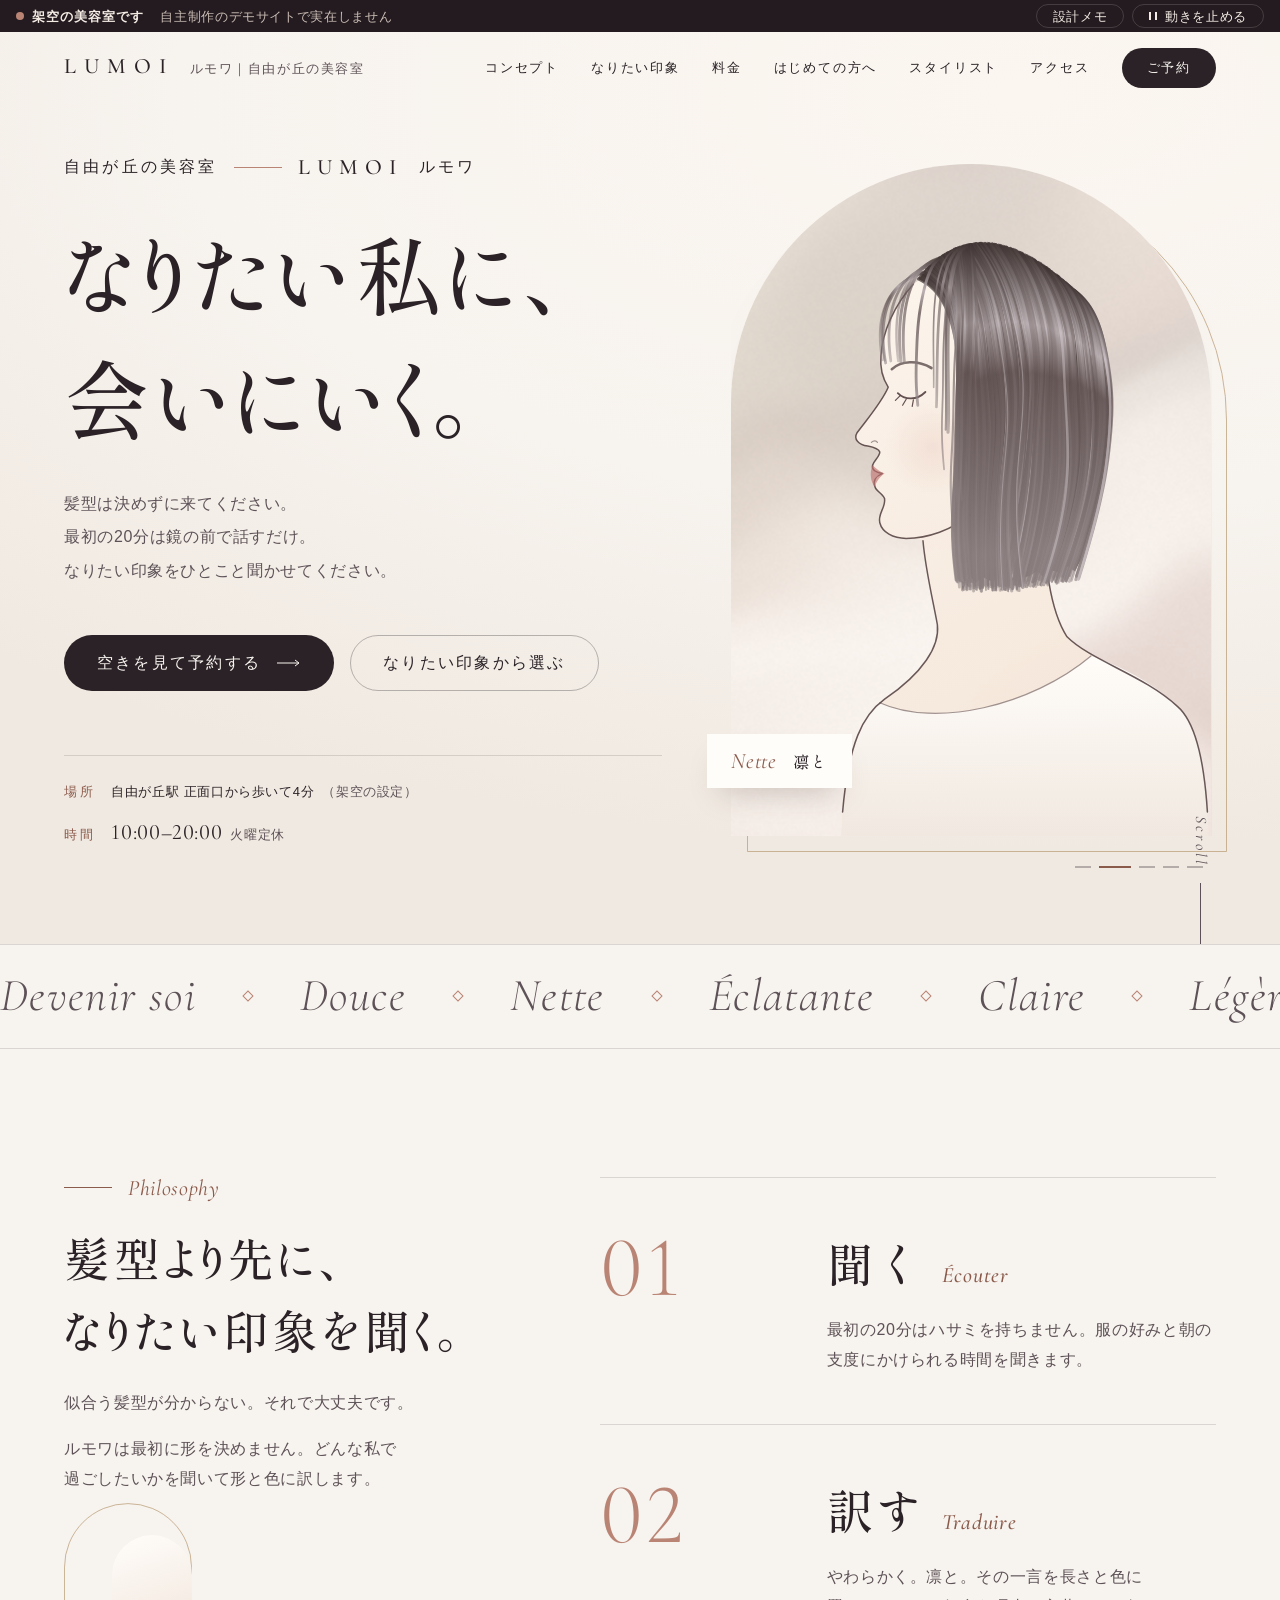
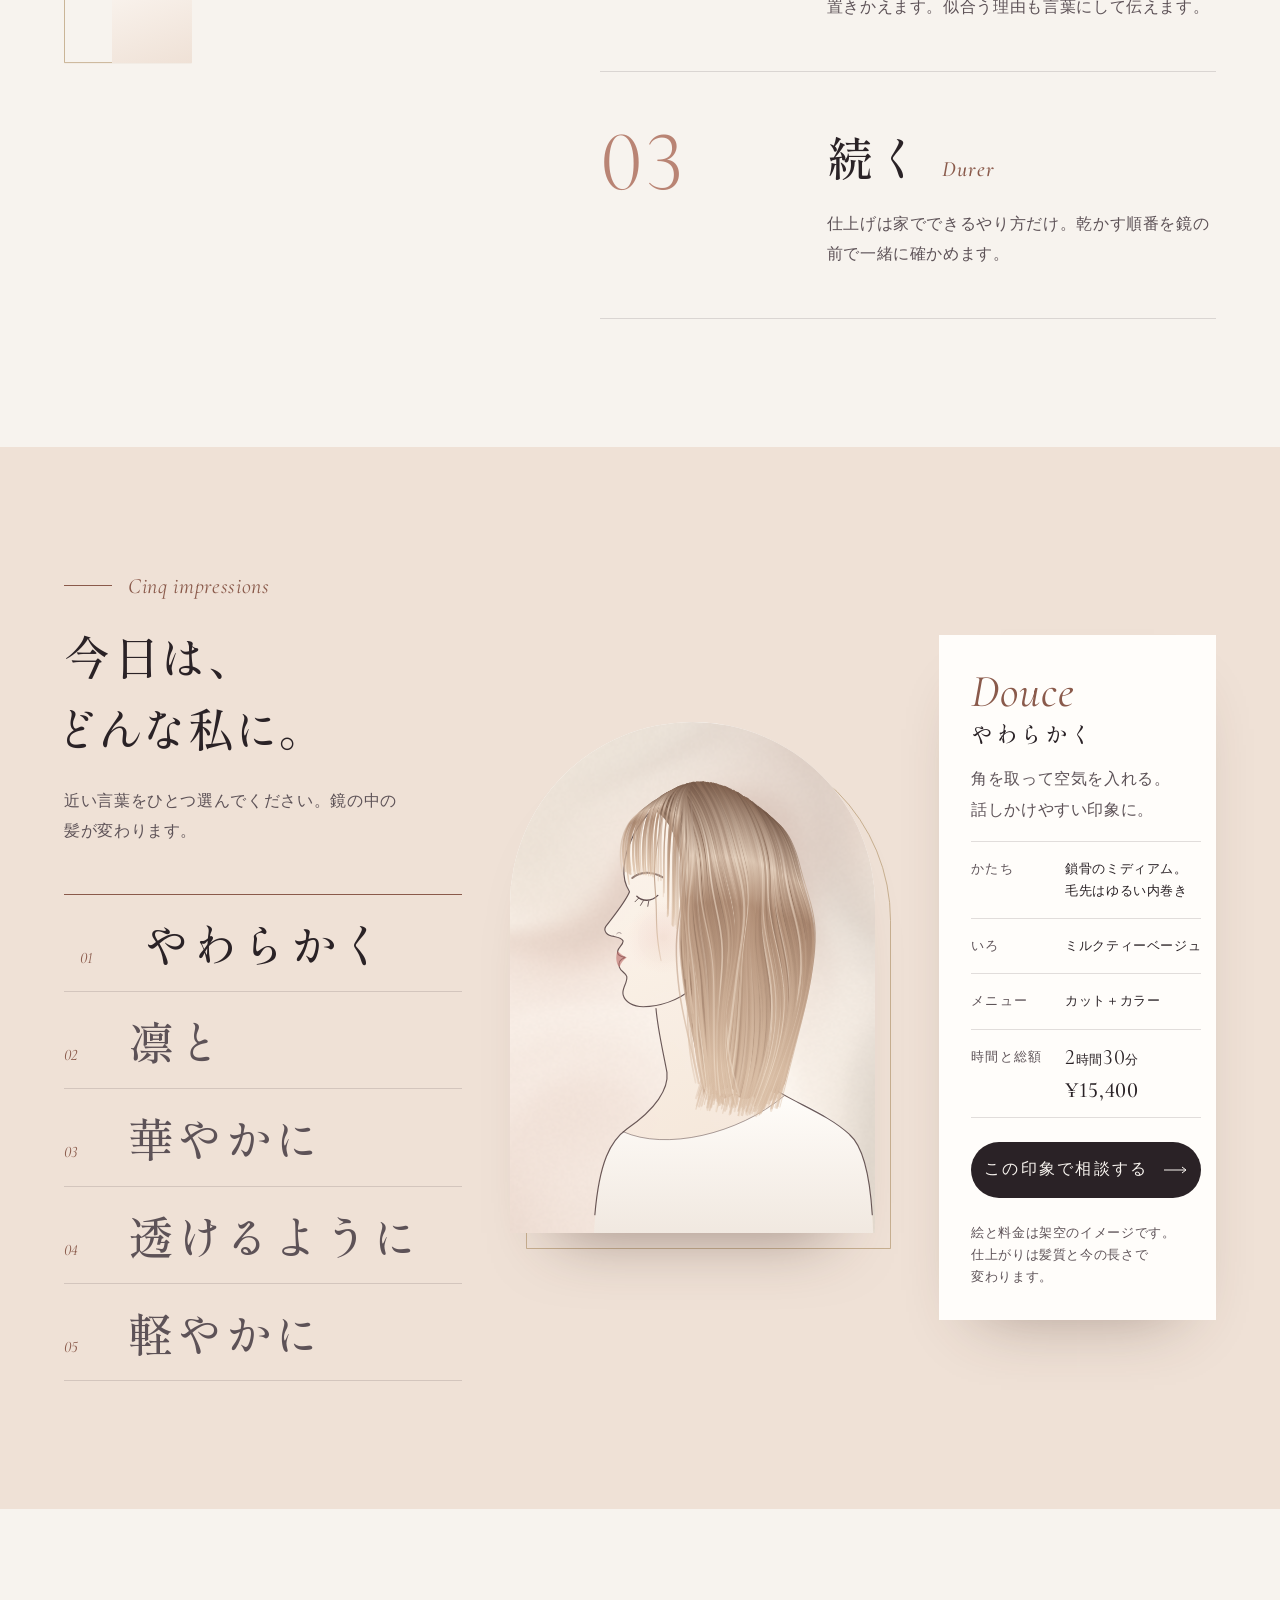
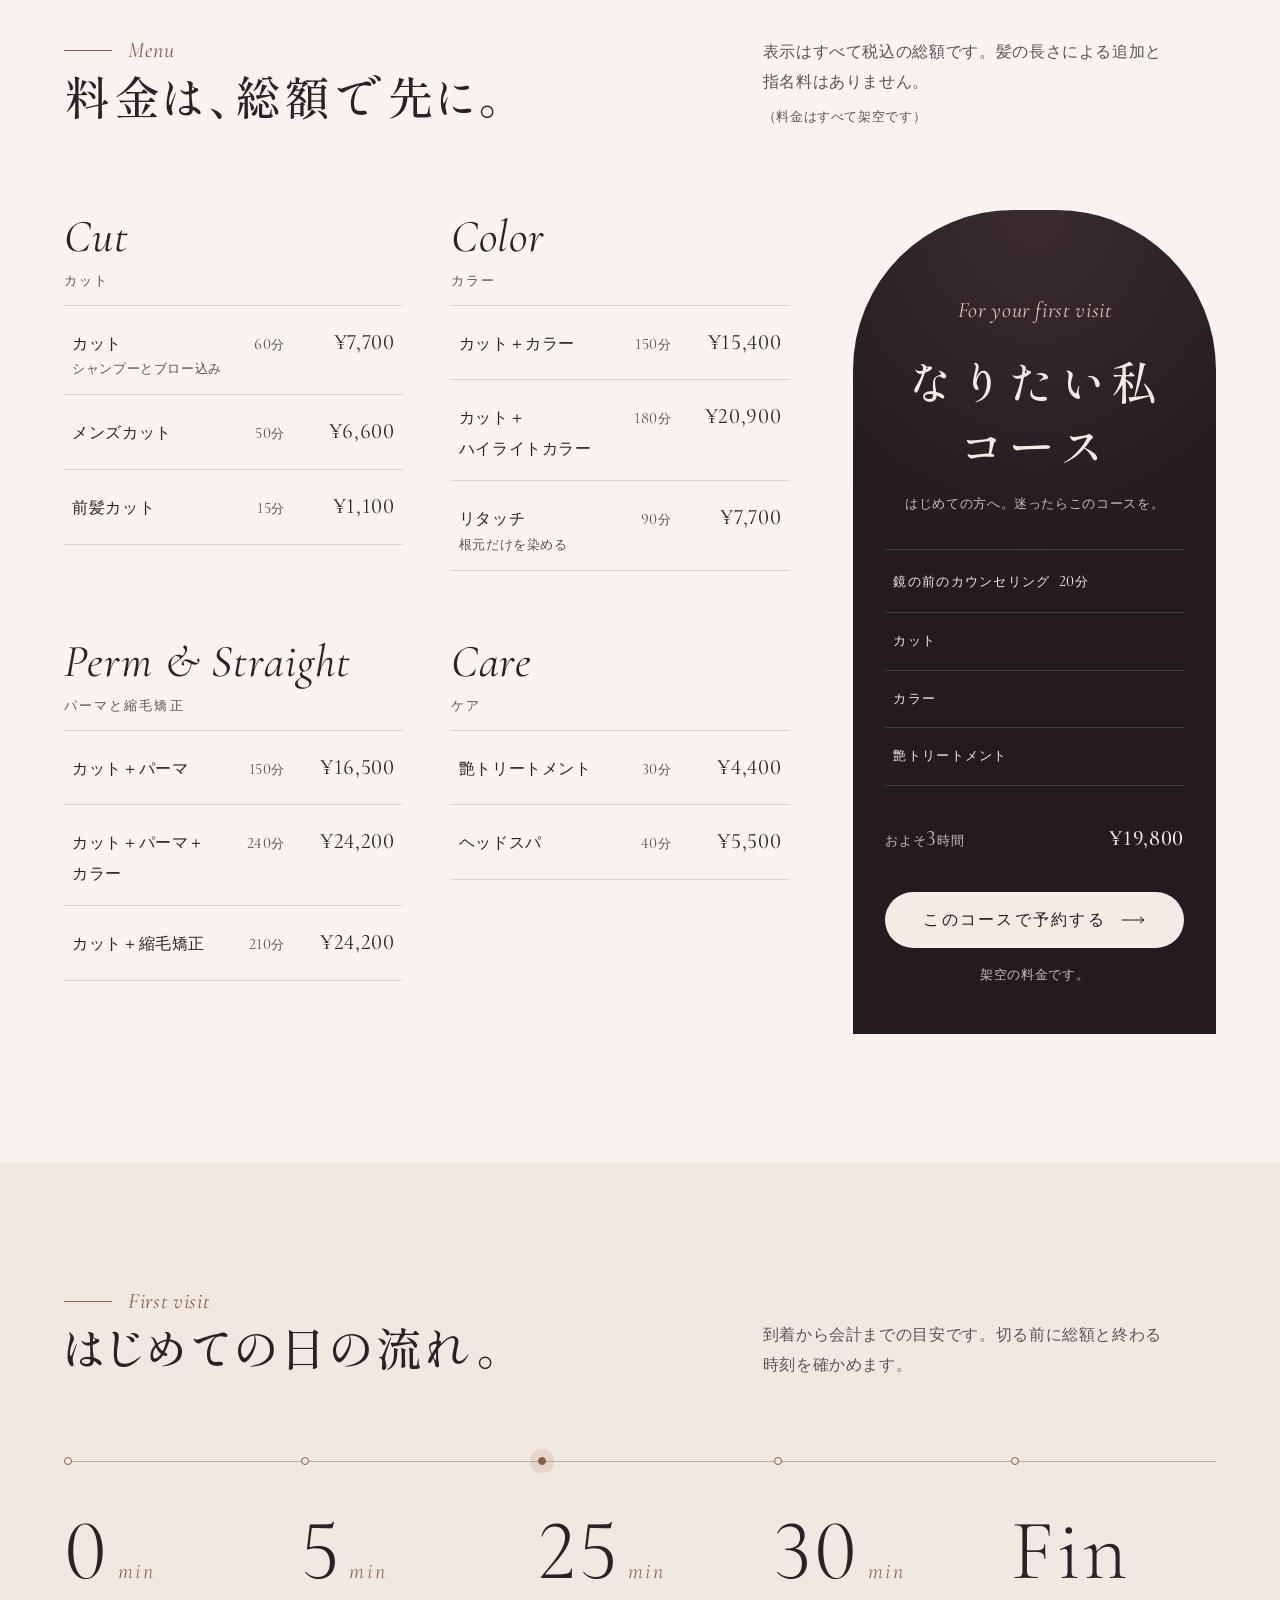
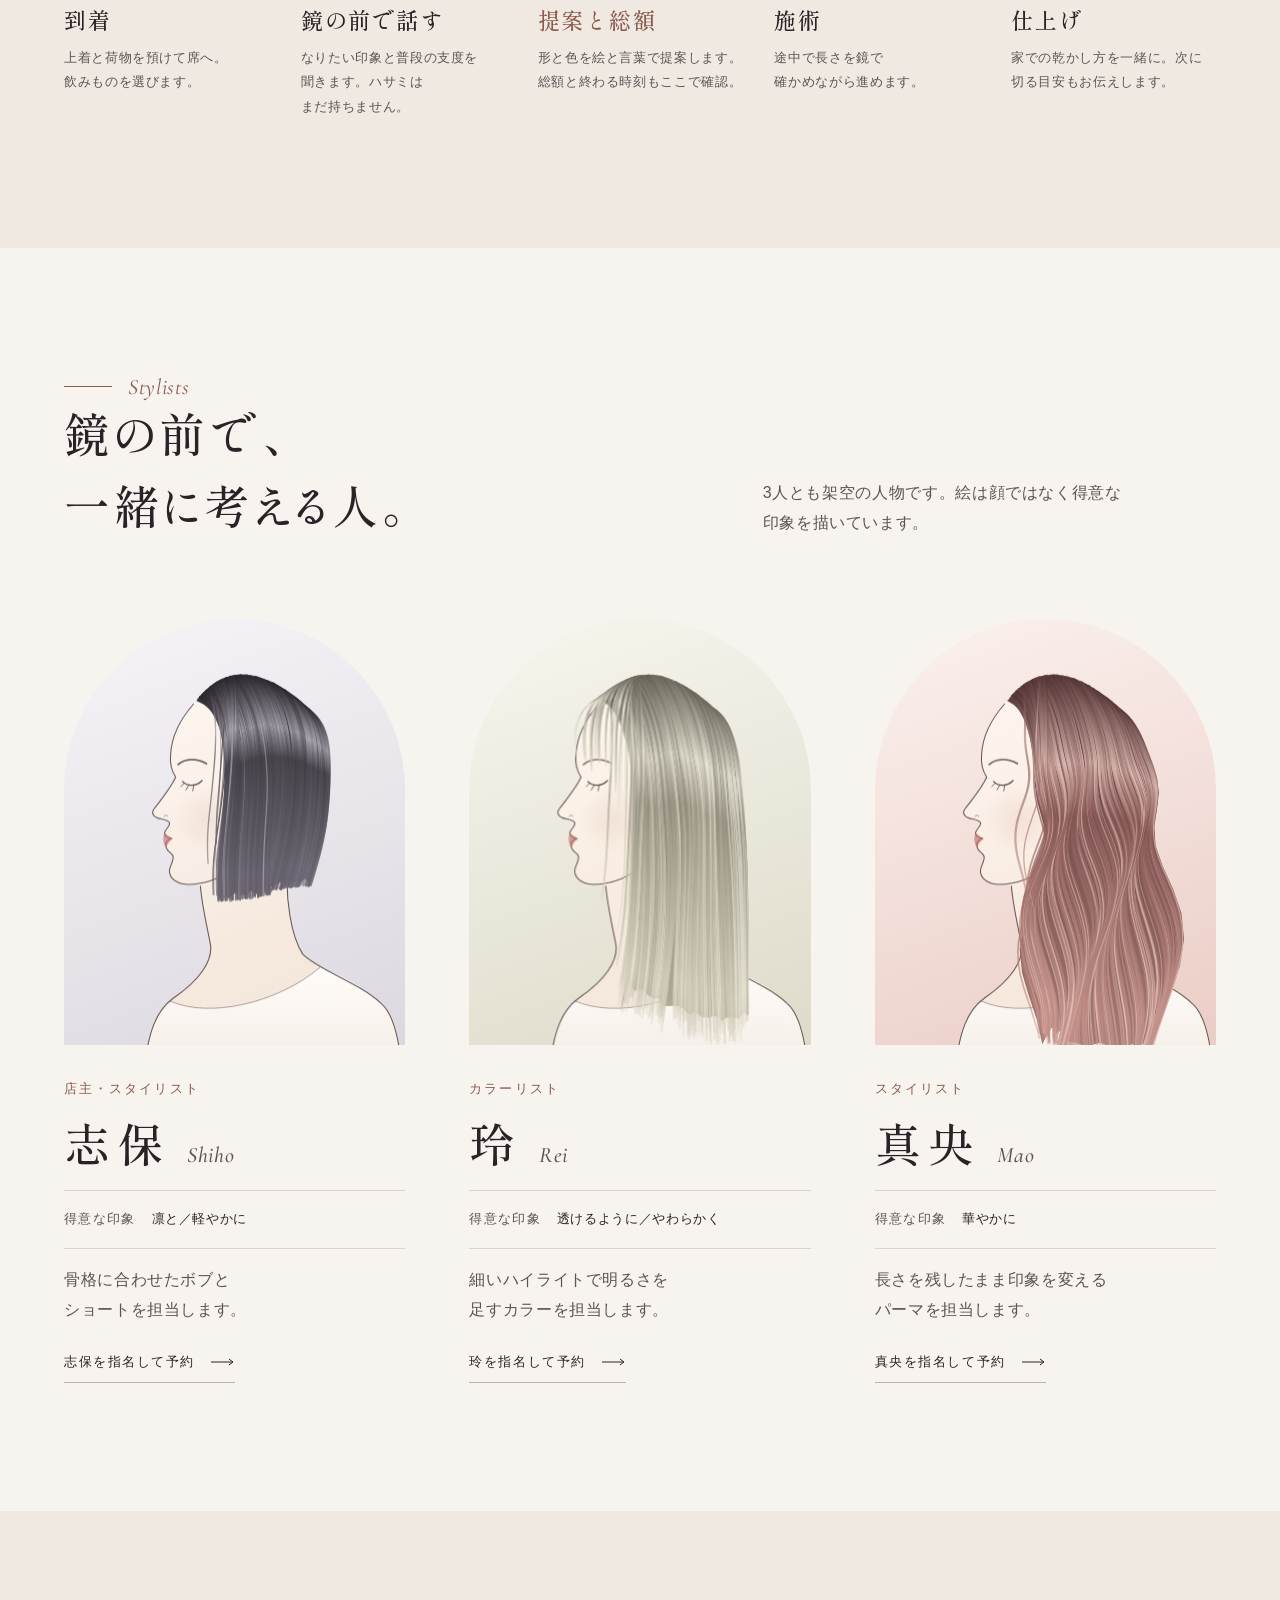
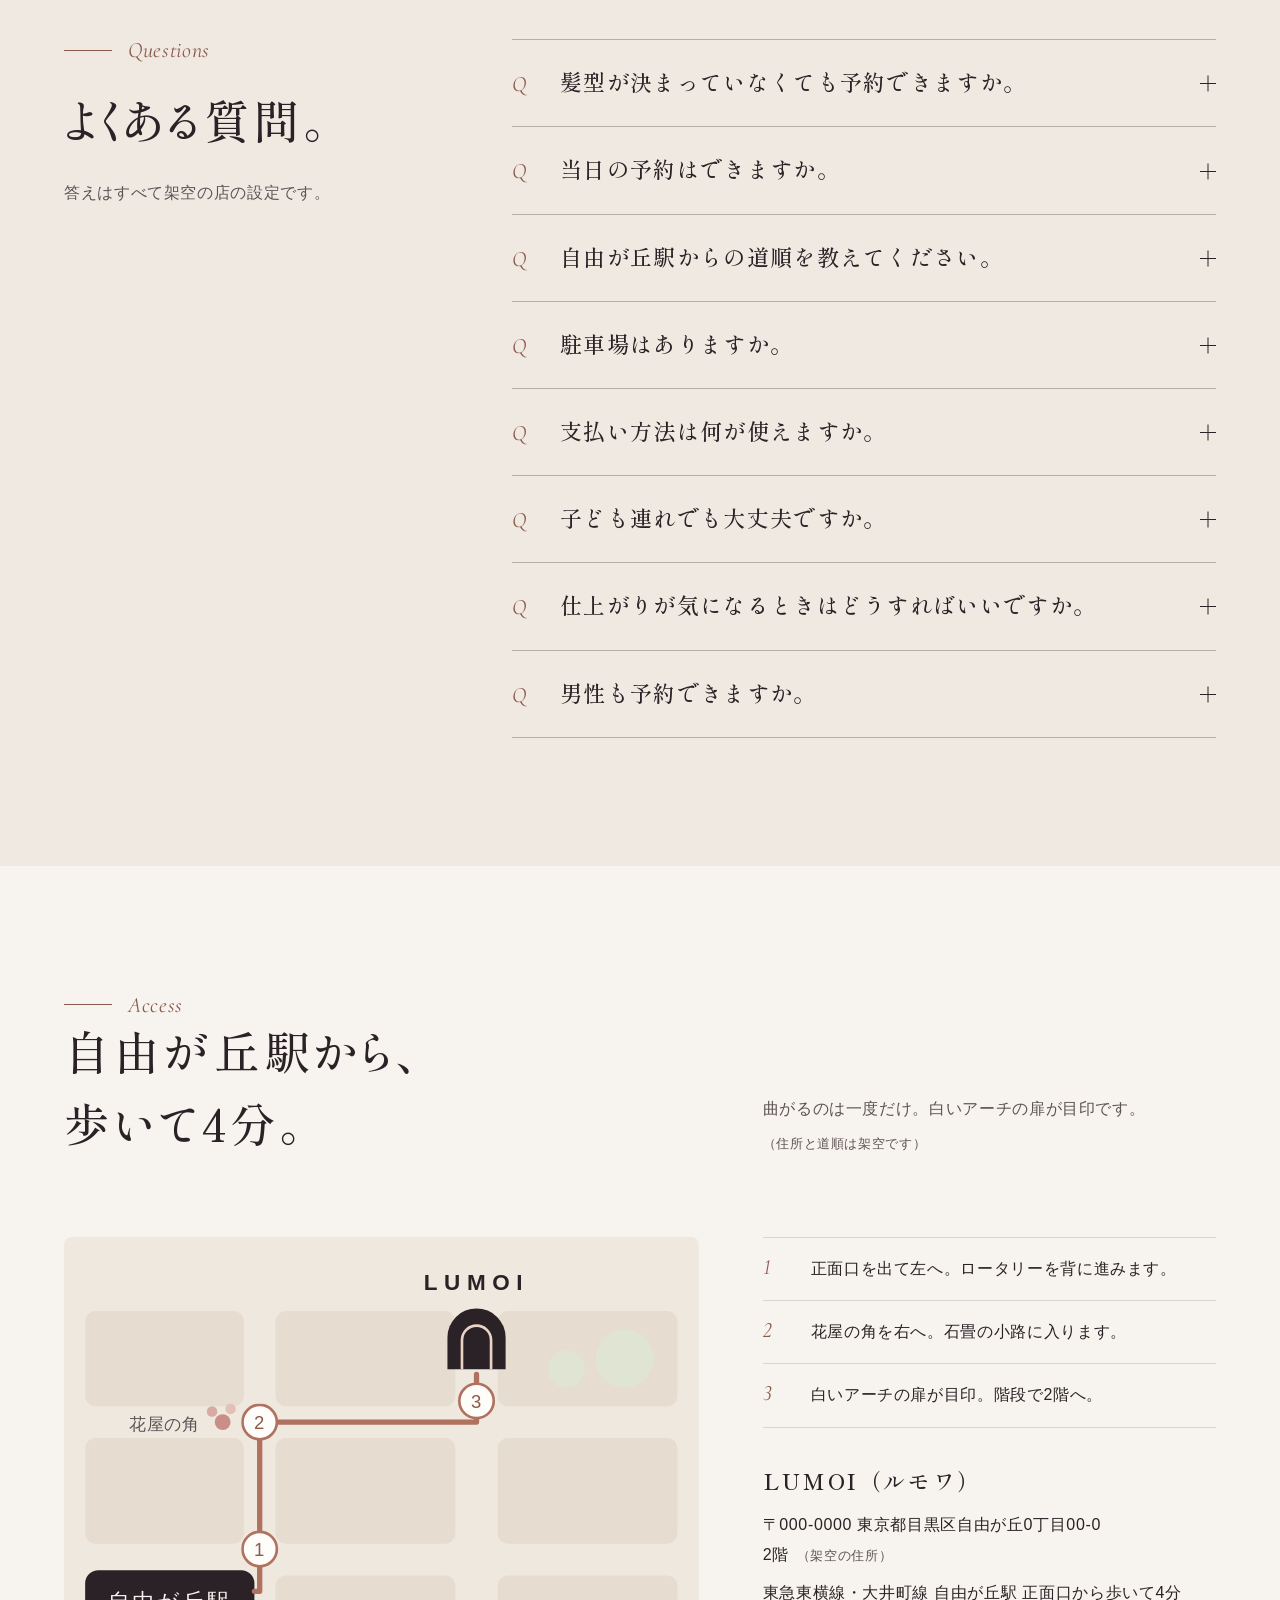
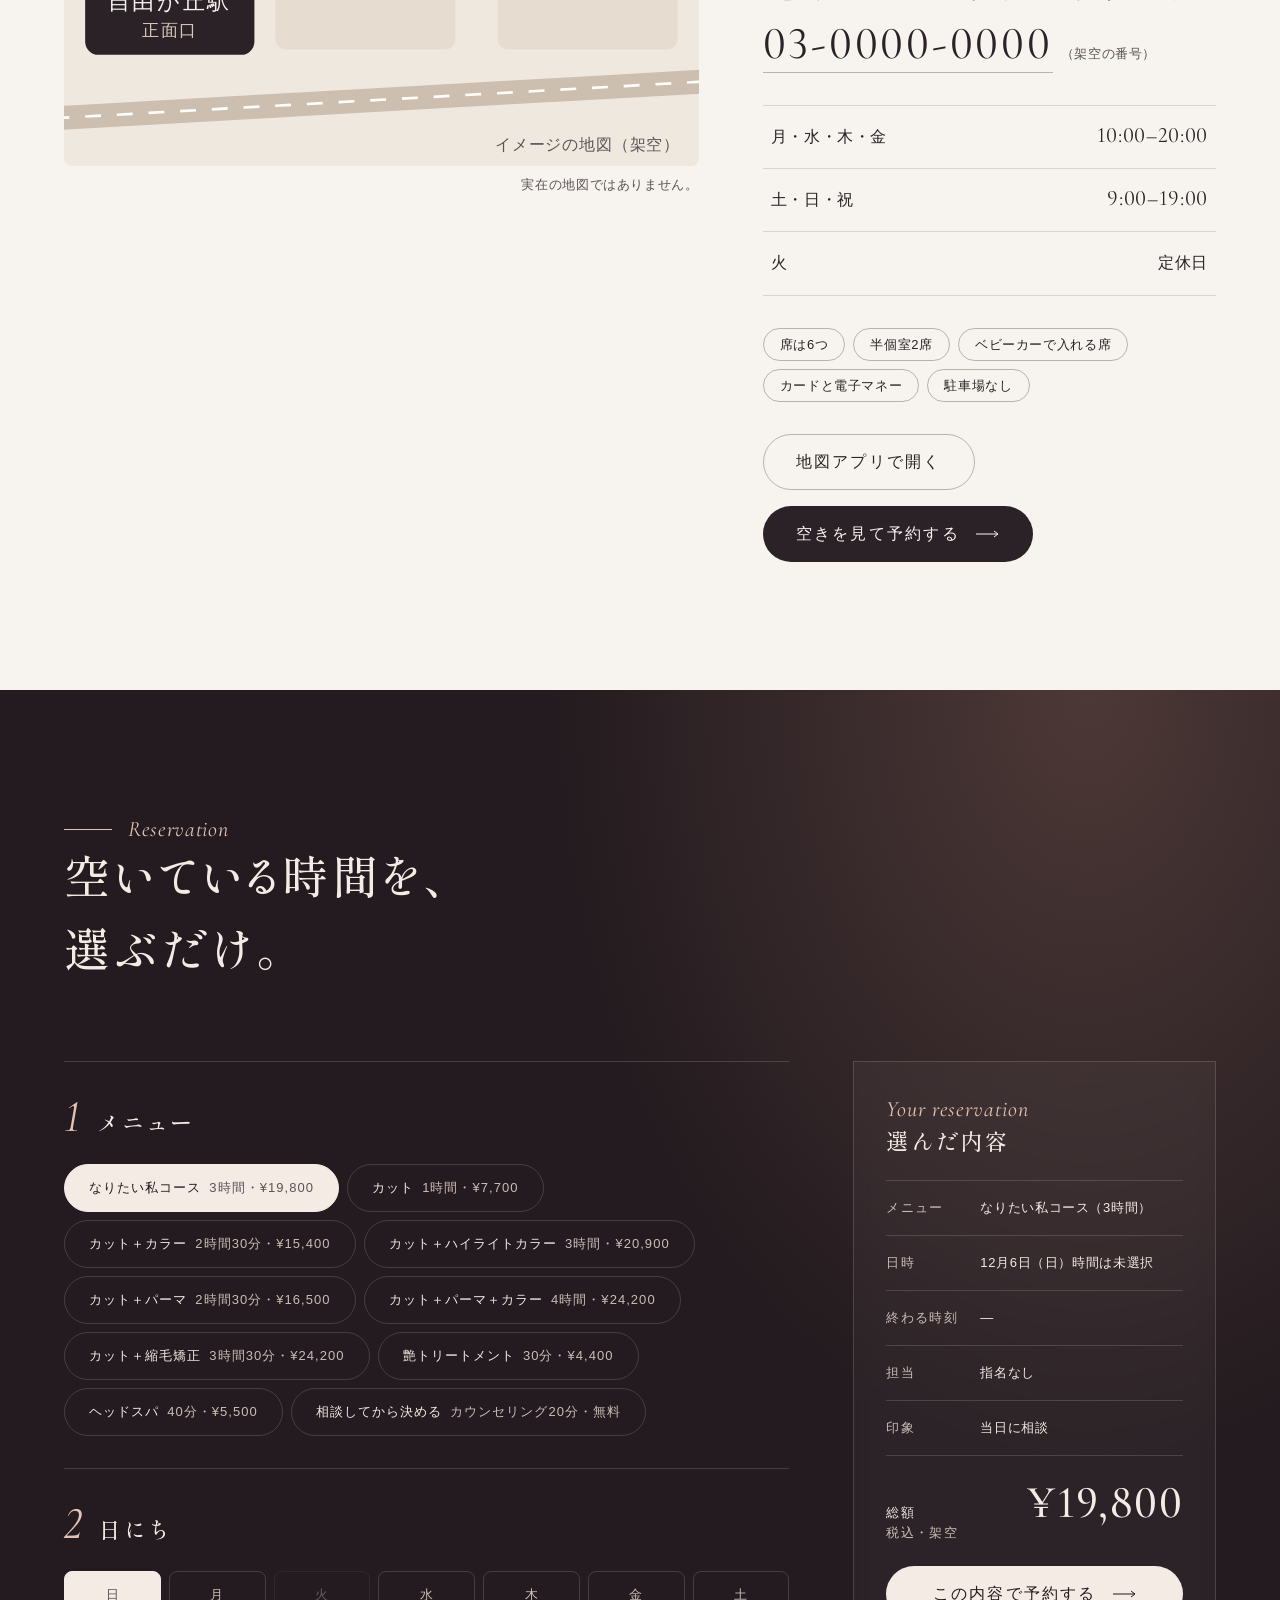
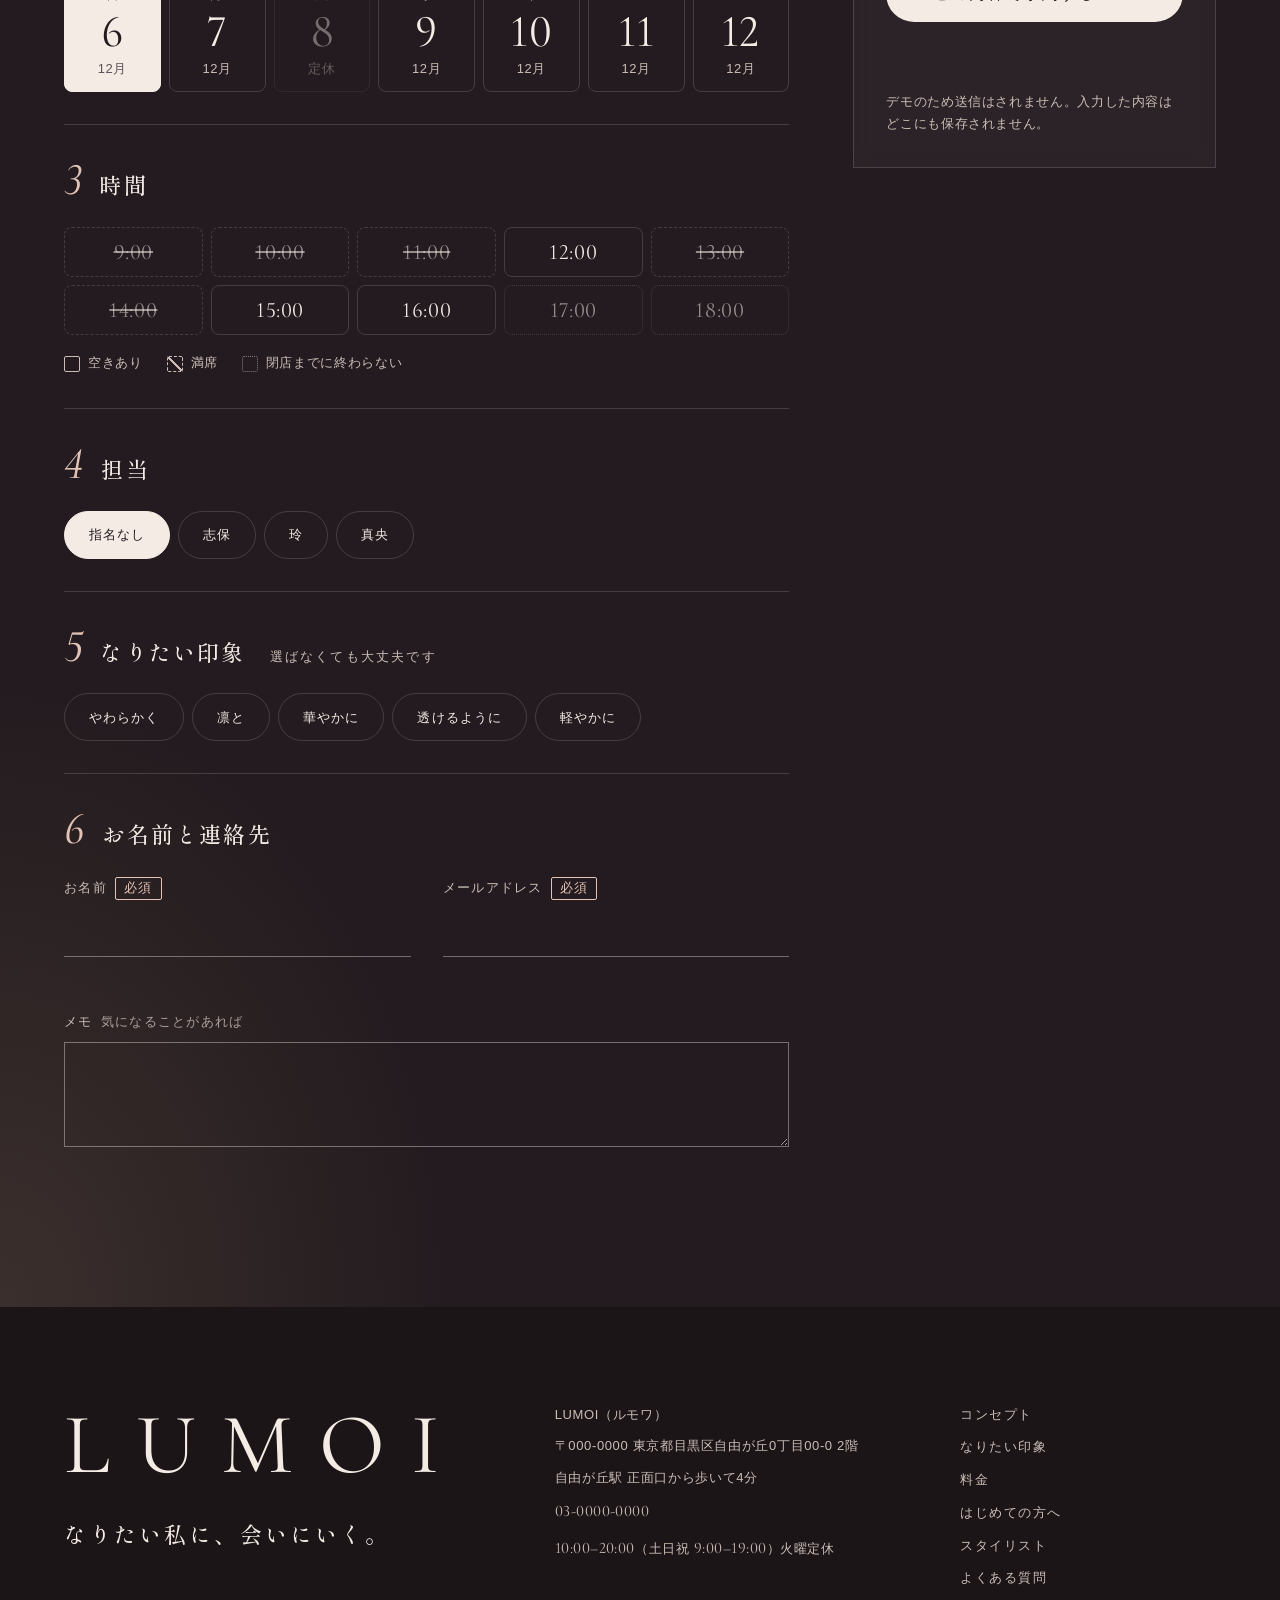
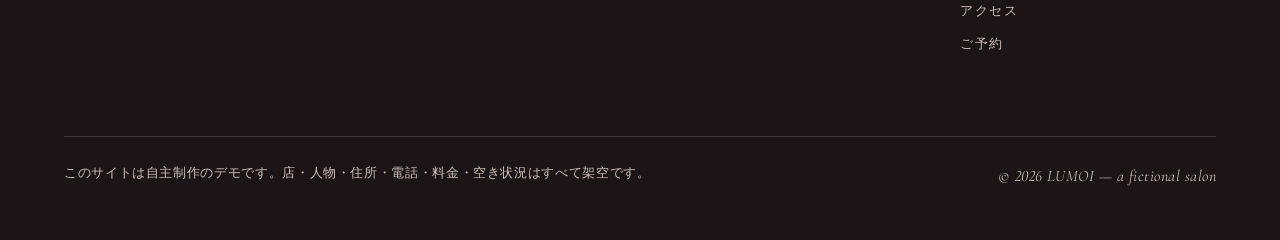
<file: lumoi/index.html>
<!doctype html>
<html lang="ja">
<head>
<meta charset="utf-8">
<meta name="viewport" content="width=device-width, initial-scale=1, viewport-fit=cover">
<title>自由が丘の美容室 LUMOI（ルモワ）｜なりたい私に会いにいくヘアサロン【架空のデモ】</title>
<meta name="description" content="自由が丘駅 正面口から歩いて4分の美容室 LUMOI（ルモワ）。髪型は決めずに来てください。最初の20分は鏡の前で話すだけ。なりたい印象をカットとカラーに訳します。※自主制作のデモサイトです。店・住所・料金はすべて架空です。">
<link rel="canonical" href="https://uverworld12th-prog.github.io/my-portfolio/lumoi/">
<meta name="robots" content="index,follow,max-image-preview:large">
<meta name="theme-color" content="#f7f3ee">
<meta name="format-detection" content="telephone=no">

<meta property="og:type" content="website">
<meta property="og:locale" content="ja_JP">
<meta property="og:site_name" content="LUMOI（ルモワ）｜自由が丘の美容室【架空のデモ】">
<meta property="og:title" content="なりたい私に、会いにいく。｜自由が丘の美容室 LUMOI（ルモワ）【架空のデモ】">
<meta property="og:description" content="髪型は決めずに来てください。最初の20分は鏡の前で話すだけ。自由が丘駅から歩いて4分という設定の架空の美容室です（自主制作のデモサイト）。">
<meta property="og:url" content="https://uverworld12th-prog.github.io/my-portfolio/lumoi/">
<meta property="og:image" content="https://uverworld12th-prog.github.io/my-portfolio/lumoi/ogp.png">
<meta property="og:image:width" content="1200">
<meta property="og:image:height" content="630">
<meta property="og:image:alt" content="アーチ形の鏡の中の横顔と「なりたい私に、会いにいく。」の文字。自由が丘の架空の美容室 LUMOI">
<meta name="twitter:card" content="summary_large_image">
<meta name="twitter:title" content="なりたい私に、会いにいく。｜自由が丘の美容室 LUMOI（ルモワ）【架空のデモ】">
<meta name="twitter:description" content="髪型は決めずに来てください。最初の20分は鏡の前で話すだけ。架空の美容室のデモサイトです。">
<meta name="twitter:image" content="https://uverworld12th-prog.github.io/my-portfolio/lumoi/ogp.png">

<link rel="icon" href="data:image/svg+xml,%3Csvg xmlns='http://www.w3.org/2000/svg' viewBox='0 0 64 64'%3E%3Crect width='64' height='64' rx='14' fill='%23231b1f'/%3E%3Cpath d='M18 52V30a14 14 0 0 1 28 0v22' fill='none' stroke='%23e9d3c4' stroke-width='3' stroke-linecap='round'/%3E%3Cpath d='M27 52V33a5 5 0 0 1 10 0v19' fill='none' stroke='%23b98474' stroke-width='3' stroke-linecap='round'/%3E%3C/svg%3E">
<link rel="apple-touch-icon" href="apple-touch-icon.png">
<link rel="stylesheet" href="css/style.css">
<script>
(function (d) {
  var c = 'js';
  try {
    var saved = sessionStorage.getItem('lumoi-motion');
    if (saved === 'off' || (saved !== 'on' && matchMedia('(prefers-reduced-motion: reduce)').matches)) c += ' is-still';
  } catch (e) {}
  d.className = c;
  /* 書体の先読み。パソコンのファイルを直接開いたとき（file:）は先読みができないので付けない */
  if (location.protocol !== 'file:') ['fonts/ShipporiMincho-Medium.subset.woff2', 'fonts/CormorantGaramond.subset.woff2'].forEach(function (h) {
    var l = document.createElement('link'); l.rel = 'preload'; l.as = 'font'; l.type = 'font/woff2'; l.crossOrigin = 'anonymous'; l.href = h; document.head.appendChild(l);
  });
})(document.documentElement);
</script>

<!-- 検索エンジン向けの店の情報（構造化データ）。店・住所・電話・料金はすべて架空の設定 -->
<script type="application/ld+json">
{
  "@context": "https://schema.org",
  "@graph": [
    {
      "@type": "HairSalon",
      "@id": "https://uverworld12th-prog.github.io/my-portfolio/lumoi/#salon",
      "name": "LUMOI（ルモワ）",
      "alternateName": ["ルモワ", "LUMOI 自由が丘"],
      "description": "自由が丘の美容室。髪型を決めずに来られる。最初の20分は鏡の前で話し、なりたい印象をカットとカラーに訳す。",
      "disambiguatingDescription": "自主制作のデモサイトに載せた架空の美容室。実在しません。住所・電話・料金・営業時間はすべて架空の設定です。",
      "url": "https://uverworld12th-prog.github.io/my-portfolio/lumoi/",
      "image": "https://uverworld12th-prog.github.io/my-portfolio/lumoi/ogp.png",
      "telephone": "+81-3-0000-0000",
      "priceRange": "¥4,400〜¥24,200",
      "currenciesAccepted": "JPY",
      "paymentAccepted": "現金, クレジットカード, 電子マネー",
      "address": {
        "@type": "PostalAddress",
        "postalCode": "000-0000",
        "addressCountry": "JP",
        "addressRegion": "東京都",
        "addressLocality": "目黒区",
        "streetAddress": "自由が丘0丁目00-0 2階"
      },
      "geo": { "@type": "GeoCoordinates", "latitude": 35.607, "longitude": 139.669 },
      "areaServed": { "@type": "Place", "name": "自由が丘" },
      "openingHoursSpecification": [
        { "@type": "OpeningHoursSpecification", "dayOfWeek": ["Monday", "Wednesday", "Thursday", "Friday"], "opens": "10:00", "closes": "20:00" },
        { "@type": "OpeningHoursSpecification", "dayOfWeek": ["Saturday", "Sunday", "PublicHolidays"], "opens": "09:00", "closes": "19:00" }
      ],
      "hasOfferCatalog": {
        "@type": "OfferCatalog",
        "name": "メニューと料金（税込の総額）",
        "itemListElement": [
          { "@type": "Offer", "price": "7700", "priceCurrency": "JPY", "itemOffered": { "@type": "Service", "name": "カット" } },
          { "@type": "Offer", "price": "15400", "priceCurrency": "JPY", "itemOffered": { "@type": "Service", "name": "カット＋カラー" } },
          { "@type": "Offer", "price": "16500", "priceCurrency": "JPY", "itemOffered": { "@type": "Service", "name": "カット＋パーマ" } },
          { "@type": "Offer", "price": "20900", "priceCurrency": "JPY", "itemOffered": { "@type": "Service", "name": "カット＋ハイライトカラー" } },
          { "@type": "Offer", "price": "24200", "priceCurrency": "JPY", "itemOffered": { "@type": "Service", "name": "カット＋縮毛矯正" } },
          { "@type": "Offer", "price": "19800", "priceCurrency": "JPY", "itemOffered": { "@type": "Service", "name": "なりたい私コース（カウンセリング＋カット＋カラー＋艶トリートメント）" } },
          { "@type": "Offer", "price": "4400", "priceCurrency": "JPY", "itemOffered": { "@type": "Service", "name": "艶トリートメント" } },
          { "@type": "Offer", "price": "5500", "priceCurrency": "JPY", "itemOffered": { "@type": "Service", "name": "ヘッドスパ" } }
        ]
      },
      "potentialAction": {
        "@type": "ReserveAction",
        "target": "https://uverworld12th-prog.github.io/my-portfolio/lumoi/#reserve",
        "name": "空いている時間を選んで予約する（デモ）"
      }
    },
    {
      "@type": "WebSite",
      "@id": "https://uverworld12th-prog.github.io/my-portfolio/lumoi/#website",
      "url": "https://uverworld12th-prog.github.io/my-portfolio/lumoi/",
      "name": "LUMOI（ルモワ）｜自由が丘の美容室【架空のデモ】",
      "inLanguage": "ja"
    },
    {
      "@type": "WebPage",
      "@id": "https://uverworld12th-prog.github.io/my-portfolio/lumoi/#webpage",
      "url": "https://uverworld12th-prog.github.io/my-portfolio/lumoi/",
      "name": "自由が丘の美容室 LUMOI（ルモワ）｜なりたい私に会いにいくヘアサロン【架空のデモ】",
      "isPartOf": { "@id": "https://uverworld12th-prog.github.io/my-portfolio/lumoi/#website" },
      "about": { "@id": "https://uverworld12th-prog.github.io/my-portfolio/lumoi/#salon" },
      "primaryImageOfPage": "https://uverworld12th-prog.github.io/my-portfolio/lumoi/ogp.png",
      "inLanguage": "ja"
    },
    {
      "@type": "FAQPage",
      "@id": "https://uverworld12th-prog.github.io/my-portfolio/lumoi/#faqpage",
      "mainEntity": [
        { "@type": "Question", "name": "髪型が決まっていなくても予約できますか。", "acceptedAnswer": { "@type": "Answer", "text": "はい。髪型は決めずに来てください。最初の20分で一緒に決めます。" } },
        { "@type": "Question", "name": "当日の予約はできますか。", "acceptedAnswer": { "@type": "Answer", "text": "空きがあれば当日も予約できます。このページの予約欄で空いている時間を確かめられます。" } },
        { "@type": "Question", "name": "自由が丘駅からの道順を教えてください。", "acceptedAnswer": { "@type": "Answer", "text": "正面口を出て歩いて4分です。道順はアクセスの章に3行でまとめています。" } },
        { "@type": "Question", "name": "駐車場はありますか。", "acceptedAnswer": { "@type": "Answer", "text": "専用の駐車場はありません。近くのコインパーキングをご利用ください。" } },
        { "@type": "Question", "name": "支払い方法は何が使えますか。", "acceptedAnswer": { "@type": "Answer", "text": "現金とクレジットカードと主な電子マネーが使えます。" } },
        { "@type": "Question", "name": "子ども連れでも大丈夫ですか。", "acceptedAnswer": { "@type": "Answer", "text": "大丈夫です。ベビーカーのまま入れる席が1つあります。予約のメモに書いてください。" } },
        { "@type": "Question", "name": "仕上がりが気になるときはどうすればいいですか。", "acceptedAnswer": { "@type": "Answer", "text": "10日以内なら無料で整え直します。遠慮なく連絡してください。" } },
        { "@type": "Question", "name": "男性も予約できますか。", "acceptedAnswer": { "@type": "Answer", "text": "できます。メンズカットのメニューがあります。" } }
      ]
    }
  ]
}
</script>
</head>
<body>
<a class="skip" href="#main">本文へ進む</a>

<!-- 架空の明記（常に表示） -->
<div class="notice" role="region" aria-label="このサイトについて">
  <p class="notice__text"><span class="notice__dot" aria-hidden="true"></span><strong>架空の美容室です</strong><span class="notice__sub">自主制作のデモサイトで実在しません</span></p>
  <div class="notice__tools">
    <button type="button" class="notice__btn" id="memoOpen" aria-haspopup="dialog" aria-controls="memo">設計メモ</button>
    <button type="button" class="notice__btn" id="motionToggle" aria-pressed="false"><span class="notice__icon" aria-hidden="true"></span><span id="motionLabel">動きを止める</span></button>
  </div>
</div>

<header class="hd" id="hd">
  <a class="hd__logo" href="#top" aria-label="LUMOI ルモワ｜自由が丘の美容室 ページの先頭へ">
    <span class="hd__mark">LUMOI</span>
    <span class="hd__kana">ルモワ｜自由が丘の美容室</span>
  </a>
  <nav class="hd__nav" aria-label="ページ内の移動"><ul id="navPc"></ul></nav>
  <a class="btn btn--sm hd__cta" href="#reserve">ご予約</a>
  <button type="button" class="hd__menu" id="menuToggle" aria-expanded="false" aria-controls="drawer"><span class="hd__menu-lines" aria-hidden="true"></span><span class="hd__menu-label">メニュー</span></button>
</header>

<div class="drawer" id="drawer" hidden>
  <nav aria-label="メニュー"><ul id="navSp"></ul></nav>
  <p class="drawer__note">自由が丘駅 正面口から歩いて4分（架空の設定）</p>
</div>

<main id="main">

<!-- ============ 最初の画面 ============ -->
<section class="hero" id="top" aria-labelledby="heroTitle">
  <div class="hero__in">
    <div class="hero__text">
      <h1 class="hero__title" id="heroTitle">
        <span class="hero__eyebrow"><span>自由が丘の美容室</span><i aria-hidden="true"></i><span class="la">LUMOI</span><span>ルモワ</span></span>
        <span class="hero__copy"><span class="ln"><span>なりたい私に、</span></span><span class="ln"><span>会いにいく。</span></span></span>
      </h1>
      <p class="hero__lead">髪型は決めずに来てください。<br>最初の20分は鏡の前で話すだけ。<br>なりたい印象をひとこと聞かせてください。</p>
      <div class="hero__cta">
        <a class="btn btn--primary" href="#reserve"><span>空きを見て予約する</span><svg class="arr" viewBox="0 0 24 8" aria-hidden="true"><path d="M0 4h22M18 1l4 3-4 3"/></svg></a>
        <a class="btn btn--ghost" href="#visage"><span>なりたい印象から選ぶ</span></a>
      </div>
      <dl class="hero__info">
        <div><dt>場所</dt><dd>自由が丘駅 正面口から歩いて4分<small>（架空の設定）</small></dd></div>
        <div><dt>時間</dt><dd><span class="la num">10:00–20:00</span><small>火曜定休</small></dd></div>
      </dl>
    </div>

    <div class="hero__mirror">
      <div class="mirror" id="heroMirror">
        <div class="mirror__frame" aria-hidden="true"></div>
        <div class="mirror__glass">
          <canvas class="mirror__silk" id="heroSilk" aria-hidden="true"></canvas>
          <canvas class="mirror__fig" id="heroFig" role="img" aria-label="アーチ形の鏡に映る横顔の絵。髪の長さと色が5つの印象へ順に変わります"></canvas>
          <span class="mirror__glint" aria-hidden="true"></span>
        </div>
        <p class="mirror__cap" aria-hidden="true"><span class="mirror__fr la" id="heroFr">Douce</span><span class="mirror__jp" id="heroJp">やわらかく</span></p>
        <ol class="mirror__dots" id="heroDots" aria-hidden="true"><li class="is-on"></li><li></li><li></li><li></li><li></li></ol>
      </div>
    </div>
  </div>
  <a class="hero__scroll la" href="#concept" aria-label="Scroll 次の章へ"><span>Scroll</span></a>
</section>

<!-- ============ 流れる言葉 ============ -->
<div class="ticker" aria-hidden="true">
  <div class="ticker__row la">
    <span>Devenir soi</span><i></i><span>Douce</span><i></i><span>Nette</span><i></i><span>Éclatante</span><i></i><span>Claire</span><i></i><span>Légère</span><i></i>
    <span>Devenir soi</span><i></i><span>Douce</span><i></i><span>Nette</span><i></i><span>Éclatante</span><i></i><span>Claire</span><i></i><span>Légère</span><i></i>
  </div>
</div>

<!-- ============ コンセプト ============ -->
<section class="sec concept" id="concept" aria-labelledby="conceptTitle">
  <div class="wrap concept__grid">
    <header class="sec__head concept__head">
      <p class="eyebrow la" data-reveal><span>Philosophy</span></p>
      <h2 class="h2" id="conceptTitle" data-lines><span class="ln"><span>髪型より先に、</span></span><span class="ln"><span>なりたい印象を聞く。</span></span></h2>
      <div class="concept__body" data-reveal>
        <p>似合う髪型が分からない。それで大丈夫です。</p>
        <p>ルモワは最初に形を決めません。どんな私で過ごしたいかを聞いて形と色に訳します。</p>
      </div>
      <div class="concept__arch" aria-hidden="true" data-parallax="0.08"><span></span><span></span></div>
    </header>
    <ol class="concept__list">
      <li class="step" data-reveal>
        <span class="step__no la" aria-hidden="true">01</span>
        <div><h3 class="h3">聞く<small class="la">Écouter</small></h3>
        <p>最初の20分はハサミを持ちません。服の好みと朝の支度にかけられる時間を聞きます。</p></div>
      </li>
      <li class="step" data-reveal>
        <span class="step__no la" aria-hidden="true">02</span>
        <div><h3 class="h3">訳す<small class="la">Traduire</small></h3>
        <p>やわらかく。凛と。その一言を長さと色に置きかえます。似合う理由も言葉にして伝えます。</p></div>
      </li>
      <li class="step" data-reveal>
        <span class="step__no la" aria-hidden="true">03</span>
        <div><h3 class="h3">続く<small class="la">Durer</small></h3>
        <p>仕上げは家でできるやり方だけ。乾かす順番を鏡の前で一緒に確かめます。</p></div>
      </li>
    </ol>
  </div>
</section>

<!-- ============ なりたい印象 ============ -->
<section class="sec visage" id="visage" aria-labelledby="visageTitle" data-style="douce">
  <div class="wrap visage__grid">
    <header class="sec__head visage__head">
      <p class="eyebrow la" data-reveal><span>Cinq impressions</span></p>
      <h2 class="h2" id="visageTitle" data-lines><span class="ln"><span>今日は、</span></span><span class="ln"><span>どんな私に。</span></span></h2>
      <p class="lead" data-reveal>近い言葉をひとつ選んでください。鏡の中の髪が変わります。</p>
    </header>

    <div class="visage__list" role="radiogroup" aria-labelledby="visageTitle" id="visageList" data-reveal>
      <button type="button" role="radio" aria-checked="true" class="imp is-on" data-style="douce"><span class="imp__no la">01</span><span class="imp__jp">やわらかく</span><span class="imp__fr la">Douce</span></button>
      <button type="button" role="radio" aria-checked="false" class="imp" data-style="nette" tabindex="-1"><span class="imp__no la">02</span><span class="imp__jp">凛と</span><span class="imp__fr la">Nette</span></button>
      <button type="button" role="radio" aria-checked="false" class="imp" data-style="eclat" tabindex="-1"><span class="imp__no la">03</span><span class="imp__jp">華やかに</span><span class="imp__fr la">Éclatante</span></button>
      <button type="button" role="radio" aria-checked="false" class="imp" data-style="claire" tabindex="-1"><span class="imp__no la">04</span><span class="imp__jp">透けるように</span><span class="imp__fr la">Claire</span></button>
      <button type="button" role="radio" aria-checked="false" class="imp" data-style="legere" tabindex="-1"><span class="imp__no la">05</span><span class="imp__jp">軽やかに</span><span class="imp__fr la">Légère</span></button>
    </div>

    <div class="visage__stage" data-reveal>
      <div class="mirror mirror--lg">
        <div class="mirror__frame" aria-hidden="true"></div>
        <div class="mirror__glass">
          <canvas class="mirror__silk" id="visageSilk" aria-hidden="true"></canvas>
          <canvas class="mirror__fig" id="visageFig" role="img" aria-label="選んだ印象の髪型と色を映す横顔の絵"></canvas>
          <span class="mirror__glint" aria-hidden="true"></span>
        </div>
      </div>
    </div>

    <div class="visage__card" id="visageCard" aria-live="polite" data-reveal>
      <article class="prop is-on" data-style="douce">
        <h3 class="prop__title"><span class="la">Douce</span>やわらかく</h3>
        <p class="prop__copy">角を取って空気を入れる。話しかけやすい印象に。</p>
        <dl class="prop__spec">
          <div><dt>かたち</dt><dd>鎖骨のミディアム。毛先はゆるい内巻き</dd></div>
          <div><dt>いろ</dt><dd>ミルクティーベージュ</dd></div>
          <div><dt>メニュー</dt><dd>カット＋カラー</dd></div>
          <div><dt>時間と総額</dt><dd><span class="la num">2</span>時間<span class="la num">30</span>分<b class="la num">¥15,400</b></dd></div>
        </dl>
      </article>
      <article class="prop" data-style="nette" hidden>
        <h3 class="prop__title"><span class="la">Nette</span>凛と</h3>
        <p class="prop__copy">線をそろえて艶を出す。仕事の日に背すじが伸びる形。</p>
        <dl class="prop__spec">
          <div><dt>かたち</dt><dd>あごのラインで切りそろえたボブ</dd></div>
          <div><dt>いろ</dt><dd>ダークアッシュ</dd></div>
          <div><dt>メニュー</dt><dd>なりたい私コース</dd></div>
          <div><dt>時間と総額</dt><dd><span class="la num">3</span>時間<b class="la num">¥19,800</b></dd></div>
        </dl>
      </article>
      <article class="prop" data-style="eclat" hidden>
        <h3 class="prop__title"><span class="la">Éclatante</span>華やかに</h3>
        <p class="prop__copy">大きな波で光を拾う。写真に残したい日の髪。</p>
        <dl class="prop__spec">
          <div><dt>かたち</dt><dd>ロング。大きめのウェーブ</dd></div>
          <div><dt>いろ</dt><dd>ローズブラウン</dd></div>
          <div><dt>メニュー</dt><dd>カット＋パーマ＋カラー</dd></div>
          <div><dt>時間と総額</dt><dd><span class="la num">4</span>時間<b class="la num">¥24,200</b></dd></div>
        </dl>
      </article>
      <article class="prop" data-style="claire" hidden>
        <h3 class="prop__title"><span class="la">Claire</span>透けるように</h3>
        <p class="prop__copy">細い筋で明るさを足す。重さを抜いて光を通す。</p>
        <dl class="prop__spec">
          <div><dt>かたち</dt><dd>ロングレイヤー。毛先は軽く</dd></div>
          <div><dt>いろ</dt><dd>オリーブグレージュと細いハイライト</dd></div>
          <div><dt>メニュー</dt><dd>カット＋ハイライトカラー</dd></div>
          <div><dt>時間と総額</dt><dd><span class="la num">3</span>時間<b class="la num">¥20,900</b></dd></div>
        </dl>
      </article>
      <article class="prop" data-style="legere" hidden>
        <h3 class="prop__title"><span class="la">Légère</span>軽やかに</h3>
        <p class="prop__copy">襟足を締めて首を見せる。朝の支度が短くなる形。</p>
        <dl class="prop__spec">
          <div><dt>かたち</dt><dd>ショートボブ。前髪は横へ流す</dd></div>
          <div><dt>いろ</dt><dd>ハニーベージュ</dd></div>
          <div><dt>メニュー</dt><dd>カット＋カラー</dd></div>
          <div><dt>時間と総額</dt><dd><span class="la num">2</span>時間<span class="la num">30</span>分<b class="la num">¥15,400</b></dd></div>
        </dl>
      </article>
      <a class="btn btn--primary btn--block" href="#reserve" id="visageReserve"><span>この印象で相談する</span><svg class="arr" viewBox="0 0 24 8" aria-hidden="true"><path d="M0 4h22M18 1l4 3-4 3"/></svg></a>
      <p class="note">絵と料金は架空のイメージです。<br>仕上がりは髪質と今の長さで変わります。</p>
    </div>
  </div>
</section>

<!-- ============ 料金 ============ -->
<section class="sec menu" id="menu" aria-labelledby="menuTitle">
  <div class="wrap">
    <header class="sec__head sec__head--row">
      <div>
        <p class="eyebrow la" data-reveal><span>Menu</span></p>
        <h2 class="h2" id="menuTitle" data-lines><span class="ln"><span>料金は、総額で先に。</span></span></h2>
      </div>
      <p class="lead" data-reveal>表示はすべて税込の総額です。髪の長さによる追加と指名料はありません。<small>（料金はすべて架空です）</small></p>
    </header>

    <div class="menu__grid">
      <div class="menu__tables">
        <table class="price" data-reveal>
          <caption><span class="la">Cut</span>カット</caption>
          <thead class="vh"><tr><th scope="col">メニュー</th><th scope="col">時間</th><th scope="col">総額</th></tr></thead>
          <tbody>
            <tr><th scope="row">カット<small>シャンプーとブロー込み</small></th><td class="price__min"><span class="la num">60</span>分</td><td class="price__yen la num">¥7,700</td></tr>
            <tr><th scope="row">メンズカット</th><td class="price__min"><span class="la num">50</span>分</td><td class="price__yen la num">¥6,600</td></tr>
            <tr><th scope="row">前髪カット</th><td class="price__min"><span class="la num">15</span>分</td><td class="price__yen la num">¥1,100</td></tr>
          </tbody>
        </table>
        <table class="price" data-reveal>
          <caption><span class="la">Color</span>カラー</caption>
          <thead class="vh"><tr><th scope="col">メニュー</th><th scope="col">時間</th><th scope="col">総額</th></tr></thead>
          <tbody>
            <tr><th scope="row">カット<wbr>＋カラー</th><td class="price__min"><span class="la num">150</span>分</td><td class="price__yen la num">¥15,400</td></tr>
            <tr><th scope="row">カット<wbr>＋ハイライトカラー</th><td class="price__min"><span class="la num">180</span>分</td><td class="price__yen la num">¥20,900</td></tr>
            <tr><th scope="row">リタッチ<small>根元だけを染める</small></th><td class="price__min"><span class="la num">90</span>分</td><td class="price__yen la num">¥7,700</td></tr>
          </tbody>
        </table>
        <table class="price" data-reveal>
          <caption><span class="la">Perm &amp; Straight</span>パーマと縮毛矯正</caption>
          <thead class="vh"><tr><th scope="col">メニュー</th><th scope="col">時間</th><th scope="col">総額</th></tr></thead>
          <tbody>
            <tr><th scope="row">カット<wbr>＋パーマ</th><td class="price__min"><span class="la num">150</span>分</td><td class="price__yen la num">¥16,500</td></tr>
            <tr><th scope="row">カット＋パーマ<wbr>＋カラー</th><td class="price__min"><span class="la num">240</span>分</td><td class="price__yen la num">¥24,200</td></tr>
            <tr><th scope="row">カット<wbr>＋縮毛矯正</th><td class="price__min"><span class="la num">210</span>分</td><td class="price__yen la num">¥24,200</td></tr>
          </tbody>
        </table>
        <table class="price" data-reveal>
          <caption><span class="la">Care</span>ケア</caption>
          <thead class="vh"><tr><th scope="col">メニュー</th><th scope="col">時間</th><th scope="col">総額</th></tr></thead>
          <tbody>
            <tr><th scope="row">艶トリートメント</th><td class="price__min"><span class="la num">30</span>分</td><td class="price__yen la num">¥4,400</td></tr>
            <tr><th scope="row">ヘッドスパ</th><td class="price__min"><span class="la num">40</span>分</td><td class="price__yen la num">¥5,500</td></tr>
          </tbody>
        </table>
      </div>

      <aside class="course" aria-labelledby="courseTitle" data-reveal>
        <p class="course__tag la">For your first visit</p>
        <h3 class="course__title" id="courseTitle">なりたい私<wbr>コース</h3>
        <p class="course__lead">はじめての方へ。迷ったらこのコースを。</p>
        <ul class="course__list">
          <li>鏡の前のカウンセリング<span class="la num">20</span>分</li>
          <li>カット</li>
          <li>カラー</li>
          <li>艶トリートメント</li>
        </ul>
        <p class="course__price"><span>およそ<span class="la num">3</span>時間</span><b class="la num">¥19,800</b></p>
        <a class="btn btn--light btn--block" href="#reserve" data-pick-menu="course"><span>このコースで予約する</span><svg class="arr" viewBox="0 0 24 8" aria-hidden="true"><path d="M0 4h22M18 1l4 3-4 3"/></svg></a>
        <p class="note note--light">架空の料金です。</p>
      </aside>
    </div>
  </div>
</section>

<!-- ============ はじめての方へ ============ -->
<section class="sec first" id="first" aria-labelledby="firstTitle">
  <div class="wrap">
    <header class="sec__head sec__head--row">
      <div>
        <p class="eyebrow la" data-reveal><span>First visit</span></p>
        <h2 class="h2" id="firstTitle" data-lines><span class="ln"><span>はじめての日の流れ。</span></span></h2>
      </div>
      <p class="lead" data-reveal>到着から会計までの目安です。切る前に総額と終わる時刻を確かめます。</p>
    </header>
    <ol class="flow" id="flow">
      <li class="flow__item" data-reveal><p class="flow__time la num">0<small>min</small></p><h3 class="h3">到着</h3><p>上着と荷物を預けて席へ。飲みものを選びます。</p></li>
      <li class="flow__item" data-reveal><p class="flow__time la num">5<small>min</small></p><h3 class="h3">鏡の前で話す</h3><p>なりたい印象と普段の支度を聞きます。ハサミはまだ持ちません。</p></li>
      <li class="flow__item flow__item--key" data-reveal><p class="flow__time la num">25<small>min</small></p><h3 class="h3">提案と総額</h3><p>形と色を絵と言葉で提案します。総額と終わる時刻もここで確認。</p></li>
      <li class="flow__item" data-reveal><p class="flow__time la num">30<small>min</small></p><h3 class="h3">施術</h3><p>途中で長さを鏡で確かめながら進めます。</p></li>
      <li class="flow__item" data-reveal><p class="flow__time la">Fin</p><h3 class="h3">仕上げ</h3><p>家での乾かし方を一緒に。次に切る目安もお伝えします。</p></li>
    </ol>
  </div>
</section>

<!-- ============ スタイリスト ============ -->
<section class="sec staff" id="stylist" aria-labelledby="staffTitle">
  <div class="wrap">
    <header class="sec__head sec__head--row">
      <div>
        <p class="eyebrow la" data-reveal><span>Stylists</span></p>
        <h2 class="h2" id="staffTitle" data-lines><span class="ln"><span>鏡の前で、</span></span><span class="ln"><span>一緒に考える人。</span></span></h2>
      </div>
      <p class="lead" data-reveal>3人とも架空の人物です。絵は顔ではなく得意な印象を描いています。</p>
    </header>
    <ul class="staff__grid">
      <li class="person" data-reveal>
        <div class="person__arch"><canvas class="person__fig" data-fig="nette" role="img" aria-label="凛とした印象のボブの絵"></canvas></div>
        <p class="person__role">店主・スタイリスト</p>
        <h3 class="person__name">志保<span class="la">Shiho</span></h3>
        <p class="person__good"><span>得意な印象</span>凛と／軽やかに</p>
        <p class="person__text">骨格に合わせたボブとショートを担当します。</p>
        <a class="link" href="#reserve" data-pick-staff="shiho">志保を指名して予約<svg class="arr" viewBox="0 0 24 8" aria-hidden="true"><path d="M0 4h22M18 1l4 3-4 3"/></svg></a>
      </li>
      <li class="person" data-reveal>
        <div class="person__arch"><canvas class="person__fig" data-fig="claire" role="img" aria-label="透けるような印象のロングレイヤーの絵"></canvas></div>
        <p class="person__role">カラーリスト</p>
        <h3 class="person__name">玲<span class="la">Rei</span></h3>
        <p class="person__good"><span>得意な印象</span>透けるように／やわらかく</p>
        <p class="person__text">細いハイライトで明るさを足すカラーを担当します。</p>
        <a class="link" href="#reserve" data-pick-staff="rei">玲を指名して予約<svg class="arr" viewBox="0 0 24 8" aria-hidden="true"><path d="M0 4h22M18 1l4 3-4 3"/></svg></a>
      </li>
      <li class="person" data-reveal>
        <div class="person__arch"><canvas class="person__fig" data-fig="eclat" role="img" aria-label="華やかな印象のロングウェーブの絵"></canvas></div>
        <p class="person__role">スタイリスト</p>
        <h3 class="person__name">真央<span class="la">Mao</span></h3>
        <p class="person__good"><span>得意な印象</span>華やかに</p>
        <p class="person__text">長さを残したまま印象を変えるパーマを担当します。</p>
        <a class="link" href="#reserve" data-pick-staff="mao">真央を指名して予約<svg class="arr" viewBox="0 0 24 8" aria-hidden="true"><path d="M0 4h22M18 1l4 3-4 3"/></svg></a>
      </li>
    </ul>
  </div>
</section>

<!-- ============ よくある質問 ============ -->
<section class="sec faq" id="faq" aria-labelledby="faqTitle">
  <div class="wrap faq__grid">
    <header class="sec__head">
      <p class="eyebrow la" data-reveal><span>Questions</span></p>
      <h2 class="h2" id="faqTitle" data-lines><span class="ln"><span>よくある質問。</span></span></h2>
      <p class="lead" data-reveal>答えはすべて架空の店の設定です。</p>
    </header>
    <div class="faq__list" data-reveal>
      <details class="qa"><summary><span class="qa__q la" aria-hidden="true">Q</span><span class="qa__t">髪型が決まっていなくても予約できますか。</span><span class="qa__i" aria-hidden="true"></span></summary><div class="qa__a"><p>はい。髪型は決めずに来てください。最初の20分で一緒に決めます。</p></div></details>
      <details class="qa"><summary><span class="qa__q la" aria-hidden="true">Q</span><span class="qa__t">当日の予約はできますか。</span><span class="qa__i" aria-hidden="true"></span></summary><div class="qa__a"><p>空きがあれば当日も予約できます。このページの予約欄で空いている時間を確かめられます。</p></div></details>
      <details class="qa"><summary><span class="qa__q la" aria-hidden="true">Q</span><span class="qa__t">自由が丘駅からの道順を教えてください。</span><span class="qa__i" aria-hidden="true"></span></summary><div class="qa__a"><p>正面口を出て歩いて4分です。道順はアクセスの章に3行でまとめています。</p></div></details>
      <details class="qa"><summary><span class="qa__q la" aria-hidden="true">Q</span><span class="qa__t">駐車場はありますか。</span><span class="qa__i" aria-hidden="true"></span></summary><div class="qa__a"><p>専用の駐車場はありません。近くのコインパーキングをご利用ください。</p></div></details>
      <details class="qa"><summary><span class="qa__q la" aria-hidden="true">Q</span><span class="qa__t">支払い方法は何が使えますか。</span><span class="qa__i" aria-hidden="true"></span></summary><div class="qa__a"><p>現金とクレジットカードと主な電子マネーが使えます。</p></div></details>
      <details class="qa"><summary><span class="qa__q la" aria-hidden="true">Q</span><span class="qa__t">子ども連れでも大丈夫ですか。</span><span class="qa__i" aria-hidden="true"></span></summary><div class="qa__a"><p>大丈夫です。ベビーカーのまま入れる席が1つあります。予約のメモに書いてください。</p></div></details>
      <details class="qa"><summary><span class="qa__q la" aria-hidden="true">Q</span><span class="qa__t">仕上がりが気になるときはどうすればいいですか。</span><span class="qa__i" aria-hidden="true"></span></summary><div class="qa__a"><p>10日以内なら無料で整え直します。遠慮なく連絡してください。</p></div></details>
      <details class="qa"><summary><span class="qa__q la" aria-hidden="true">Q</span><span class="qa__t">男性も予約できますか。</span><span class="qa__i" aria-hidden="true"></span></summary><div class="qa__a"><p>できます。メンズカットのメニューがあります。</p></div></details>
    </div>
  </div>
</section>

<!-- ============ アクセス ============ -->
<section class="sec access" id="access" aria-labelledby="accessTitle">
  <div class="wrap">
    <header class="sec__head sec__head--row">
      <div>
        <p class="eyebrow la" data-reveal><span>Access</span></p>
        <h2 class="h2" id="accessTitle" data-lines><span class="ln"><span>自由が丘駅から、</span></span><span class="ln"><span>歩いて4分。</span></span></h2>
      </div>
      <p class="lead" data-reveal>曲がるのは一度だけ。白いアーチの扉が目印です。<small>（住所と道順は架空です）</small></p>
    </header>

    <div class="access__grid">
      <figure class="map" data-reveal id="map">
        <svg viewBox="0 0 480 400" role="img" aria-labelledby="mapTitle mapDesc">
          <title id="mapTitle">自由が丘駅からLUMOIまでのイメージの地図（架空）</title>
          <desc id="mapDesc">駅の正面口を出て左へ進み、花屋の角を右に曲がった石畳の小路の2階にあります。</desc>
          <rect width="480" height="400" fill="#efe8df"/>
          <g fill="#e6dccf">
            <rect x="16" y="56" width="120" height="72" rx="8"/><rect x="160" y="56" width="136" height="72" rx="8"/><rect x="328" y="56" width="136" height="72" rx="8"/>
            <rect x="16" y="152" width="120" height="80" rx="8"/><rect x="160" y="152" width="136" height="80" rx="8"/><rect x="328" y="152" width="136" height="80" rx="8"/>
            <rect x="160" y="256" width="136" height="56" rx="8"/><rect x="328" y="256" width="136" height="56" rx="8"/>
          </g>
          <g fill="#dfe4d3"><circle cx="424" cy="92" r="22"/><circle cx="380" cy="100" r="14"/></g>
          <path d="M-8 364 L488 336" stroke="#cdbfb0" stroke-width="18"/>
          <path d="M-8 364 L488 336" stroke="#fffdfa" stroke-width="2" stroke-dasharray="12 12"/>
          <g>
            <rect x="16" y="252" width="128" height="64" rx="10" fill="#2a2226"/>
            <text x="80" y="281" text-anchor="middle" fill="#f7f3ee" font-size="17" letter-spacing="2">自由が丘駅</text>
            <text x="80" y="302" text-anchor="middle" fill="#d9c7ba" font-size="13" letter-spacing="1">正面口</text>
          </g>
          <path class="map__route" pathLength="1" d="M144 268 L148 268 L148 140 L312 140 L312 104" fill="none" stroke="#b0715f" stroke-width="4" stroke-linecap="round" stroke-linejoin="round"/>
          <g class="map__n" font-size="14" text-anchor="middle">
            <g><circle cx="148" cy="236" r="13" fill="#fffdfa" stroke="#b0715f" stroke-width="2"/><text x="148" y="241" fill="#8a5a4b">1</text></g>
            <g><circle cx="148" cy="140" r="13" fill="#fffdfa" stroke="#b0715f" stroke-width="2"/><text x="148" y="145" fill="#8a5a4b">2</text></g>
            <g><circle cx="312" cy="124" r="13" fill="#fffdfa" stroke="#b0715f" stroke-width="2"/><text x="312" y="129" fill="#8a5a4b">3</text></g>
          </g>
          <g class="map__shop">
            <text x="76" y="146" text-anchor="middle" fill="#5d5257" font-size="13">花屋の角</text>
            <circle cx="120" cy="140" r="6" fill="#c98f86"/><circle cx="112" cy="132" r="4" fill="#d9aaa1"/><circle cx="126" cy="130" r="4" fill="#e3c0b6"/>
          </g>
          <g class="map__pin">
            <path d="M290 100 V76 a22 22 0 0 1 44 0 V100 Z" fill="#2a2226"/>
            <path d="M301 100 V78 a11 11 0 0 1 22 0 V100" fill="none" stroke="#e9d3c4" stroke-width="2"/>
            <text x="312" y="40" text-anchor="middle" fill="#2a2226" font-size="17" letter-spacing="5" font-weight="600">LUMOI</text>
          </g>
          <text x="466" y="388" text-anchor="end" fill="#5d5257" font-size="12">イメージの地図（架空）</text>
        </svg>
        <figcaption class="note">実在の地図ではありません。</figcaption>
      </figure>

      <div class="access__info">
        <ol class="route" data-reveal>
          <li><span class="la num" aria-hidden="true">1</span>正面口を出て左へ。ロータリーを背に進みます。</li>
          <li><span class="la num" aria-hidden="true">2</span>花屋の角を右へ。石畳の小路に入ります。</li>
          <li><span class="la num" aria-hidden="true">3</span>白いアーチの扉が目印。階段で2階へ。</li>
        </ol>

        <address class="nap" data-reveal>
          <p class="nap__name">LUMOI（ルモワ）</p>
          <p>〒000-0000 東京都目黒区自由が丘0丁目00-0 2階<small>（架空の住所）</small></p>
          <p>東急東横線・大井町線 自由が丘駅 正面口から歩いて4分</p>
          <p><button type="button" class="nap__tel la num" data-demo="tel">03-0000-0000</button><small>（架空の番号）</small></p>
        </address>

        <table class="hours" data-reveal>
          <caption class="vh">営業時間</caption>
          <tbody>
            <tr><th scope="row">月・水・木・金</th><td><span class="la num">10:00–20:00</span></td></tr>
            <tr><th scope="row">土・日・祝</th><td><span class="la num">9:00–19:00</span></td></tr>
            <tr><th scope="row">火</th><td>定休日</td></tr>
          </tbody>
        </table>

        <ul class="tags" data-reveal aria-label="設備と支払い">
          <li>席は6つ</li><li>半個室2席</li><li>ベビーカーで入れる席</li><li>カードと電子マネー</li><li>駐車場なし</li>
        </ul>

        <div class="access__btns" data-reveal>
          <button type="button" class="btn btn--ghost" data-demo="map"><span>地図アプリで開く</span></button>
          <a class="btn btn--primary" href="#reserve"><span>空きを見て予約する</span><svg class="arr" viewBox="0 0 24 8" aria-hidden="true"><path d="M0 4h22M18 1l4 3-4 3"/></svg></a>
        </div>
      </div>
    </div>
  </div>
</section>

<!-- ============ ご予約（デモ） ============ -->
<section class="sec reserve" id="reserve" aria-labelledby="reserveTitle">
  <div class="reserve__glow" aria-hidden="true"></div>
  <div class="wrap">
    <header class="sec__head sec__head--row">
      <div>
        <p class="eyebrow la" data-reveal><span>Reservation</span></p>
        <h2 class="h2" id="reserveTitle" data-lines><span class="ln"><span>空いている時間を、</span></span><span class="ln"><span>選ぶだけ。</span></span></h2>
      </div>
      <p class="lead" data-reveal>電話は不要です。髪型が決まっていなくても予約できます。<small>（空き状況は架空です。デモのため送信はされません）</small></p>
    </header>

    <div class="reserve__grid" data-reveal>
      <form class="rf" id="reserveForm" novalidate>
        <fieldset class="rf__step">
          <legend><span class="la num">1</span>メニュー</legend>
          <div class="chips" id="rfMenu" role="radiogroup" aria-label="メニュー"></div>
        </fieldset>
        <fieldset class="rf__step">
          <legend><span class="la num">2</span>日にち</legend>
          <div class="days" id="rfDays" role="radiogroup" aria-label="日にち"></div>
        </fieldset>
        <fieldset class="rf__step">
          <legend><span class="la num">3</span>時間</legend>
          <div class="slots" id="rfSlots" role="radiogroup" aria-label="始める時間"></div>
          <p class="rf__legend"><span><i class="ok"></i>空きあり</span><span><i class="ng"></i>満席</span><span><i class="na"></i>閉店までに終わらない</span></p>
        </fieldset>
        <fieldset class="rf__step">
          <legend><span class="la num">4</span>担当</legend>
          <div class="chips" id="rfStaff" role="radiogroup" aria-label="担当"></div>
        </fieldset>
        <fieldset class="rf__step">
          <legend><span class="la num">5</span>なりたい印象<small>選ばなくても大丈夫です</small></legend>
          <div class="chips" id="rfImp" role="radiogroup" aria-label="なりたい印象"></div>
        </fieldset>
        <fieldset class="rf__step">
          <legend><span class="la num">6</span>お名前と連絡先</legend>
          <div class="rf__fields">
            <label class="field"><span>お名前<b>必須</b></span><input type="text" name="name" id="rfName" autocomplete="name" required aria-describedby="rfNameErr"><em class="field__err" id="rfNameErr" role="alert"></em></label>
            <label class="field"><span>メールアドレス<b>必須</b></span><input type="email" name="email" id="rfEmail" autocomplete="email" inputmode="email" required aria-describedby="rfEmailErr"><em class="field__err" id="rfEmailErr" role="alert"></em></label>
            <label class="field field--wide"><span>メモ<i>気になることがあれば</i></span><textarea name="memo" id="rfMemo" rows="3"></textarea></label>
          </div>
        </fieldset>
      </form>

      <aside class="sum" aria-labelledby="sumTitle">
        <h3 class="sum__title" id="sumTitle"><span class="la">Your reservation</span>選んだ内容</h3>
        <dl class="sum__list" id="sumList" aria-live="polite">
          <div><dt>メニュー</dt><dd id="sumMenu">—</dd></div>
          <div><dt>日時</dt><dd id="sumWhen">—</dd></div>
          <div><dt>終わる時刻</dt><dd id="sumEnd">—</dd></div>
          <div><dt>担当</dt><dd id="sumStaff">—</dd></div>
          <div><dt>印象</dt><dd id="sumImp">—</dd></div>
        </dl>
        <p class="sum__total"><span>総額<small>税込・架空</small></span><b class="la num" id="sumTotal">—</b></p>
        <button type="submit" form="reserveForm" class="btn btn--light btn--block" id="rfSubmit"><span>この内容で予約する</span><svg class="arr" viewBox="0 0 24 8" aria-hidden="true"><path d="M0 4h22M18 1l4 3-4 3"/></svg></button>
        <p class="sum__err" id="sumErr" role="alert"></p>
        <p class="note note--light">デモのため送信はされません。入力した内容はどこにも保存されません。</p>
      </aside>

      <div class="done" id="done" hidden tabindex="-1">
        <svg class="done__mark" viewBox="0 0 64 64" aria-hidden="true"><path d="M12 60V30a20 20 0 0 1 40 0v30"/><path class="done__check" d="M22 36l8 8 14-16"/></svg>
        <p class="done__label la">Thank you</p>
        <h3 class="done__title">ここまでがデモです。</h3>
        <p class="done__text"><strong>デモのため送信はされません。</strong>実際の予約は入っていません。</p>
        <dl class="sum__list done__list" id="doneList"></dl>
        <button type="button" class="btn btn--ghost-light" id="doneBack"><span>入力に戻る</span></button>
      </div>
    </div>
  </div>
</section>

</main>

<footer class="ft">
  <div class="wrap ft__grid">
    <div class="ft__brand">
      <p class="ft__mark la">LUMOI</p>
      <p class="ft__copy">なりたい私に、会いにいく。</p>
    </div>
    <address class="ft__nap">
      <p>LUMOI（ルモワ）</p>
      <p>〒000-0000 東京都目黒区自由が丘0丁目00-0 2階</p>
      <p>自由が丘駅 正面口から歩いて4分</p>
      <p><span class="la num">03-0000-0000</span></p>
      <p><span class="la num">10:00–20:00</span>（土日祝 <span class="la num">9:00–19:00</span>）火曜定休</p>
    </address>
    <nav class="ft__nav" aria-label="フッターの移動"><ul id="navFt"></ul></nav>
  </div>
  <div class="wrap">
    <div class="ft__bottom">
      <p>このサイトは自主制作のデモです。店・人物・住所・電話・料金・空き状況はすべて架空です。</p>
      <p class="la">© 2026 LUMOI — a fictional salon</p>
    </div>
  </div>
</footer>

<!-- スマホの固定ボタン -->
<div class="dock" id="dock" hidden>
  <a class="dock__main" href="#reserve"><span>空きを見て予約する</span></a>
  <button type="button" class="dock__sub" data-demo="tel" aria-label="電話をかける（架空の番号）"><svg viewBox="0 0 24 24" aria-hidden="true"><path d="M6 3h3l2 5-2.500 1.500a11 11 0 0 0 6 6L16 13l5 2v3a3 3 0 0 1-3 3A15 15 0 0 1 3 6a3 3 0 0 1 3-3z"/></svg><span>電話</span></button>
  <a class="dock__sub" href="#access"><svg viewBox="0 0 24 24" aria-hidden="true"><path d="M12 21s7-6.200 7-11.500A7 7 0 0 0 5 9.500C5 14.800 12 21 12 21z"/><circle cx="12" cy="9.500" r="2.500"/></svg><span>道順</span></a>
</div>

<!-- 設計メモ -->
<dialog class="memo" id="memo" aria-labelledby="memoTitle">
  <div class="memo__in">
    <header class="memo__head">
      <p class="eyebrow la"><span>Design notes</span></p>
      <h2 class="memo__title" id="memoTitle">このサイトの設計メモ</h2>
      <p>作り手が決めたことを店主の言葉で書きました。</p>
      <button type="button" class="memo__close" id="memoClose" aria-label="設計メモを閉じる"><span aria-hidden="true"></span></button>
    </header>
    <div class="memo__body">
      <section>
        <h3><span class="la">01</span>検索で見つけてもらう作り</h3>
        <ul>
          <li>ページの題名と最初の見出しに「自由が丘の美容室」を入れた</li>
          <li>店の種類・住所・営業時間・料金を検索エンジンが読める形式でも書いた</li>
          <li>よくある質問も同じ形式で書いた</li>
          <li>文字は画像にせず全部テキストにした</li>
          <li>見出しの順番を上から大・中・小でそろえた</li>
        </ul>
      </section>
      <section>
        <h3><span class="la">02</span>地図で選んでもらう作り</h3>
        <ul>
          <li>店名・住所・電話の書き方をどこでも1字も変えない</li>
          <li>駅名・出口・歩く分数・道順を文章で書いた</li>
          <li>営業時間と定休日を表で書いた</li>
          <li>予約・電話・道順のボタンをスマホの下に固定した</li>
          <li>架空の店なので Google ビジネスプロフィールと口コミは作っていない</li>
        </ul>
      </section>
      <section>
        <h3><span class="la">03</span>見やすさと速さ</h3>
        <ul>
          <li>写真は0枚。絵と光はコードで描いた</li>
          <li>書体は見出しに使う文字だけを入れた</li>
          <li>本文は16pxで行間を広く取った</li>
          <li>上の帯の「動きを止める」で全部の動きが止まる</li>
        </ul>
      </section>
    </div>
  </div>
</dialog>

<div class="toast" id="toast" role="status" aria-live="polite"></div>

<script src="js/figure.js" defer></script>
<script src="js/silk.js" defer></script>
<script src="js/main.js" defer></script>
</body>
</html>
</file>
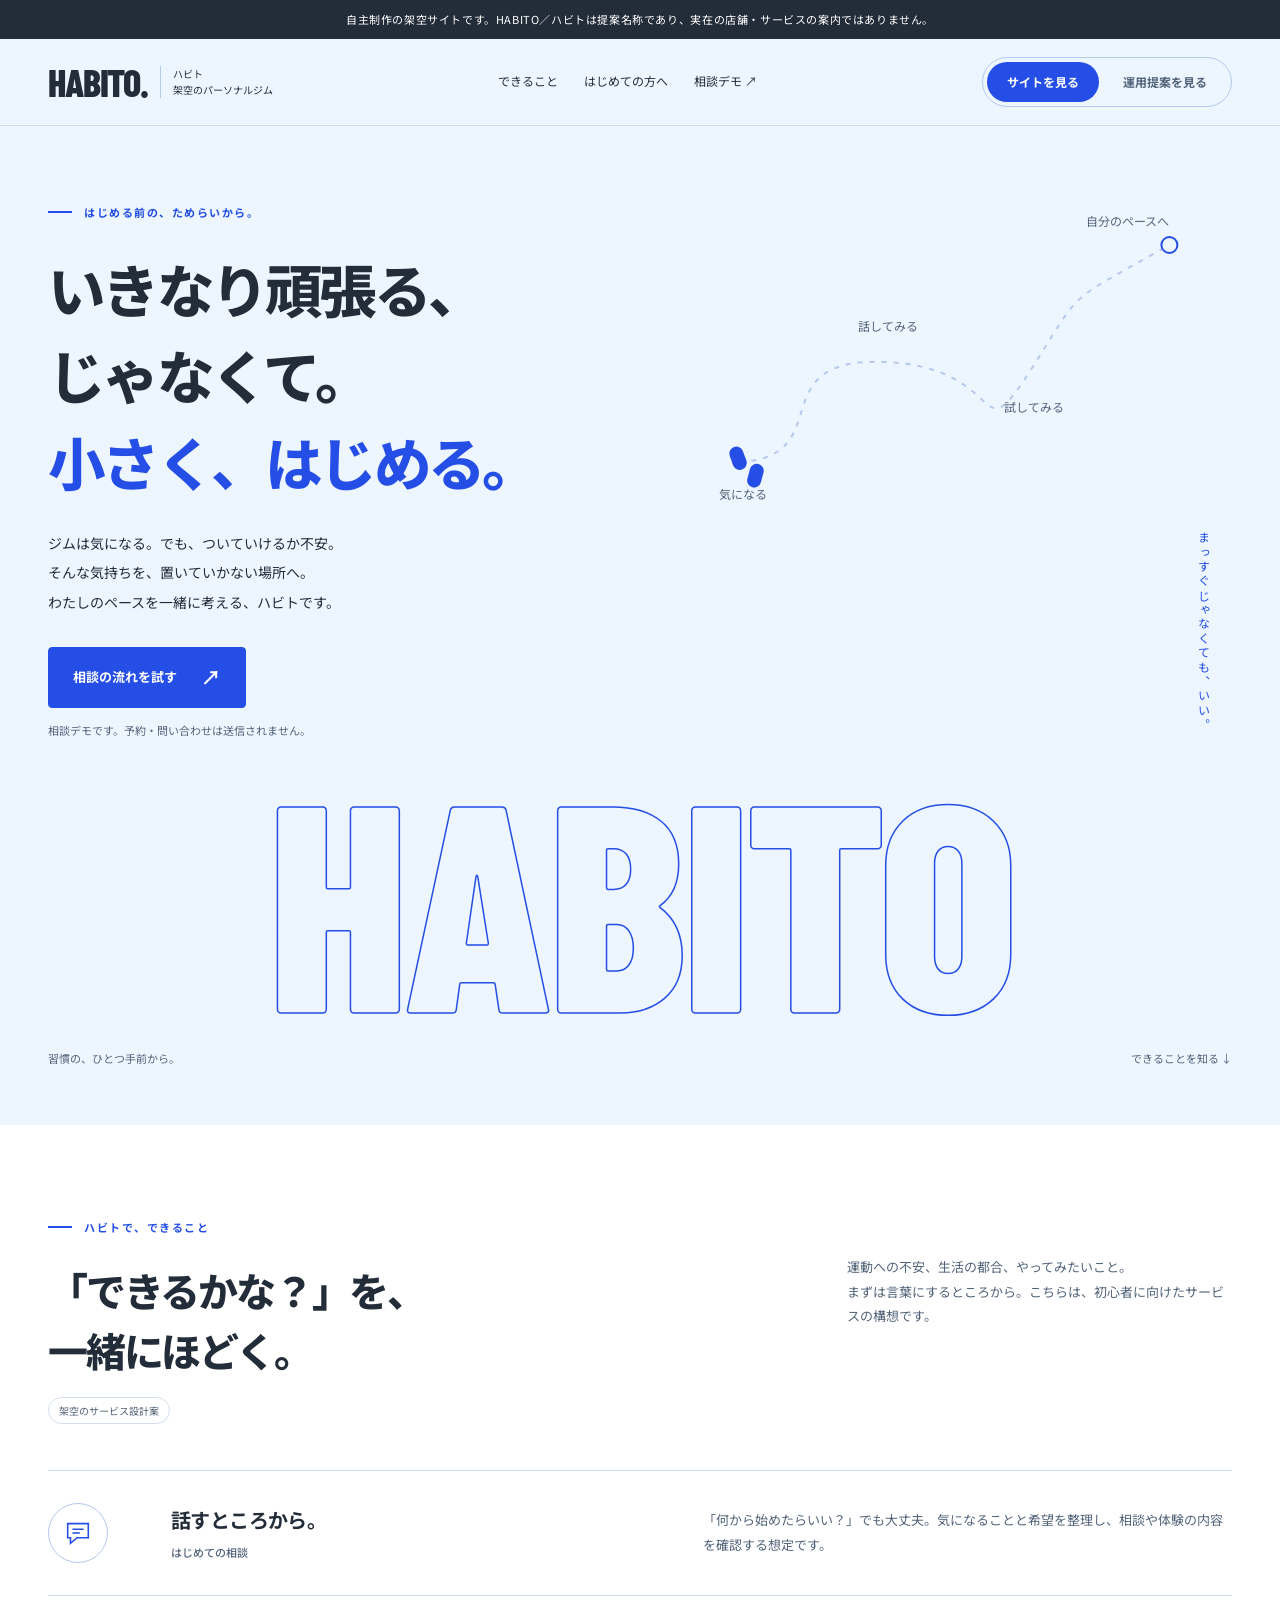
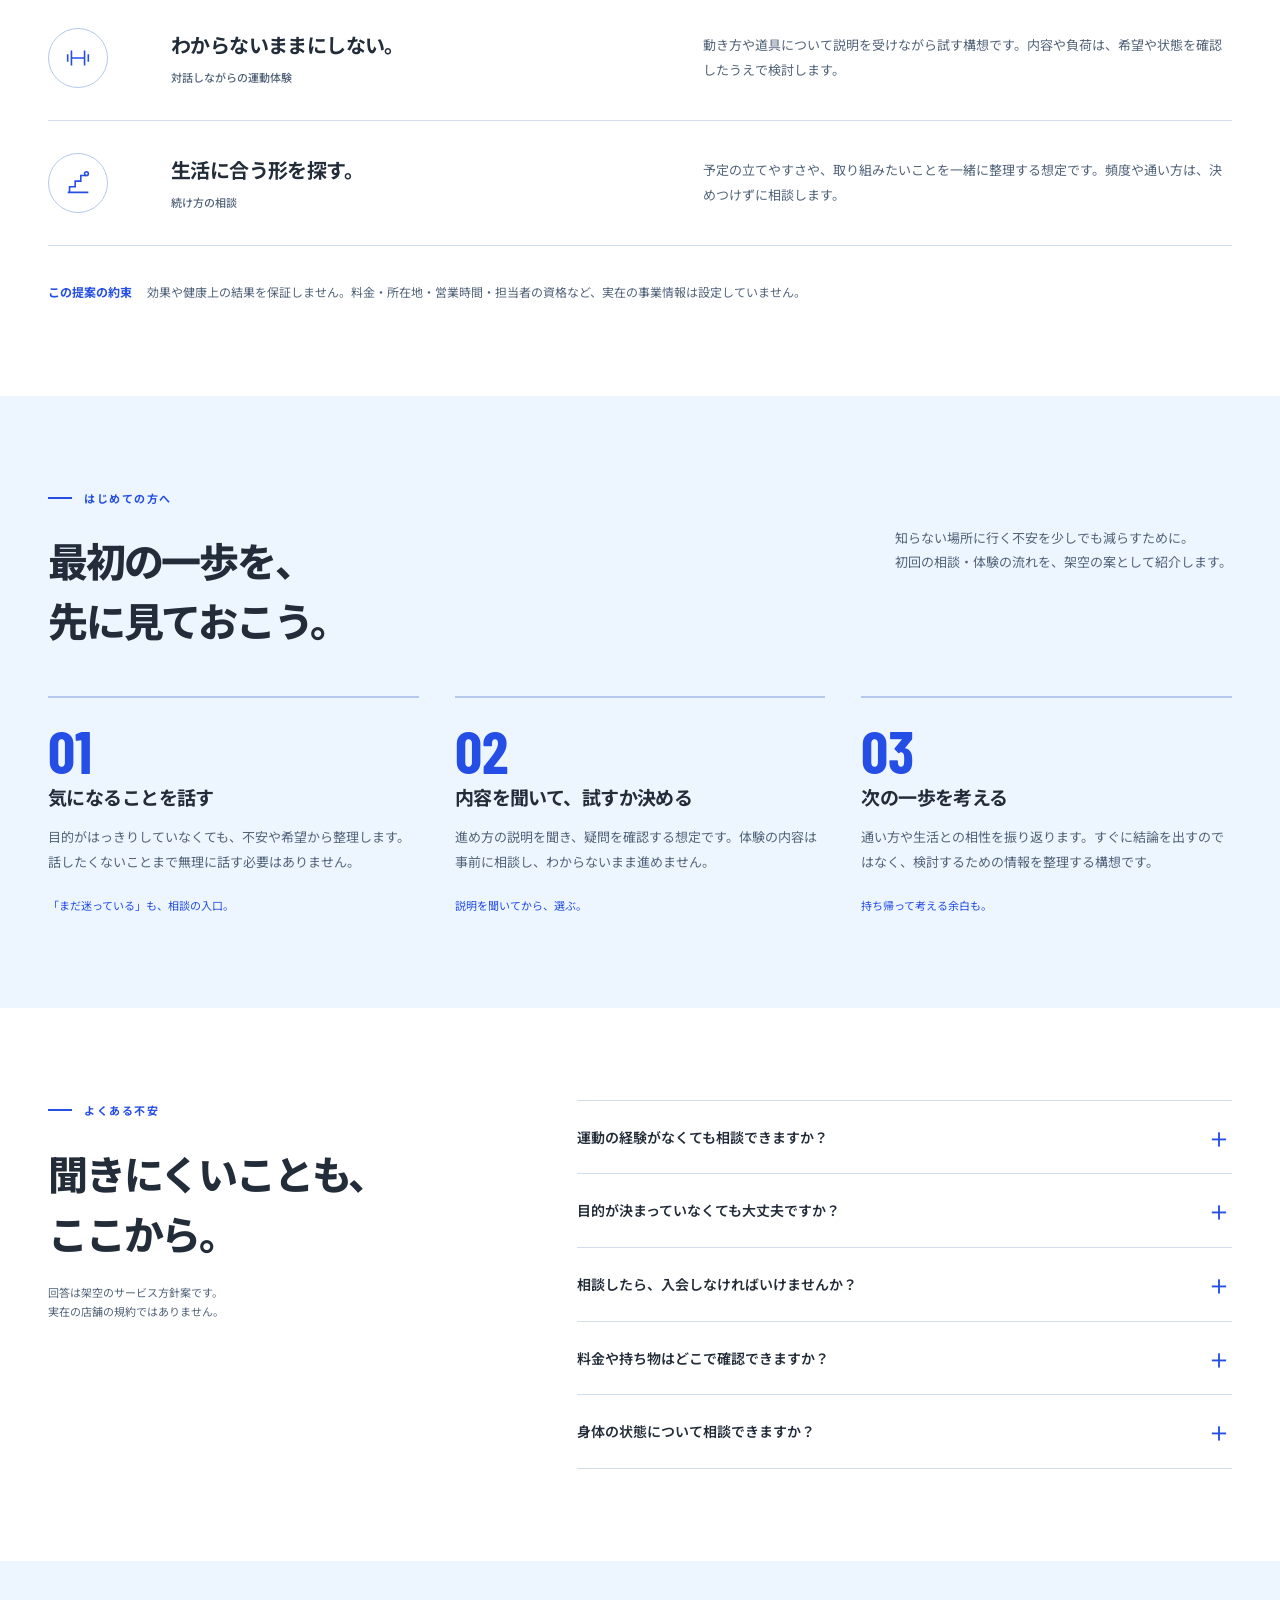
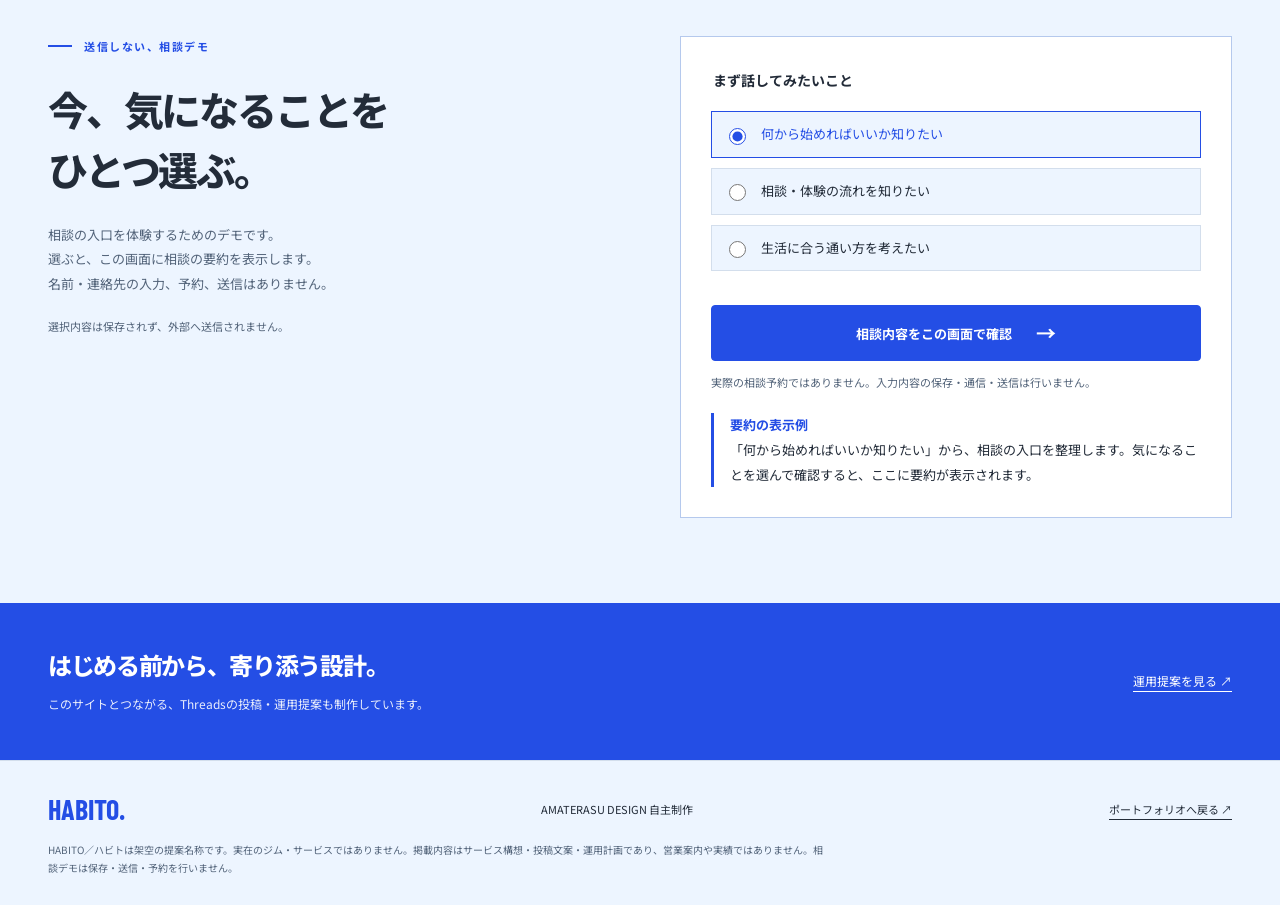
<file: habito.html>
<!doctype html>
<html lang="ja">
<head>
<meta charset="utf-8">
<meta name="viewport" content="width=device-width, initial-scale=1">
<meta name="description" content="HABITO／ハビトは架空のパーソナルジムの提案名称です。初心者向けのサイトとThreads運用提案をまとめた自主制作の事例です。">
<meta name="theme-color" content="#244ee5">
<title>HABITO / ハビト — 小さくはじめる、わたしのペースで。</title>
<link rel="preconnect" href="https://fonts.googleapis.com">
<link rel="preconnect" href="https://fonts.gstatic.com" crossorigin>
<link href="https://fonts.googleapis.com/css2?family=Barlow+Condensed:wght@700;800&family=Noto+Sans+JP:wght@400;500;600;700;800&display=swap" rel="stylesheet">
<style>
:root{--cobalt:#244ee5;--ice:#edf5ff;--blue-line:#b5c9ed;--graphite:#232c39;--muted:#53647a;--white:#fff;--line:#d3deec;--display:'Barlow Condensed',Impact,sans-serif;--body:'Noto Sans JP',sans-serif;--max:1200px}
*{box-sizing:border-box}html{scroll-behavior:smooth;scroll-padding-top:118px}body{margin:0;color:var(--graphite);background:var(--ice);font-family:var(--body);font-size:15px;line-height:1.9;-webkit-font-smoothing:antialiased}button,input,select,textarea{font:inherit}a{color:inherit;text-underline-offset:5px}button,a{touch-action:manipulation}button{cursor:pointer}button:disabled{cursor:wait}button:focus-visible,a:focus-visible,select:focus-visible,input:focus-visible,summary:focus-visible{outline:3px solid var(--cobalt);outline-offset:5px}button{line-height:1.5}h1,h2,h3,p{margin:0}h1,h2,h3{line-height:1.5}h2{font-size:clamp(25px,3.2vw,40px);letter-spacing:-.055em;font-weight:800}h3{font-size:20px;letter-spacing:-.03em}p+p{margin-top:16px}[hidden]{display:none!important}svg{display:block;max-width:100%}.wrap{width:min(var(--max),calc(100% - 96px));margin:auto}.skip{position:fixed;left:16px;top:-100px;padding:12px 20px;background:var(--white);z-index:100}.skip:focus{top:12px}.notice{background:var(--graphite);color:var(--white);text-align:center;padding:9px 24px;font-size:11px;letter-spacing:.055em}.site-header{background:var(--ice);position:sticky;top:0;z-index:30;border-bottom:1px solid var(--line)}.header-inner{min-height:86px;display:flex;align-items:center;justify-content:space-between;gap:24px}.brand{display:flex;gap:12px;align-items:center;text-decoration:none}.brand-name{font:800 38px/1 var(--display);letter-spacing:-.03em}.brand-sub{font-size:10px;line-height:1.6;border-left:1px solid var(--blue-line);padding-left:12px;white-space:nowrap}.switch{display:flex;padding:4px;border:1px solid var(--blue-line);border-radius:40px;gap:4px}.switch button{border:0;border-radius:30px;background:transparent;color:var(--muted);padding:11px 20px;font-size:12px;font-weight:700;white-space:nowrap}.switch button[aria-pressed=true]{background:var(--cobalt);color:white}.site-nav{display:flex;align-items:center;gap:26px}.site-nav a{font-size:12px;text-decoration:none}.site-nav a:hover{text-decoration:underline}.button{display:inline-flex;align-items:center;justify-content:center;gap:24px;background:var(--cobalt);color:var(--white);border:1px solid var(--cobalt);text-decoration:none;padding:17px 24px;min-height:54px;border-radius:4px;font-weight:700;font-size:13px}.button .arrow{font-size:20px;line-height:1}.button:hover{background:var(--graphite);border-color:var(--graphite)}.button.outline{background:transparent;color:var(--cobalt)}.button.outline:hover{background:var(--white)}.eyebrow{color:var(--cobalt);font-size:11px;font-weight:700;letter-spacing:.14em;margin-bottom:22px;display:flex;gap:12px;align-items:center}.eyebrow:before{content:'';width:24px;height:2px;background:var(--cobalt)}.hero{position:relative;overflow:hidden;padding:76px 0 56px;min-height:700px}.hero-top{display:grid;grid-template-columns:1.08fr 1fr;gap:30px;position:relative;z-index:2}.hero h1{font-size:clamp(39px,4.5vw,65px);font-weight:800;letter-spacing:-.065em;line-height:1.5}.hero h1 em{font-style:normal;color:var(--cobalt)}.hero-copy{max-width:430px;margin:25px 0 30px;font-size:14px;line-height:2.1}.micro{font-size:11px;color:var(--muted);line-height:1.8}.hero .micro{margin-top:13px}.hero-art{position:relative;min-height:340px}.trajectory{position:absolute;inset:5px 0 auto;width:100%;height:310px}.trajectory .route{fill:none;stroke:var(--blue-line);stroke-width:2;stroke-dasharray:5 7}.trajectory .footprint{fill:var(--cobalt)}.trajectory .moving-step{offset-path:path('M 45 255 C 145 250 65 150 190 155 S 280 250 335 165 S 365 100 475 38');offset-rotate:0deg;animation:small-step 12s ease-in-out infinite}.trajectory text{font-family:var(--body);font-size:12px;fill:var(--muted)}@keyframes small-step{0%,12%{offset-distance:0%}75%,100%{offset-distance:100%}}.art-note{position:absolute;bottom:8px;right:18px;color:var(--cobalt);font-size:12px;writing-mode:vertical-rl;letter-spacing:.2em}.outline-word{position:relative;font:800 clamp(145px,23vw,320px)/.82 var(--display);letter-spacing:-.02em;color:transparent;-webkit-text-stroke:1.5px var(--cobalt);margin:34px 0 0;text-align:center;user-select:none}.hero-bottom{display:flex;justify-content:space-between;align-items:center;margin-top:32px;font-size:11px;color:var(--muted)}.hero-bottom a{text-decoration:none}.section{padding:92px 0}.section.white{background:var(--white)}.section-head{display:flex;justify-content:space-between;gap:32px;align-items:flex-start;margin-bottom:46px}.section-head>p{max-width:385px;font-size:13px;color:var(--muted);padding-top:38px}.concept-tag{display:inline-block;color:var(--muted);border:1px solid var(--line);font-size:10px;padding:3px 10px;border-radius:20px;margin-top:17px}.service-list{border-top:1px solid var(--line)}.service-row{display:grid;grid-template-columns:95px 1fr 1.05fr;gap:28px;align-items:center;padding:32px 0;border-bottom:1px solid var(--line)}.service-marker{width:60px;height:60px;border:1px solid var(--blue-line);border-radius:50%;display:flex;align-items:center;justify-content:center}.service-marker svg{width:30px;height:30px;fill:none;stroke:var(--cobalt);stroke-width:1.7}.service-row h3 span{display:block;font-size:11px;font-weight:500;color:var(--muted);margin-top:9px;letter-spacing:0}.service-row p{font-size:13px;color:var(--muted)}.principle{margin-top:35px;display:flex;gap:15px;font-size:12px;color:var(--muted)}.principle strong{color:var(--cobalt);white-space:nowrap}.process{list-style:none;margin:0;padding:0;display:grid;grid-template-columns:repeat(3,1fr);gap:36px}.process li{padding-top:22px;border-top:2px solid var(--blue-line)}.step-no{font:700 60px/1 var(--display);color:var(--cobalt);margin-bottom:20px}.process h3{font-size:19px;margin-bottom:14px}.process p{font-size:13px;color:var(--muted)}.process .caption{display:block;color:var(--cobalt);font-size:11px;margin-top:20px}.faq-grid{display:grid;grid-template-columns:.85fr 1.3fr;gap:100px}.faq-list{border-top:1px solid var(--line)}details{border-bottom:1px solid var(--line)}summary{cursor:pointer;padding:23px 38px 23px 0;list-style:none;position:relative;font-size:14px;font-weight:600}summary::-webkit-details-marker{display:none}summary:after{content:'＋';position:absolute;right:3px;color:var(--cobalt);font-size:20px;top:19px}details[open] summary:after{content:'−'}details p{font-size:13px;color:var(--muted);padding:0 20px 23px 0}.demo-section{padding:75px 0 85px}.demo-grid{display:grid;grid-template-columns:1fr 1fr;gap:80px;align-items:start}.demo-title{margin-bottom:24px}.demo-caption{color:var(--muted);font-size:13px;max-width:390px}.demo-form{background:var(--white);padding:30px;border:1px solid var(--blue-line)}fieldset{border:0;padding:0;margin:0 0 24px}legend{font-size:14px;font-weight:700;margin-bottom:18px}.goal-choice{display:flex;align-items:center;gap:12px;margin:0 0 10px;min-height:46px;padding:10px 12px;background:var(--ice);border:1px solid var(--line);font-size:13px;cursor:pointer}.goal-choice:has(input:checked){border-color:var(--cobalt);color:var(--cobalt)}input[type=radio]{accent-color:var(--cobalt);width:17px;height:17px;flex-shrink:0}.demo-form .button{width:100%}.demo-form .micro{margin-top:12px}.demo-output{margin-top:20px;font-size:13px;border-left:3px solid var(--cobalt);padding:0 0 0 16px;line-height:1.9}.demo-output strong{color:var(--cobalt)}.noscript{padding:16px;background:var(--white);border:1px solid var(--line);font-size:12px;margin:16px auto;max-width:var(--max)}.proposal-hero{padding:70px 0 65px;border-bottom:1px solid var(--blue-line);position:relative;overflow:hidden}.proposal-hero .wrap{position:relative;z-index:1}.proposal-heading{display:grid;grid-template-columns:1.4fr .85fr;gap:70px;align-items:end}.proposal-heading h1{font-size:clamp(31px,4.2vw,53px);letter-spacing:-.055em;line-height:1.6}.proposal-heading h1 span{color:var(--cobalt)}.proposal-heading p{font-size:13px;color:var(--muted)}.case-strip{display:flex;gap:32px;flex-wrap:wrap;border-top:1px solid var(--blue-line);margin-top:40px;padding-top:22px;font-size:11px;color:var(--muted)}.case-strip strong{color:var(--graphite)}.strategy-grid{display:grid;grid-template-columns:1fr 1fr;gap:0 60px;border-top:1px solid var(--line)}.strategy-item{padding:28px 0;border-bottom:1px solid var(--line)}.strategy-item h3{font-size:14px;color:var(--cobalt);margin-bottom:12px}.strategy-item p{font-size:13px;color:var(--muted)}.pillars{display:flex;gap:8px;flex-wrap:wrap;margin-top:12px}.pillars span{border:1px solid var(--blue-line);padding:5px 10px;font-size:11px;border-radius:20px;color:var(--cobalt)}.flow-map{display:grid;grid-template-columns:1fr auto 1fr auto 1fr;gap:18px;align-items:center;margin-top:36px;background:var(--ice);padding:27px}.flow-map strong{font-size:14px;display:block;margin-bottom:6px}.flow-map p{font-size:11px;color:var(--muted)}.flow-arrow{color:var(--cobalt)}.filters{display:flex;gap:8px;flex-wrap:wrap;align-items:center;margin:32px 0 16px}.filters button{border:1px solid var(--blue-line);background:transparent;color:var(--muted);font-size:12px;min-height:42px;padding:9px 17px;border-radius:30px}.filters button[aria-pressed=true]{color:var(--white);background:var(--cobalt);border-color:var(--cobalt)}.filters .reset{margin-left:auto;border-radius:4px}.post-count{font-size:11px;color:var(--muted);margin-bottom:26px}.post-list{display:grid;grid-template-columns:1fr 1fr;gap:0 48px}.post{padding:30px 0;border-top:1px solid var(--blue-line);min-width:0}.post-head{display:flex;align-items:center;gap:12px;margin-bottom:19px}.post-number{font:700 34px/1 var(--display);color:var(--cobalt)}.purpose{font-size:10px;background:var(--white);color:var(--cobalt);border:1px solid var(--blue-line);padding:4px 10px;border-radius:20px}.post h3{font-size:14px;font-weight:700;flex:1}.post-text{font-size:14px;line-height:2;white-space:pre-line;overflow-wrap:anywhere}.post-notes{margin-top:20px;font-size:11px;color:var(--muted);padding-top:15px;border-top:1px solid var(--line)}.post-notes a{color:var(--cobalt)}.post-bottom{margin-top:15px;display:flex;justify-content:space-between;gap:10px;align-items:center;font-size:10px;color:var(--muted)}.copy-button{border:1px solid var(--blue-line);background:transparent;color:var(--cobalt);padding:9px 14px;min-height:40px;font-size:11px;border-radius:4px}.copy-button:hover{background:var(--white)}.copy-status{min-height:24px;font-size:12px;color:var(--cobalt);margin-top:14px}.manual-copy{padding:20px;background:var(--white);border:1px solid var(--blue-line);margin-top:15px}.manual-copy label{font-size:12px;font-weight:700;display:block;margin-bottom:10px}.manual-copy textarea{width:100%;height:200px;padding:14px;border:1px solid var(--line);color:var(--graphite);font-size:13px;line-height:1.8;resize:vertical}.manual-copy button{margin-top:10px}.calendar{display:grid;grid-template-columns:repeat(7,1fr);border-top:1px solid var(--line);border-left:1px solid var(--line)}.day{min-height:155px;padding:17px 14px;border-right:1px solid var(--line);border-bottom:1px solid var(--line)}.day-label{font-size:11px;color:var(--muted);display:block;margin-bottom:15px}.day strong{display:block;font-size:12px;line-height:1.6}.day a{display:inline-block;color:var(--cobalt);font:700 27px/1 var(--display);text-decoration:none;margin-bottom:13px}.day p{font-size:10px;color:var(--muted);margin-top:10px;line-height:1.7}.day.rest{background:var(--ice)}.day.rest .day-label{color:var(--cobalt)}.calendar-note{font-size:12px;color:var(--muted);margin-top:24px}.metrics{width:100%;border-collapse:collapse;font-size:12px;line-height:1.9}th,td{text-align:left;vertical-align:top;padding:20px 22px 20px 0;border-bottom:1px solid var(--blue-line)}th{font-size:11px;color:var(--muted);font-weight:500}td:first-child{font-weight:700;width:20%;color:var(--cobalt)}.metrics-note{margin-top:24px;max-width:850px;font-size:12px;color:var(--muted)}.closing{background:var(--cobalt);color:white;padding:44px 0}.closing .wrap{display:flex;justify-content:space-between;align-items:center;gap:30px}.closing h2{font-size:24px}.closing p{font-size:12px;margin-top:10px;opacity:.9}.closing a{color:white;font-size:12px;white-space:nowrap}.site-footer{padding:34px 0 28px;border-top:1px solid var(--line)}.footer-row{display:flex;justify-content:space-between;align-items:center;gap:24px}.footer-brand{font:700 28px/1 var(--display);color:var(--cobalt)}.site-footer .micro{margin-top:18px;max-width:780px;font-size:10px}.footer-credit{font-size:11px}.back-link{font-size:11px}.sr-only{position:absolute;width:1px;height:1px;padding:0;margin:-1px;overflow:hidden;clip:rect(0,0,0,0);white-space:nowrap;border:0}.js-only{display:none}.js-ready .js-only{display:inline-flex}.js-ready .filters.js-only{display:flex}
@media(min-width:1500px){.hero{min-height:790px}.outline-word{font-size:330px}}
@media(max-width:1050px){.wrap{width:calc(100% - 64px)}.site-nav{display:none}.hero{min-height:630px;padding-top:60px}.hero h1{font-size:43px}.hero-art{min-height:310px}.faq-grid{gap:50px}.demo-grid{gap:45px}.proposal-heading{gap:40px}.calendar{grid-template-columns:repeat(7,minmax(0,1fr))}.day{padding:14px 10px}.day strong{font-size:11px}}
@media(max-width:700px){html{scroll-padding-top:135px}.wrap{width:calc(100% - 40px)}body{font-size:14px}.notice{font-size:9px;line-height:1.8;padding:7px 20px}.header-inner{min-height:111px;padding:12px 0;flex-wrap:wrap;gap:11px}.brand-name{font-size:31px}.brand-sub{font-size:9px}.switch{width:100%;order:3;justify-content:center;padding:3px}.switch button{flex:1;padding:9px 10px;font-size:11px}.hero{padding:38px 0 35px;min-height:0}.hero-top{display:block}.eyebrow{font-size:10px;margin-bottom:18px}.hero h1{font-size:clamp(33px,9.3vw,48px);line-height:1.6}.hero-copy{font-size:12px;line-height:2;margin:21px 0 24px;max-width:330px}.hero .button{padding:15px 20px;font-size:12px;gap:28px}.hero-art{height:182px;min-height:0;margin-top:23px}.trajectory{height:185px;top:0;width:100%}.art-note{bottom:0;right:0;font-size:10px}.outline-word{font-size:25.7vw;margin-top:18px;-webkit-text-stroke:1px var(--cobalt)}.hero-bottom{font-size:9px;margin-top:21px}.section{padding:58px 0}h2{font-size:27px}.section-head{display:block;margin-bottom:30px}.section-head>p{padding-top:20px;font-size:12px;max-width:100%}.service-row{grid-template-columns:43px 1fr;gap:16px;padding:24px 0;align-items:start}.service-marker{width:40px;height:40px}.service-marker svg{width:23px;height:23px}.service-row h3{font-size:17px}.service-row h3 span{font-size:10px;margin-top:5px}.service-row p{grid-column:2;font-size:12px;margin-top:-5px}.principle{display:block;font-size:11px}.principle strong{display:block;margin-bottom:8px}.process{grid-template-columns:1fr;gap:27px}.process li{display:grid;grid-template-columns:55px 1fr;gap:0 15px;padding-top:21px}.step-no{font-size:44px;grid-row:span 3;margin-bottom:0}.process h3{font-size:17px;margin-bottom:9px}.process p{font-size:12px}.process .caption{margin-top:12px;font-size:10px}.faq-grid,.demo-grid{grid-template-columns:1fr;gap:30px}.faq-list summary{font-size:12px}.faq-list details p{font-size:12px}.demo-section{padding:55px 0}.demo-caption{font-size:12px}.demo-form{padding:22px 18px}.goal-choice{font-size:12px}.demo-form .micro{font-size:10px}.demo-output{font-size:12px}.proposal-hero{padding:40px 0}.proposal-heading{grid-template-columns:1fr;gap:22px}.proposal-heading h1{font-size:30px}.proposal-heading p{font-size:12px}.case-strip{gap:10px 20px;font-size:10px;margin-top:25px;padding-top:18px}.strategy-grid{grid-template-columns:1fr;gap:0}.strategy-item{padding:23px 0}.strategy-item p{font-size:12px}.flow-map{grid-template-columns:1fr;padding:22px;gap:15px}.flow-arrow{transform:rotate(90deg);width:20px}.filters{gap:7px;margin-top:24px}.filters button{font-size:11px;padding:9px 13px;min-height:40px}.filters .reset{margin-left:0}.post-list{grid-template-columns:1fr;gap:0}.post{padding:25px 0}.post h3{font-size:13px}.post-head{gap:9px;margin-bottom:16px}.post-number{font-size:30px}.purpose{font-size:9px;padding:3px 8px}.post-text{font-size:13px;line-height:2}.post-notes{font-size:10px}.calendar{grid-template-columns:repeat(2,minmax(0,1fr))}.day{min-height:144px;padding:17px}.day strong{font-size:12px}.day p{font-size:10px}.day:nth-child(7){border-bottom:2px solid var(--blue-line)}.calendar-note{font-size:11px}.metrics thead{display:none}.metrics tr{display:block;border-bottom:1px solid var(--blue-line);padding:16px 0}.metrics td{display:block;border:0;padding:6px 0;font-size:12px}.metrics td:first-child{width:auto}.metrics td[data-label]:before{content:attr(data-label) '：';font-size:10px;color:var(--muted);display:block}.metrics-note{font-size:11px}.closing{padding:33px 0}.closing .wrap{display:block}.closing h2{font-size:22px}.closing p{font-size:11px}.closing a{display:inline-block;margin-top:22px;font-size:11px}.footer-row{flex-wrap:wrap;gap:16px}.footer-credit{font-size:10px}.back-link{width:100%;font-size:10px}.site-footer .micro{font-size:9px}.noscript{margin:12px 20px;font-size:11px}}
@media(prefers-reduced-motion:reduce){html{scroll-behavior:auto}*,*:before,*:after{animation:none!important;transition:none!important}.trajectory .moving-step{offset-distance:35%}}
</style>
<!-- OGP・ファビコン（2026-10-10 追加） -->
<meta property="og:type" content="website">
<meta property="og:site_name" content="HABITO">
<meta property="og:locale" content="ja_JP">
<meta property="og:title" content="HABITO / ハビト — 小さくはじめる、わたしのペースで。">
<meta property="og:description" content="HABITO／ハビトは架空のパーソナルジムの提案名称です。初心者向けのサイトとThreads運用提案をまとめた自主制作の事例です。">
<meta property="og:url" content="https://uverworld12th-prog.github.io/my-portfolio/habito.html">
<meta property="og:image" content="https://uverworld12th-prog.github.io/my-portfolio/ogp/habito.png">
<meta property="og:image:width" content="1200">
<meta property="og:image:height" content="630">
<meta name="twitter:card" content="summary_large_image">
<link rel="icon" type="image/svg+xml" href="data:image/svg+xml,%3Csvg%20xmlns%3D%27http%3A%2F%2Fwww.w3.org%2F2000%2Fsvg%27%20viewBox%3D%270%200%2064%2064%27%3E%3Crect%20width%3D%2764%27%20height%3D%2764%27%20rx%3D%2712%27%20fill%3D%27%23244ee5%27%2F%3E%3Ctext%20x%3D%2732%27%20y%3D%2745%27%20font-size%3D%2738%27%20font-weight%3D%27700%27%20text-anchor%3D%27middle%27%20fill%3D%27%23ffffff%27%20font-family%3D%27sans-serif%27%3EH%3C%2Ftext%3E%3C%2Fsvg%3E">
</head>
<body>
<a class="skip" href="#main">本文へ移動</a>
<div class="notice">自主制作の架空サイトです。HABITO／ハビトは提案名称であり、実在の店舗・サービスの案内ではありません。</div>
<header class="site-header">
 <div class="wrap header-inner">
  <a class="brand" href="#site-top" data-panel-link="site-panel" aria-label="HABITO サイトの先頭へ"><span class="brand-name">HABITO<span aria-hidden="true">.</span></span><span class="brand-sub">ハビト<br>架空のパーソナルジム</span></a>
  <nav class="site-nav" aria-label="サイト内案内"><a href="#services" data-panel-link="site-panel">できること</a><a href="#first-visit" data-panel-link="site-panel">はじめての方へ</a><a href="#consultation" data-panel-link="site-panel">相談デモ ↗</a></nav>
  <div class="switch" role="group" aria-label="表示内容の切り替え">
   <button type="button" id="show-site" aria-controls="site-panel" aria-pressed="true">サイトを見る</button>
   <button type="button" id="show-proposal" aria-controls="proposal-panel" aria-pressed="false">運用提案を見る</button>
  </div>
 </div>
</header>
<noscript><p class="noscript">このページでは、サイトと運用提案を続けて表示しています。相談の要約・表示切り替え・絞り込み・コピーには、スクリプトの有効化が必要です。投稿本文はそのまま選択してコピーできます。</p></noscript>
<main id="main">
<section id="site-panel" aria-label="架空のジムサイト">
 <section class="hero" id="site-top" aria-labelledby="hero-title">
  <div class="wrap">
   <div class="hero-top">
    <div>
     <p class="eyebrow">はじめる前の、ためらいから。</p>
     <h1 id="hero-title">いきなり頑張る、<br>じゃなくて。<br><em>小さく、はじめる。</em></h1>
     <p class="hero-copy">ジムは気になる。でも、ついていけるか不安。<br>そんな気持ちを、置いていかない場所へ。<br>わたしのペースを一緒に考える、ハビトです。</p>
     <a class="button" href="#consultation">相談の流れを試す <span class="arrow" aria-hidden="true">↗</span></a>
     <p class="micro">相談デモです。予約・問い合わせは送信されません。</p>
    </div>
    <div class="hero-art" aria-hidden="true">
     <svg class="trajectory" viewBox="0 0 520 310" xmlns="http://www.w3.org/2000/svg">
      <path class="route" d="M45 255 C145 250 65 150 190 155 S280 250 335 165 S365 100 475 38"/>
      <circle cx="45" cy="255" r="6" fill="#edf5ff" stroke="#244ee5" stroke-width="2"/>
      <circle cx="475" cy="38" r="8" fill="#edf5ff" stroke="#244ee5" stroke-width="2"/>
      <text x="25" y="292">気になる</text><text x="164" y="124">話してみる</text><text x="310" y="205">試してみる</text><text x="392" y="19">自分のペースへ</text>
      <g class="moving-step"><rect class="footprint" x="-7" y="-16" width="14" height="24" rx="7" transform="rotate(-20)"/><rect class="footprint" x="12" y="-3" width="14" height="24" rx="7" transform="rotate(15)"/></g>
     </svg>
     <p class="art-note">まっすぐじゃなくても、いい。</p>
    </div>
   </div>
   <div class="outline-word" aria-hidden="true">HABITO</div>
   <div class="hero-bottom"><span>習慣の、ひとつ手前から。</span><a href="#services">できることを知る ↓</a></div>
  </div>
 </section>
 <section class="section white" id="services" aria-labelledby="services-title">
  <div class="wrap">
   <div class="section-head"><div><p class="eyebrow">ハビトで、できること</p><h2 id="services-title">「できるかな？」を、<br>一緒にほどく。</h2><span class="concept-tag">架空のサービス設計案</span></div><p>運動への不安、生活の都合、やってみたいこと。<br>まずは言葉にするところから。こちらは、初心者に向けたサービスの構想です。</p></div>
   <div class="service-list">
    <div class="service-row"><div class="service-marker" aria-hidden="true"><svg viewBox="0 0 32 32"><path d="M5 6h22v15H15l-7 6v-6H5z"/><path d="M10 12h12M10 16h8"/></svg></div><h3>話すところから。<span>はじめての相談</span></h3><p>「何から始めたらいい？」でも大丈夫。気になることと希望を整理し、相談や体験の内容を確認する想定です。</p></div>
    <div class="service-row"><div class="service-marker" aria-hidden="true"><svg viewBox="0 0 32 32"><path d="M5 12v8M9 8v16M23 8v16M27 12v8M9 16h14"/></svg></div><h3>わからないままにしない。<span>対話しながらの運動体験</span></h3><p>動き方や道具について説明を受けながら試す構想です。内容や負荷は、希望や状態を確認したうえで検討します。</p></div>
    <div class="service-row"><div class="service-marker" aria-hidden="true"><svg viewBox="0 0 32 32"><path d="M5 26h22M7 26v-6h6v-6h6V8h6"/><circle cx="25" cy="6" r="2"/></svg></div><h3>生活に合う形を探す。<span>続け方の相談</span></h3><p>予定の立てやすさや、取り組みたいことを一緒に整理する想定です。頻度や通い方は、決めつけずに相談します。</p></div>
   </div>
   <p class="principle"><strong>この提案の約束</strong><span>効果や健康上の結果を保証しません。料金・所在地・営業時間・担当者の資格など、実在の事業情報は設定していません。</span></p>
  </div>
 </section>
 <section class="section" id="first-visit" aria-labelledby="visit-title">
  <div class="wrap">
   <div class="section-head"><div><p class="eyebrow">はじめての方へ</p><h2 id="visit-title">最初の一歩を、<br>先に見ておこう。</h2></div><p>知らない場所に行く不安を少しでも減らすために。<br>初回の相談・体験の流れを、架空の案として紹介します。</p></div>
   <ol class="process">
    <li><span class="step-no" aria-hidden="true">01</span><h3>気になることを話す</h3><p>目的がはっきりしていなくても、不安や希望から整理します。話したくないことまで無理に話す必要はありません。</p><span class="caption">「まだ迷っている」も、相談の入口。</span></li>
    <li><span class="step-no" aria-hidden="true">02</span><h3>内容を聞いて、試すか決める</h3><p>進め方の説明を聞き、疑問を確認する想定です。体験の内容は事前に相談し、わからないまま進めません。</p><span class="caption">説明を聞いてから、選ぶ。</span></li>
    <li><span class="step-no" aria-hidden="true">03</span><h3>次の一歩を考える</h3><p>通い方や生活との相性を振り返ります。すぐに結論を出すのではなく、検討するための情報を整理する構想です。</p><span class="caption">持ち帰って考える余白も。</span></li>
   </ol>
  </div>
 </section>
 <section class="section white" id="faq" aria-labelledby="faq-title">
  <div class="wrap faq-grid">
   <div><p class="eyebrow">よくある不安</p><h2 id="faq-title">聞きにくいことも、<br>ここから。</h2><p class="micro" style="margin-top:20px">回答は架空のサービス方針案です。<br>実在の店舗の規約ではありません。</p></div>
   <div class="faq-list">
    <details><summary>運動の経験がなくても相談できますか？</summary><p>運動に慣れていない方を想定した構想です。経験の有無よりも、気になっていることから話を始める設計にしています。</p></details>
    <details><summary>目的が決まっていなくても大丈夫ですか？</summary><p>「まず雰囲気を知りたい」「何ができるか聞きたい」でも相談の入口になる想定です。目的を急いで決める必要はありません。</p></details>
    <details><summary>相談したら、入会しなければいけませんか？</summary><p>説明を聞いたうえで検討できる流れを提案しています。このページの相談デモには、入会・契約・予約の機能はありません。</p></details>
    <details><summary>料金や持ち物はどこで確認できますか？</summary><p>架空サイトのため、料金や持ち物の確定情報はありません。実店舗に導入する際は、確認済みの情報と条件をこの場所に明記する想定です。</p></details>
    <details><summary>身体の状態について相談できますか？</summary><p>このサイトは医療的な判断や健康相談を提供しません。運動の可否など、専門的な判断が必要な内容には対応していない架空の構想です。</p></details>
   </div>
  </div>
 </section>
 <section class="demo-section" id="consultation" aria-labelledby="demo-title">
  <div class="wrap demo-grid">
   <div><p class="eyebrow">送信しない、相談デモ</p><h2 id="demo-title" class="demo-title">今、気になることを<br>ひとつ選ぶ。</h2><p class="demo-caption">相談の入口を体験するためのデモです。<br>選ぶと、この画面に相談の要約を表示します。<br>名前・連絡先の入力、予約、送信はありません。</p><p class="micro" style="margin-top:20px">選択内容は保存されず、外部へ送信されません。</p></div>
   <form class="demo-form" id="demo-form">
    <fieldset><legend>まず話してみたいこと</legend>
     <label class="goal-choice"><input type="radio" name="goal" value="start" checked>何から始めればいいか知りたい</label>
     <label class="goal-choice"><input type="radio" name="goal" value="visit">相談・体験の流れを知りたい</label>
     <label class="goal-choice"><input type="radio" name="goal" value="pace">生活に合う通い方を考えたい</label>
    </fieldset>
    <button class="button js-only" type="submit">相談内容をこの画面で確認 <span class="arrow" aria-hidden="true">→</span></button>
    <p class="micro">実際の相談予約ではありません。入力内容の保存・通信・送信は行いません。</p>
    <div class="demo-output" id="demo-output" role="status" aria-live="polite" aria-atomic="true"><strong>要約の表示例</strong><p>「何から始めればいいか知りたい」から、相談の入口を整理します。気になることを選んで確認すると、ここに要約が表示されます。</p></div>
   </form>
  </div>
 </section>
 <div class="closing"><div class="wrap"><div><h2>はじめる前から、寄り添う設計。</h2><p>このサイトとつながる、Threadsの投稿・運用提案も制作しています。</p></div><a href="#proposal-top" data-panel-link="proposal-panel">運用提案を見る ↗</a></div></div>
</section>
<section id="proposal-panel" aria-label="ポートフォリオ事例とThreads運用提案">
 <section class="proposal-hero" id="proposal-top" aria-labelledby="proposal-title">
  <div class="wrap">
   <p class="eyebrow">自主制作事例 ／ サイト × Threads</p>
   <div class="proposal-heading"><h1 id="proposal-title">読んで、少し安心する。<br><span>その先に、相談の入口を。</span></h1><p>架空のパーソナルジム「HABITO」のサイトと、Threads運用の一体型提案です。投稿で関心をつくり、サイトで内容を理解し、相談の入口を選ぶまでを設計しました。</p></div>
   <div class="case-strip"><span><strong>制作範囲</strong>　サイト・投稿文・運用計画</span><span><strong>投稿例</strong>　10本</span><span><strong>試行期間案</strong>　14日間</span><span><strong>実施状況</strong>　未運用・実績なし</span></div>
  </div>
 </section>
 <section class="section white" id="strategy" aria-labelledby="strategy-title">
  <div class="wrap">
   <div class="section-head"><div><p class="eyebrow">考え方</p><h2 id="strategy-title">「頑張れ」より、<br>「何が気になる？」。</h2></div><p>いきなり申込みを促すのではなく、不安を言葉にできる接点をつくる。投稿とサイトで、同じ距離感を保つ提案です。</p></div>
   <div class="strategy-grid">
    <div class="strategy-item"><h3>届けたい相手</h3><p>運動を始めたい気持ちはあるけれど、ジムの雰囲気や初回の流れがわからず、ためらっている初心者。目的がまだ言葉になっていない人も含みます。</p></div>
    <div class="strategy-item"><h3>目的と導線</h3><p>投稿で気になることを見つけ、サイトでサービス構想や初回の流れを理解し、相談の入口を選べる状態へ。この作品では、実予約ではなく相談デモまでを扱います。</p></div>
    <div class="strategy-item"><h3>話し方の基準</h3><p>短く、穏やかに、決めつけない。返信を強要しない。架空の体験談、顧客の成果、医療・健康効果の主張、身体への評価、過度な勧誘は使いません。</p></div>
    <div class="strategy-item"><h3>内容の柱</h3><p>不安の言語化、流れの見える化、対話のきっかけ、次の一歩の案内。投稿の目的を分け、同じ相談誘導だけが続かないようにします。</p><div class="pillars"><span>共感</span><span>理解</span><span>対話</span><span>相談導線</span></div></div>
   </div>
   <div class="flow-map" aria-label="投稿から相談への導線"><div><strong>Threadsで、気になる</strong><p>身近な不安と、答えやすい問い。</p></div><span class="flow-arrow" aria-hidden="true">→</span><div><strong>サイトで、理解する</strong><p>できること・初回の流れ・よくある不安。</p></div><span class="flow-arrow" aria-hidden="true">→</span><div><strong>相談の入口を選ぶ</strong><p>この作品では、送信しない相談デモ。</p></div></div>
  </div>
 </section>
 <section class="section" id="posts" aria-labelledby="posts-title">
  <div class="wrap">
   <div class="section-head"><div><p class="eyebrow">Threads 投稿例</p><h2 id="posts-title">小さな接点を、10本。</h2></div><p>すべてオリジナルの投稿文案です。架空ブランドの提案であり、投稿済みの内容ではありません。コピー対象は本文のみです。</p></div>
   <div class="filters js-only" role="group" aria-label="投稿の目的で絞り込む"><button type="button" data-filter="all" aria-pressed="true">すべて</button><button type="button" data-filter="共感" aria-pressed="false">共感</button><button type="button" data-filter="理解" aria-pressed="false">理解</button><button type="button" data-filter="対話" aria-pressed="false">対話</button><button type="button" data-filter="相談導線" aria-pressed="false">相談導線</button><button class="reset" type="button" id="reset-filter">絞り込みを解除</button></div>
   <p class="post-count" id="post-count" role="status" aria-live="polite">10本の投稿文を表示</p>
   <div class="post-list">
    <article class="post" id="post-1" data-purpose="共感"><div class="post-head"><span class="post-number" aria-hidden="true">01</span><h3><span class="sr-only">投稿1：</span>迷っている、そのままで</h3><span class="purpose">共感</span></div><p class="post-text">「ジムが気になる」と「まだちょっと怖い」は、同時にあっていい。

何を着ればいい？ 何をするんだろう？
始める前に知りたいことがあるのは、自然なこと。

ハビトは、その疑問から話せる場所を考えています。
まずは、初回の流れを読むだけでも。</p><p class="post-notes">サイトの行き先：<a href="#first-visit" data-panel-link="site-panel">はじめての方へ</a>。プロフィールのサイト入口から初回の流れへ案内する想定。</p><div class="post-bottom"><span>配信案：1日目</span><button class="copy-button js-only" type="button" data-copy="post-1" aria-label="投稿1の本文をコピー">本文をコピー</button></div></article>
    <article class="post" id="post-2" data-purpose="理解"><div class="post-head"><span class="post-number" aria-hidden="true">02</span><h3><span class="sr-only">投稿2：</span>最初は、話すところから</h3><span class="purpose">理解</span></div><p class="post-text">最初の相談で、立派な目標を言わなくても大丈夫。

「何ができるか知りたい」
「運動の経験がほとんどない」
「通えるかどうか、まだわからない」

ハビトの構想では、まず希望と疑問を整理します。
いきなり始める前に、進め方を知る時間を。</p><p class="post-notes">サイトの行き先：<a href="#services" data-panel-link="site-panel">できること</a>。最初の相談の位置づけを確認できる導線。</p><div class="post-bottom"><span>配信案：2日目</span><button class="copy-button js-only" type="button" data-copy="post-2" aria-label="投稿2の本文をコピー">本文をコピー</button></div></article>
    <article class="post" id="post-3" data-purpose="対話"><div class="post-head"><span class="post-number" aria-hidden="true">03</span><h3><span class="sr-only">投稿3：</span>先に知りたいのは？</h3><span class="purpose">対話</span></div><p class="post-text">初めてのジム。行く前に、どれがわかると少し安心できそうですか？

当日の流れ。
どんなことを相談できるか。
体験を決めるまでの進め方。

ほかのことでも大丈夫です。
ハビトの案内を考えるために、気になることを聞かせてもらえたら。読むだけでも、もちろん。</p><p class="post-notes">サイトの行き先：<a href="#faq" data-panel-link="site-panel">よくある不安</a>。返信から案内の不足を検討する想定。個人的な健康情報は尋ねない。</p><div class="post-bottom"><span>配信案：3日目</span><button class="copy-button js-only" type="button" data-copy="post-3" aria-label="投稿3の本文をコピー">本文をコピー</button></div></article>
    <article class="post" id="post-4" data-purpose="理解"><div class="post-head"><span class="post-number" aria-hidden="true">04</span><h3><span class="sr-only">投稿4：</span>初回を、見える形に</h3><span class="purpose">理解</span></div><p class="post-text">初めての場所は、「何が起きるかわからない」が気になりますよね。

ハビトが考える初回の流れは、
気になることを話す → 内容を聞いて試すか決める → 次の一歩を考える。

相談から、すぐ入会へ飛ばない設計です。
詳しい流れは、サイトの「はじめての方へ」にまとめました。</p><p class="post-notes">サイトの行き先：<a href="#first-visit" data-panel-link="site-panel">はじめての方へ</a>。3段階の順序と、検討する余白を説明。</p><div class="post-bottom"><span>配信案：5日目</span><button class="copy-button js-only" type="button" data-copy="post-4" aria-label="投稿4の本文をコピー">本文をコピー</button></div></article>
    <article class="post" id="post-5" data-purpose="共感"><div class="post-head"><span class="post-number" aria-hidden="true">05</span><h3><span class="sr-only">投稿5：</span>比べなくていい入口</h3><span class="purpose">共感</span></div><p class="post-text">誰かの「週に何回」より、まずは自分の予定を見てみる。

仕事の日。家で過ごしたい日。
先の予定が、まだ決めにくい時期もある。

ハビトでは、生活との相性を話せる相談を考えています。
通い方を決める前に、気になることを整理するところから。</p><p class="post-notes">サイトの行き先：<a href="#services" data-panel-link="site-panel">できること</a>。続け方の相談という構想を伝える。</p><div class="post-bottom"><span>配信案：6日目</span><button class="copy-button js-only" type="button" data-copy="post-5" aria-label="投稿5の本文をコピー">本文をコピー</button></div></article>
    <article class="post" id="post-6" data-purpose="相談導線"><div class="post-head"><span class="post-number" aria-hidden="true">06</span><h3><span class="sr-only">投稿6：</span>予約の前に、試せる入口</h3><span class="purpose">相談導線</span></div><p class="post-text">相談って、何を話すんだろう。
そんなときは、ハビトのサイトで入口だけ試してみてください。

「何から始めればいいか」
「相談・体験の流れ」
「生活に合う通い方」

気になることを選ぶと、この画面に要約を表示します。
名前も連絡先も不要。送信しない、相談デモです。</p><p class="post-notes">サイトの行き先：<a href="#consultation" data-panel-link="site-panel">送信しない相談デモ</a>。実予約と誤認させず、相談の入口を体験する案内。</p><div class="post-bottom"><span>配信案：8日目</span><button class="copy-button js-only" type="button" data-copy="post-6" aria-label="投稿6の本文をコピー">本文をコピー</button></div></article>
    <article class="post" id="post-7" data-purpose="理解"><div class="post-head"><span class="post-number" aria-hidden="true">07</span><h3><span class="sr-only">投稿7：</span>決める前に、確認する</h3><span class="purpose">理解</span></div><p class="post-text">相談することと、入会を決めることは、別の一歩。

説明を聞いて、気になることを確認してから考える。
ハビトは、そんな流れを提案しています。

このサイトは架空の制作例なので、契約も予約もできません。
「よくある不安」で、相談の考え方を見てみてください。</p><p class="post-notes">サイトの行き先：<a href="#faq" data-panel-link="site-panel">よくある不安</a>。相談と入会の違い、および作品の範囲を明示。</p><div class="post-bottom"><span>配信案：9日目</span><button class="copy-button js-only" type="button" data-copy="post-7" aria-label="投稿7の本文をコピー">本文をコピー</button></div></article>
    <article class="post" id="post-8" data-purpose="対話"><div class="post-head"><span class="post-number" aria-hidden="true">08</span><h3><span class="sr-only">投稿8：</span>案内に、足したい言葉</h3><span class="purpose">対話</span></div><p class="post-text">「初心者向け」と書いてあっても、それだけではわからないことがあります。

初回の流れが見えること。
質問できる場面がわかること。
決める前に考える時間があること。

あなたなら、案内にどんな言葉を足したいですか？
答えを急がず、気になることから。</p><p class="post-notes">サイトの行き先：<a href="#first-visit" data-panel-link="site-panel">はじめての方へ</a>。返信を案内文の改善候補として整理する想定。</p><div class="post-bottom"><span>配信案：10日目</span><button class="copy-button js-only" type="button" data-copy="post-8" aria-label="投稿8の本文をコピー">本文をコピー</button></div></article>
    <article class="post" id="post-9" data-purpose="共感"><div class="post-head"><span class="post-number" aria-hidden="true">09</span><h3><span class="sr-only">投稿9：</span>読むだけの一歩も</h3><span class="purpose">共感</span></div><p class="post-text">今日は、決めなくてもいい。

ジムのサイトを開いて、できることをひとつ読む。
気になった質問を、ひとつ見てみる。

それくらいの入口も、あっていいと思います。
ハビトの案内は、まだ迷っている人にも届く言葉でつくりました。</p><p class="post-notes">サイトの行き先：<a href="#services" data-panel-link="site-panel">できること</a>。行動を強要せず、サービスの理解につなげる。</p><div class="post-bottom"><span>配信案：12日目</span><button class="copy-button js-only" type="button" data-copy="post-9" aria-label="投稿9の本文をコピー">本文をコピー</button></div></article>
    <article class="post" id="post-10" data-purpose="相談導線"><div class="post-head"><span class="post-number" aria-hidden="true">10</span><h3><span class="sr-only">投稿10：</span>自分の言葉で、選ぶ</h3><span class="purpose">相談導線</span></div><p class="post-text">「始めたい」まで、気持ちが決まっていなくても。
「少し知りたい」から、選べる入口を。

ハビトの相談デモでは、話してみたいことをひとつ選べます。
選んだ内容は、画面に表示するだけ。保存も送信もしません。

プロフィールのサイト入口から、気になることを確かめてみてください。</p><p class="post-notes">サイトの行き先：<a href="#consultation" data-panel-link="site-panel">送信しない相談デモ</a>。理解から相談の入口への移動を確認するための投稿案。</p><div class="post-bottom"><span>配信案：13日目</span><button class="copy-button js-only" type="button" data-copy="post-10" aria-label="投稿10の本文をコピー">本文をコピー</button></div></article>
   </div>
   <p id="copy-status" class="copy-status" role="status" aria-live="polite" aria-atomic="true"></p>
   <div class="manual-copy" id="manual-copy" hidden><label for="copy-text">自動コピーできない場合は、本文を選択してコピーしてください。</label><textarea id="copy-text" readonly></textarea><button class="copy-button" type="button" id="close-copy">手動コピー欄を閉じる</button></div>
  </div>
 </section>
 <section class="section white" id="calendar" aria-labelledby="calendar-title">
  <div class="wrap">
   <div class="section-head"><div><p class="eyebrow">2週間の運用案</p><h2 id="calendar-title">出す日と、<br>見直す日をつくる。</h2></div><p>14日間で10本を投稿し、4日は振り返り・休止に。開始日や投稿時刻は未設定です。実際の運用環境を確認してから決める提案です。</p></div>
   <div class="calendar" aria-label="14日間の投稿と見直しの予定">
    <div class="day" data-day="1" data-post="1"><span class="day-label">1日目 ／ 投稿</span><a href="#post-1" data-post-link="post-1" aria-label="1日目の投稿1を見る">01 ↗</a><strong>共感から始める</strong><p>迷っている気持ちを言葉に。</p></div>
    <div class="day" data-day="2" data-post="2"><span class="day-label">2日目 ／ 投稿</span><a href="#post-2" data-post-link="post-2" aria-label="2日目の投稿2を見る">02 ↗</a><strong>相談の内容を紹介</strong><p>最初に話すことを見せる。</p></div>
    <div class="day" data-day="3" data-post="3"><span class="day-label">3日目 ／ 投稿</span><a href="#post-3" data-post-link="post-3" aria-label="3日目の投稿3を見る">03 ↗</a><strong>知りたいことを聞く</strong><p>返信は任意。個人情報は求めない。</p></div>
    <div class="day rest" data-day="4"><span class="day-label">4日目 ／ 見直し</span><strong>問いと反応を確認</strong><p>返信の内容を整理。必要なら案内文の候補を見直す。</p></div>
    <div class="day" data-day="5" data-post="4"><span class="day-label">5日目 ／ 投稿</span><a href="#post-4" data-post-link="post-4" aria-label="5日目の投稿4を見る">04 ↗</a><strong>初回の流れを案内</strong><p>サイトで詳しく読める入口。</p></div>
    <div class="day" data-day="6" data-post="5"><span class="day-label">6日目 ／ 投稿</span><a href="#post-5" data-post-link="post-5" aria-label="6日目の投稿5を見る">05 ↗</a><strong>生活との相性に触れる</strong><p>通い方を決めつけない。</p></div>
    <div class="day rest" data-day="7"><span class="day-label">7日目 ／ 休止・整理</span><strong>1週目を振り返る</strong><p>返信とサイトへの移動を別々に見る。投稿は休む。</p></div>
    <div class="day" data-day="8" data-post="6"><span class="day-label">8日目 ／ 投稿</span><a href="#post-6" data-post-link="post-6" aria-label="8日目の投稿6を見る">06 ↗</a><strong>相談デモを紹介</strong><p>送信しない体験だと明示。</p></div>
    <div class="day" data-day="9" data-post="7"><span class="day-label">9日目 ／ 投稿</span><a href="#post-7" data-post-link="post-7" aria-label="9日目の投稿7を見る">07 ↗</a><strong>検討する余白を伝える</strong><p>相談と入会を分けて説明。</p></div>
    <div class="day" data-day="10" data-post="8"><span class="day-label">10日目 ／ 投稿</span><a href="#post-8" data-post-link="post-8" aria-label="10日目の投稿8を見る">08 ↗</a><strong>案内への疑問を聞く</strong><p>言葉の改善につなげる。</p></div>
    <div class="day rest" data-day="11"><span class="day-label">11日目 ／ 見直し</span><strong>導線を点検する</strong><p>投稿と行き先の内容が一致しているか確認。</p></div>
    <div class="day" data-day="12" data-post="9"><span class="day-label">12日目 ／ 投稿</span><a href="#post-9" data-post-link="post-9" aria-label="12日目の投稿9を見る">09 ↗</a><strong>読むだけでもいい</strong><p>理解への入口を再案内。</p></div>
    <div class="day" data-day="13" data-post="10"><span class="day-label">13日目 ／ 投稿</span><a href="#post-10" data-post-link="post-10" aria-label="13日目の投稿10を見る">10 ↗</a><strong>相談の入口へ案内</strong><p>デモの範囲をもう一度明示。</p></div>
    <div class="day rest" data-day="14"><span class="day-label">14日目 ／ 振り返り</span><strong>次の仮説をひとつ</strong><p>反応と会話を確認し、次期間に試す変更を絞る。</p></div>
   </div>
   <p class="calendar-note">投稿文は上記10本に対応。見直し日は新規投稿を追加しません。返信対応は無理のない範囲で行う想定で、即時返信や反応の獲得を約束するものではありません。</p>
  </div>
 </section>
 <section class="section" id="measurement" aria-labelledby="measurement-title">
  <div class="wrap">
   <div class="section-head"><div><p class="eyebrow">見ること・変えること</p><h2 id="measurement-title">数字だけで、<br>「届いた」と決めない。</h2></div><p>以下は計測の設計案です。実測値、目標の達成率、成果の予測は掲載していません。このページに解析・追跡の機能はありません。</p></div>
   <table class="metrics"><caption class="sr-only">運用時に確認する指標と、次の見直し方の案</caption><thead><tr><th scope="col">見る項目</th><th scope="col">確認の方法・定義</th><th scope="col">次の見直し</th></tr></thead><tbody>
    <tr><td>投稿への反応</td><td data-label="確認方法">利用環境で取得できる表示数・いいね・返信などを項目別に記録。各投稿の公開後、同じ経過時間で比較する設計案。</td><td data-label="見直し">投稿の目的ごとに比較。数字の大小だけで、相談への関心が高いと断定しない。</td></tr>
    <tr><td>サイトへのクリック</td><td data-label="確認方法">将来の実装で、計測可能なリンクのクリック回数とサイト到達を区別。プロフィール経由など、投稿別に帰属できない移動は分けて扱う。</td><td data-label="見直し">投稿の案内文と着地点が一致するか点検。いいねの数をクリックの代わりに使わない。</td></tr>
    <tr><td>会話の内容</td><td data-label="確認方法">返信のうち、初回の流れやサービス内容への質問を整理。件数だけでなく、繰り返される疑問を確認する。個人情報は集めない。</td><td data-label="見直し">答えが足りない箇所をFAQや投稿案に反映。少数の返信を、すべての人の意見とみなさない。</td></tr>
    <tr><td>相談への移動</td><td data-label="確認方法">実店舗に導入するなら、相談入口のクリックと実際の相談を別に定義。本作品ではデモのため、予約や相談件数を成果として計上しない。</td><td data-label="見直し">不安の解消に必要な情報を見直す。医療的な内容には踏み込まず、結果を保証しない。</td></tr>
   </tbody></table>
   <p class="metrics-note">取得できる指標は、導入時の仕様と権限を確認して決めます。4日目・7日目・11日目・14日目に振り返り、次期間は問いの表現や案内先など一つの変更から試す案です。反応、クリック、会話、相談は異なる段階として扱い、因果関係や集客成果を保証しません。</p>
  </div>
 </section>
 <div class="closing"><div class="wrap"><div><h2>投稿の先まで、同じ言葉で。</h2><p>運用提案の着地点を、架空サイトの相談デモで確かめられます。</p></div><a href="#consultation" data-panel-link="site-panel">サイトの相談デモを見る ↗</a></div></div>
</section>
</main>
<footer class="site-footer"><div class="wrap"><div class="footer-row"><span class="footer-brand">HABITO.</span><span class="footer-credit">AMATERASU DESIGN 自主制作</span><a class="back-link" href="index.html">ポートフォリオへ戻る ↗</a></div><p class="micro">HABITO／ハビトは架空の提案名称です。実在のジム・サービスではありません。掲載内容はサービス構想・投稿文案・運用計画であり、営業案内や実績ではありません。相談デモは保存・送信・予約を行いません。</p></div></footer>
<script>
(function(){
 'use strict';
 const panels={site:document.getElementById('site-panel'),proposal:document.getElementById('proposal-panel')};
 const toggles={site:document.getElementById('show-site'),proposal:document.getElementById('show-proposal')};
 const posts=Array.from(document.querySelectorAll('.post'));
 const filterButtons=Array.from(document.querySelectorAll('[data-filter]'));
 const status=document.getElementById('copy-status');
 let copyTrigger=null;
 function switchPanel(name,move){
  Object.keys(panels).forEach(function(key){panels[key].hidden=key!==name;toggles[key].setAttribute('aria-pressed',String(key===name));});
  if(move){const heading=panels[name].querySelector('h1');heading.setAttribute('tabindex','-1');heading.focus({preventScroll:true});heading.scrollIntoView({block:'start'});}
 }
 function filterPosts(value){
  let count=0;
  posts.forEach(function(post){const show=value==='all'||post.dataset.purpose===value;post.hidden=!show;if(show)count++;});
  filterButtons.forEach(function(button){button.setAttribute('aria-pressed',String(button.dataset.filter===value));});
  document.getElementById('post-count').textContent=count+'本の投稿文を表示'+(value==='all'?'':'（'+value+'）');
 }
 function showTarget(hash,focus){
  let id;try{id=decodeURIComponent(hash.replace(/^#/,''));}catch(error){return;}
  if(!id)return;
  const target=document.getElementById(id);if(!target)return;
  if(panels.proposal.contains(target)){switchPanel('proposal',false);if(target.classList.contains('post'))filterPosts('all');}
  else if(panels.site.contains(target)){switchPanel('site',false);}
  if(focus){target.setAttribute('tabindex','-1');target.focus({preventScroll:true});target.scrollIntoView({block:'start'});}
 }
 toggles.site.addEventListener('click',function(){switchPanel('site',true);history.replaceState(null,'','#site-top');});
 toggles.proposal.addEventListener('click',function(){switchPanel('proposal',true);history.replaceState(null,'','#proposal-top');});
 document.querySelectorAll('[data-panel-link],[data-post-link]').forEach(function(link){link.addEventListener('click',function(event){event.preventDefault();if(link.dataset.postLink)filterPosts('all');const hash=link.getAttribute('href');showTarget(hash,true);history.replaceState(null,'',hash);});});
 window.addEventListener('hashchange',function(){showTarget(location.hash,true);});
 filterButtons.forEach(function(button){button.addEventListener('click',function(){filterPosts(button.dataset.filter);});});
 document.getElementById('reset-filter').addEventListener('click',function(){filterPosts('all');});
 const summaries={
  start:{title:'何から始めればいいか知りたい',text:'運動の経験や、気になっていることから相談を始める想定です。まず「できること」を読んで、知りたいことを整理してみてください。'},
  visit:{title:'相談・体験の流れを知りたい',text:'話す → 内容を聞いて試すか決める → 次の一歩を考える、という構想です。「はじめての方へ」で、それぞれの段階を確認できます。'},
  pace:{title:'生活に合う通い方を考えたい',text:'予定の立てやすさや、希望する関わり方を整理する相談を想定しています。通う頻度や契約条件は、この作品では設定していません。'}
 };
 document.getElementById('demo-form').addEventListener('submit',function(event){
  event.preventDefault();const checked=document.querySelector('input[name="goal"]:checked');if(!checked)return;
  const selected=summaries[checked.value];if(!selected)return;
  const output=document.getElementById('demo-output');output.replaceChildren();
  const title=document.createElement('strong');title.textContent='相談の要約：'+selected.title;
  const text=document.createElement('p');text.textContent=selected.text;
  const note=document.createElement('p');note.textContent='デモの表示のみです。予約・保存・送信は行っていません。';
  output.append(title,text,note);
 });
 function legacyCopy(text){
  const helper=document.createElement('textarea');helper.value=text;helper.setAttribute('readonly','');helper.setAttribute('aria-label','コピー用の投稿本文');helper.style.cssText='position:fixed;left:-10000px;top:0;';document.body.appendChild(helper);
  let copied=false;try{helper.select();copied=typeof document.execCommand==='function'&&document.execCommand('copy');}catch(error){copied=false;}finally{helper.remove();}
  return copied;
 }
 document.querySelectorAll('[data-copy]').forEach(function(button){button.addEventListener('click',async function(){
  const post=document.getElementById(button.dataset.copy);const text=post.querySelector('.post-text').textContent.trim();const number=post.id.replace('post-','');
  copyTrigger=button;button.disabled=true;status.textContent='投稿'+number+'の本文をコピーしています。';
  document.getElementById('manual-copy').hidden=true;
  let copied=false;
  try{if(navigator.clipboard&&typeof navigator.clipboard.writeText==='function'){await navigator.clipboard.writeText(text);copied=true;}}catch(error){copied=false;}
  if(!copied)copied=legacyCopy(text);
  button.disabled=false;
  if(copied){status.textContent='投稿'+number+'の本文をコピーしました。';button.focus({preventScroll:true});}
  else{document.getElementById('copy-text').value=text;document.getElementById('manual-copy').hidden=false;status.textContent='自動コピーが使えません。手動コピー欄の本文を選択してください。';document.getElementById('copy-text').focus();document.getElementById('copy-text').select();}
 });});
 document.getElementById('close-copy').addEventListener('click',function(){document.getElementById('manual-copy').hidden=true;status.textContent='手動コピー欄を閉じました。';if(copyTrigger)copyTrigger.focus({preventScroll:true});});
 document.documentElement.classList.add('js-ready');
 switchPanel('site',false);showTarget(location.hash,false);
})();
</script>
</body>
</html>
</file>
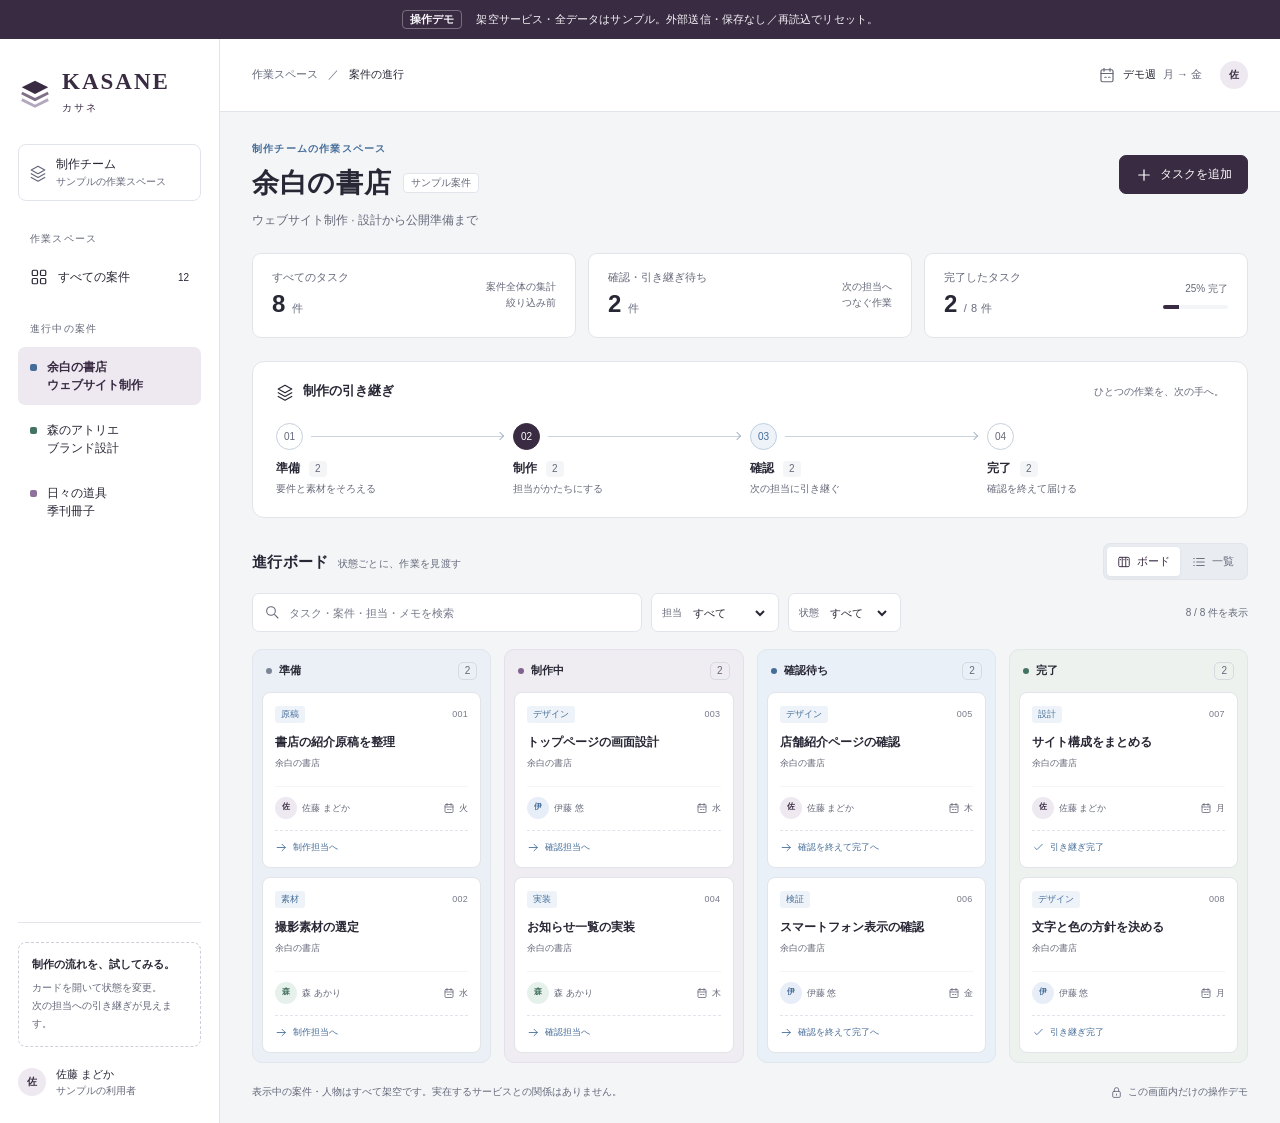
<file: saas.html>
<!doctype html>
<html lang="ja">
<head>
<meta charset="utf-8">
<meta name="viewport" content="width=device-width, initial-scale=1">
<meta name="theme-color" content="#392b42">
<meta name="description" content="KASANE／カサネ。架空の制作チーム向け案件・タスク管理サービスの操作デモ。全データはサンプルです。">
<title>KASANE／カサネ — 制作の進行管理・操作デモ</title>
<style>
:root{--paper:#fff;--mist:#f3f5f7;--line:#e1e5eb;--ink:#282735;--muted:#656879;--plum:#392b42;--plum-light:#eee9f1;--blue:#466d99;--blue-light:#edf3f9;--green:#457363;--green-light:#edf5f1;--radius:12px;--shadow:0 12px 38px #28273512;--body:"BIZ UDPGothic","Yu Gothic",Meiryo,sans-serif;--display:"Yu Gothic","Hiragino Kaku Gothic ProN",sans-serif}
*{box-sizing:border-box}body{margin:0;background:var(--mist);color:var(--ink);font-family:var(--body);font-size:13px;line-height:1.6}button,input,select,textarea{font:inherit}button{cursor:pointer}button,select,input,textarea{touch-action:manipulation}button:disabled{cursor:default}button,a,input,select,textarea{ -webkit-tap-highlight-color:transparent}button:focus-visible,a:focus-visible,input:focus-visible,select:focus-visible,textarea:focus-visible{outline:3px solid var(--blue);outline-offset:3px}button{color:inherit}svg.icon{width:18px;height:18px;fill:none;stroke:currentColor;stroke-width:1.6;stroke-linecap:round;stroke-linejoin:round;flex-shrink:0;vertical-align:middle}button{border:0;background:none}h1,h2,h3,p{margin:0}h1,h2,h3{font-family:var(--display)}.sr-only{position:absolute;width:1px;height:1px;padding:0;margin:-1px;overflow:hidden;clip:rect(0,0,0,0);white-space:nowrap;border:0}.skip{position:fixed;left:16px;top:-80px;z-index:100;background:var(--plum);color:white;padding:10px 20px;border-radius:8px}.skip:focus{top:10px}.demo-notice{position:sticky;top:0;z-index:20;display:flex;align-items:center;justify-content:center;gap:14px;min-height:39px;padding:8px 18px;background:var(--plum);color:#f8f5fa;font-size:11px;letter-spacing:.015em}.demo-tag{border:1px solid #ffffff50;border-radius:4px;padding:0 7px;white-space:nowrap;font-weight:700}.demo-notice p{line-height:1.6}.shell{display:grid;grid-template-columns:220px minmax(0,1fr);min-height:calc(100vh - 39px)}.sidebar{background:var(--paper);border-right:1px solid var(--line);padding:31px 18px 24px;display:flex;flex-direction:column;gap:30px}.brand{display:flex;align-items:center;gap:10px;color:var(--plum)}.brand-mark{width:34px;height:34px;flex-shrink:0}.brand-name{font-family:Georgia,serif;font-size:23px;letter-spacing:2px;line-height:1.05;font-weight:700}.brand small{display:block;font-size:10px;letter-spacing:.2em;margin-top:6px}.workspace-label{display:flex;align-items:center;gap:9px;border:1px solid var(--line);border-radius:8px;padding:10px;margin-top:28px;font-size:12px}.workspace-label .icon{color:var(--muted)}.tiny{font-size:10px;color:var(--muted)}.nav-caption{font-size:10px;letter-spacing:.12em;color:var(--muted);padding:0 12px;margin-bottom:10px}.nav-item{width:100%;text-align:left;display:flex;align-items:center;gap:10px;padding:11px 12px;border-radius:7px;font-size:12px;line-height:1.5;margin-bottom:5px}.nav-item:hover{background:var(--mist)}.nav-item[aria-current="page"]{background:var(--plum-light);color:var(--plum);font-weight:700}.nav-item .nav-count{margin-left:auto;font-size:10px;font-variant-numeric:tabular-nums}.project-dot{width:7px;height:7px;background:var(--blue);border-radius:2px;flex-shrink:0}.project-dot.olive{background:var(--green)}.project-dot.plum{background:#8e729d}.nav-project{align-items:flex-start}.nav-project .project-dot{margin-top:6px}.sidebar-bottom{margin-top:auto;border-top:1px solid var(--line);padding-top:19px}.sample-box{padding:13px;border:1px dashed #ccd0d9;border-radius:8px;margin-bottom:19px}.sample-box strong{display:block;font-size:11px;margin-bottom:5px}.sample-box p{color:var(--muted);font-size:10px;line-height:1.8}.profile{display:flex;align-items:center;gap:10px;font-size:11px}.avatar{display:inline-flex;align-items:center;justify-content:center;width:28px;height:28px;border-radius:50%;background:var(--plum-light);color:var(--plum);font-size:10px;font-weight:700;flex-shrink:0}.profile small{color:var(--muted);font-size:10px;display:block}.main{min-width:0}.topbar{height:73px;border-bottom:1px solid var(--line);background:var(--paper);display:flex;align-items:center;justify-content:space-between;padding:0 32px;gap:15px}.breadcrumb{display:flex;align-items:center;gap:10px;color:var(--muted);font-size:11px}.breadcrumb b{color:var(--ink);font-weight:500}.topbar-right{display:flex;align-items:center;gap:18px}.week-pill{display:inline-flex;align-items:center;gap:7px;color:var(--muted);font-size:11px}.week-pill strong{color:var(--ink);font-weight:500}.mobile-menu{display:none;border:1px solid var(--line);border-radius:7px;width:36px;height:36px}.content{padding:29px 32px 22px;max-width:1540px;margin:auto}.page-heading{display:flex;align-items:flex-start;justify-content:space-between;gap:20px;margin-bottom:23px}.eyebrow{font-size:10px;color:var(--blue);font-weight:700;letter-spacing:.12em;margin-bottom:6px}.title-line{display:flex;align-items:center;gap:12px;flex-wrap:wrap}h1{font-size:27px;font-weight:700;letter-spacing:.025em;line-height:1.5}.sample-chip{display:inline-flex;font-size:10px;font-weight:500;border:1px solid var(--line);color:var(--muted);border-radius:4px;padding:1px 7px;background:var(--paper)}.heading-note{font-size:12px;color:var(--muted);margin-top:7px}.btn{display:inline-flex;align-items:center;justify-content:center;gap:7px;min-height:39px;padding:9px 15px;border-radius:7px;border:1px solid var(--line);background:var(--paper);font-size:12px;line-height:1.4;white-space:nowrap}.btn:hover{background:var(--mist)}.btn.primary{background:var(--plum);border-color:var(--plum);color:white}.btn.primary:hover{background:#4a3756}.page-heading .btn{margin-top:14px}.stats{display:grid;grid-template-columns:repeat(3,minmax(0,1fr));gap:12px;margin-bottom:23px}.stat{background:var(--paper);border:1px solid var(--line);border-radius:9px;padding:15px 19px;display:flex;align-items:center;justify-content:space-between;gap:12px}.stat-label{color:var(--muted);font-size:11px}.stat-value{font-size:24px;line-height:1.5;font-variant-numeric:tabular-nums;font-weight:600;letter-spacing:.02em}.stat-value small{font-size:11px;font-weight:400;color:var(--muted);margin-left:6px}.stat-aside{font-size:10px;color:var(--muted);text-align:right}.stat .mini-bar{width:65px;height:4px;background:var(--mist);border-radius:3px;margin-top:8px;overflow:hidden}.mini-bar span{display:block;height:100%;background:var(--plum);transition:width .2s}.handoff{background:var(--paper);border:1px solid var(--line);border-radius:var(--radius);padding:19px 23px 20px;margin-bottom:25px}.section-title{display:flex;align-items:center;justify-content:space-between;gap:12px}.section-title h2{font-size:13px;display:flex;align-items:center;gap:9px}.section-title p{font-size:10px;color:var(--muted)}.flow{display:grid;grid-template-columns:repeat(4,minmax(0,1fr));margin-top:21px}.flow-step{position:relative;padding-right:12px;min-width:0}.flow-step:not(:last-child):after{content:"";position:absolute;top:13px;left:35px;right:10px;height:1px;background:#cbd3df}.flow-step:not(:last-child):before{content:"";position:absolute;right:10px;top:10px;width:5px;height:5px;border-right:1px solid #aab6c8;border-top:1px solid #aab6c8;transform:rotate(45deg);z-index:1}.flow-number{display:flex;align-items:center;justify-content:center;width:27px;height:27px;border-radius:50%;border:1px solid #c6cfdb;color:var(--muted);background:var(--paper);font-size:10px;font-variant-numeric:tabular-nums;position:relative;z-index:2}.flow-step:nth-child(2) .flow-number{background:var(--plum);border-color:var(--plum);color:white}.flow-step:nth-child(3) .flow-number{background:var(--blue-light);border-color:#bfcee1;color:var(--blue)}.flow-name{font-size:12px;font-weight:700;margin-top:9px;display:flex;align-items:center;gap:9px}.flow-count{font-size:10px;background:var(--mist);color:var(--muted);padding:0 6px;border-radius:4px;font-weight:400}.flow-desc{font-size:10px;color:var(--muted);margin-top:3px}.board-head{display:flex;align-items:center;justify-content:space-between;gap:15px;margin-bottom:13px}.board-head h2{font-size:15px;letter-spacing:.02em}.board-head h2 span{font-size:10px;font-weight:400;color:var(--muted);margin-left:9px}.view-switch{border:1px solid var(--line);background:#e9edf1;padding:3px;display:flex;border-radius:7px;gap:2px}.view-switch button{display:flex;align-items:center;gap:6px;padding:5px 10px;border-radius:4px;font-size:11px;min-height:29px;color:var(--muted)}.view-switch button[aria-pressed="true"]{background:var(--paper);color:var(--plum);box-shadow:0 1px 4px #2827350d}.view-switch .icon{width:14px;height:14px}.toolbar{display:flex;align-items:center;gap:9px;margin-bottom:17px}.search-wrap{position:relative;flex:1;max-width:390px;min-width:100px}.search-wrap>.icon{position:absolute;left:12px;top:11px;width:16px;height:16px;color:var(--muted);pointer-events:none}.search-wrap input{width:100%;padding:9px 12px 9px 36px;height:39px;background:var(--paper);border:1px solid var(--line);border-radius:7px;font-size:11px;color:var(--ink)}input::placeholder,textarea::placeholder{color:#757988}.filter{display:flex;align-items:center;gap:7px;padding:0 10px;border:1px solid var(--line);border-radius:7px;background:var(--paper);height:39px}.filter label{font-size:10px;color:var(--muted);white-space:nowrap}.filter select{border:0;background:transparent;max-width:110px;color:var(--ink);font-size:11px;padding:4px 0}.result-count{margin-left:auto;color:var(--muted);font-size:10px;white-space:nowrap}.board{display:grid;grid-template-columns:repeat(4,minmax(0,1fr));gap:13px;align-items:start}.column{min-width:0;padding:12px 9px 9px;border:1px solid #e2e6ec;border-radius:10px;background:#eaf0f5}.column:nth-child(2){background:#efecf2;border-color:#e5dfeb}.column:nth-child(3){background:#eaf0f7;border-color:#dfe6ef}.column:nth-child(4){background:#edf2ef;border-color:#e0e8e3}.column-head{display:flex;align-items:center;justify-content:space-between;padding:0 4px 12px}.column-head h3{display:flex;align-items:center;gap:7px;font-size:11px;font-weight:700}.status-dot{width:6px;height:6px;border-radius:50%;background:#7b8595}.column:nth-child(2) .status-dot{background:#80618f}.column:nth-child(3) .status-dot{background:var(--blue)}.column:nth-child(4) .status-dot{background:var(--green)}.column-count{font-size:10px;color:var(--muted);border:1px solid #d6dbe2;border-radius:5px;padding:0 6px}.task-card{display:block;width:100%;text-align:left;background:var(--paper);border:1px solid #e1e4e9;border-radius:8px;padding:13px 12px;margin-bottom:9px;transition:transform .16s,box-shadow .16s}.task-card:hover{transform:translateY(-2px);box-shadow:0 5px 12px #2827350c;border-color:#b9aec4}.task-card:last-child{margin-bottom:0}.task-top{display:flex;align-items:center;justify-content:space-between;gap:6px;margin-bottom:9px}.task-kind{font-size:9px;color:var(--blue);background:var(--blue-light);padding:1px 6px;border-radius:3px}.task-id{font-size:9px;letter-spacing:.04em;color:#777b89;font-variant-numeric:tabular-nums}.task-title{display:block;font-size:12px;font-weight:700;line-height:1.7;overflow-wrap:anywhere}.task-project{font-size:9px;color:var(--muted);margin-top:6px;overflow-wrap:anywhere}.task-separator{height:1px;background:var(--mist);margin:13px 0 10px}.task-meta{display:flex;align-items:center;justify-content:space-between;gap:6px;color:var(--muted);font-size:9px}.person{display:flex;align-items:center;gap:5px}.person .avatar{width:22px;height:22px;font-size:8px}.avatar.blue{background:#e7eef7;color:var(--blue)}.avatar.green{background:#e7f1ec;color:var(--green)}.due{display:flex;align-items:center;gap:4px;font-size:9px}.due .icon{width:12px;height:12px}.task-handoff{font-size:9px;display:flex;align-items:center;gap:5px;color:var(--blue);margin-top:11px;border-top:1px dashed var(--line);padding-top:9px}.task-handoff .icon{width:13px;height:13px}.empty-column{font-size:10px;color:var(--muted);padding:20px 7px;text-align:center}.empty-state{border:1px dashed #c8ced8;border-radius:12px;background:var(--paper);text-align:center;padding:42px 20px}.empty-state>.icon{width:30px;height:30px;color:var(--blue);margin-bottom:12px}.empty-state h3{font-size:15px;margin-bottom:7px}.empty-state p{color:var(--muted);font-size:12px;margin-bottom:17px}.list{border:1px solid var(--line);border-radius:10px;background:var(--paper);overflow:hidden}.list-header,.list-row{display:grid;grid-template-columns:minmax(0,1fr) 110px 110px 88px;gap:15px;align-items:center}.list-header{background:#f8f9fb;color:var(--muted);font-size:10px;padding:11px 18px}.list-row{width:100%;text-align:left;border-top:1px solid var(--line);padding:15px 18px;font-size:11px}.list-row:hover{background:#faf8fc}.list-row .task-title{font-size:12px}.state-label{display:inline-flex;align-items:center;gap:5px;color:var(--plum);font-size:10px}.state-label .icon{width:13px;height:13px}.page-footer{display:flex;align-items:center;justify-content:space-between;gap:12px;font-size:10px;color:var(--muted);padding-top:20px}.page-footer p{line-height:1.8}.footer-symbol{display:flex;align-items:center;gap:5px;white-space:nowrap}.footer-symbol .icon{width:13px;height:13px}dialog{border:1px solid var(--line);border-radius:15px;padding:0;color:var(--ink);background:var(--paper);width:min(520px,calc(100% - 32px));max-height:calc(100dvh - 40px);box-shadow:0 30px 90px #21192b33;overflow:auto}dialog::backdrop{background:#28273565;backdrop-filter:blur(3px)}.dialog-head{display:flex;align-items:center;justify-content:space-between;gap:14px;padding:19px 23px;border-bottom:1px solid var(--line)}.dialog-head h2{font-size:15px}.icon-btn{display:flex;align-items:center;justify-content:center;width:32px;height:32px;border:1px solid var(--line);border-radius:6px;background:var(--paper)}.dialog-body{padding:23px}.detail-title{font-size:21px;line-height:1.65;overflow-wrap:anywhere;margin:10px 0 5px}.detail-sub{font-size:11px;color:var(--muted);margin-bottom:20px}.detail-info{background:var(--mist);border-radius:8px;padding:15px;display:grid;grid-template-columns:1fr 1fr;gap:12px;margin-bottom:20px}.detail-info dt{font-size:10px;color:var(--muted);margin-bottom:4px}.detail-info dd{margin:0;font-size:12px}.description-label{font-size:11px;font-weight:700;margin-bottom:7px}.detail-description{font-size:12px;line-height:1.9;white-space:pre-wrap;overflow-wrap:anywhere;color:var(--muted);margin-bottom:20px}.field{margin-bottom:17px}.field label{display:block;font-size:11px;font-weight:700;margin-bottom:7px}.required{color:var(--blue);font-size:9px;margin-left:7px}.field input,.field select,.field textarea{width:100%;border:1px solid #cdd3dd;border-radius:7px;background:var(--paper);color:var(--ink);padding:10px 12px;min-height:41px;font-size:12px}.field textarea{resize:vertical;min-height:85px}.field-grid{display:grid;grid-template-columns:1fr 1fr;gap:14px}.field-help{font-size:10px;color:var(--muted);margin-top:6px}.field-error{font-size:11px;color:#a1394e;margin-top:6px;min-height:0}.field [aria-invalid="true"]{border-color:#a1394e}.dialog-note{padding:11px 13px;background:var(--blue-light);color:var(--blue);font-size:10px;border-radius:6px;line-height:1.8}.dialog-actions{display:flex;justify-content:flex-end;gap:9px;padding:17px 23px;border-top:1px solid var(--line)}.status-feedback{min-height:18px;font-size:10px;color:var(--green);margin-top:5px}.mobile-nav .dialog-body{padding:15px}.toast{position:fixed;bottom:20px;left:calc(50% + 90px);transform:translateX(-50%);background:var(--plum);color:white;padding:11px 18px;border-radius:8px;font-size:12px;box-shadow:var(--shadow);z-index:60;max-width:calc(100% - 32px);width:max-content}.toast:empty{display:none}[hidden]{display:none!important}
@media(min-width:1700px){.content{padding-top:38px}.task-card{padding:16px}.column{padding:14px 12px}.task-title{font-size:13px}}
@media(max-width:1150px){.shell{grid-template-columns:190px minmax(0,1fr)}.sidebar{padding:27px 12px}.content{padding:25px 22px}.topbar{padding:0 22px}.toolbar{flex-wrap:wrap}.search-wrap{max-width:none}.result-count{margin-left:0}.board{gap:9px}.column{padding:11px 6px 6px}.task-card{padding:11px 9px}.task-meta{align-items:flex-start;gap:8px;flex-wrap:wrap}.stat{padding:13px}.flow-desc{font-size:9px}.task-handoff{font-size:8px}}
@media(max-width:920px){.board{grid-template-columns:repeat(2,minmax(0,1fr))}.task-meta{flex-wrap:nowrap}.task-handoff{font-size:9px}.handoff{padding:17px}.flow-desc{max-width:95px}.topbar-right .avatar{display:none}.stat-aside{display:none}.title-line{gap:8px}h1{font-size:23px}.list-header,.list-row{grid-template-columns:minmax(0,1fr) 85px 80px;gap:10px}.list-due{display:none}}
@media(max-width:700px){.shell{display:block}.sidebar{display:none}.mobile-menu{display:flex;align-items:center;justify-content:center}.topbar{height:60px;padding:0 18px}.breadcrumb{gap:7px}.breadcrumb .desktop-crumb{display:none}.topbar-right{gap:8px}.week-pill{font-size:10px}.content{padding:23px 18px 20px}.demo-notice{justify-content:flex-start;gap:9px;padding:7px 12px;font-size:9px;min-height:46px}.demo-tag{font-size:9px;padding:1px 5px}.page-heading{gap:12px;margin-bottom:19px}.eyebrow{font-size:9px}.heading-note{font-size:11px;max-width:220px}.page-heading .btn{padding:9px 10px;font-size:11px;margin-top:19px}.page-heading .btn .icon{width:14px;height:14px}.stats{gap:7px;margin-bottom:18px}.stat{padding:11px 10px;display:block}.stat-label{font-size:9px}.stat-value{font-size:23px}.stat-value small{font-size:9px;margin-left:3px}.handoff{padding:15px 13px;margin-bottom:23px}.section-title{align-items:flex-start}.section-title h2{font-size:12px}.section-title h2 .icon{width:15px;height:15px}.section-title p{font-size:9px}.flow{margin-top:16px}.flow-number{width:24px;height:24px}.flow-step:not(:last-child):after{top:12px;left:29px;right:7px}.flow-step:not(:last-child):before{top:9px;right:7px}.flow-name{font-size:11px;gap:4px}.flow-count{font-size:9px;padding:0 4px}.flow-desc{font-size:9px;line-height:1.6;max-width:none}.flow-step{padding-right:5px}.board-head{margin-bottom:12px}.board-head h2{font-size:14px}.board-head h2 span{display:none}.view-switch button{font-size:10px;padding:5px 8px}.toolbar{display:grid;grid-template-columns:1fr 1fr;gap:8px}.search-wrap{grid-column:1/-1}.search-wrap input{font-size:12px}.filter{justify-content:space-between;padding:0 10px;min-width:0}.filter select{width:100%;max-width:100px;font-size:11px;min-width:0}.result-count{grid-column:1/-1;text-align:right;margin:0}.board{gap:11px}.column{padding:12px 8px 8px}.task-card{padding:12px 10px}.task-title{font-size:12px}.task-meta{flex-wrap:wrap}.task-project{font-size:9px}.page-footer{align-items:flex-start;display:block}.footer-symbol{margin-top:8px}.toast{left:50%;font-size:11px}.list-header,.list-row{grid-template-columns:minmax(0,1fr) 75px;gap:10px;padding:12px}.list-person{display:none}.dialog-head{padding:15px 17px}.dialog-body{padding:18px}.dialog-actions{padding:15px 18px}.detail-title{font-size:18px}.field-grid{gap:10px}}
@media(max-width:430px){.board{grid-template-columns:1fr}.task-meta{flex-wrap:nowrap}.task-card{padding:14px}.task-title{font-size:13px}.column-head h3{font-size:12px}.task-project{font-size:10px}.task-meta,.due{font-size:10px}.task-handoff{font-size:10px}.task-top{margin-bottom:7px}.task-separator{margin:11px 0 9px}.column{padding:13px 10px 10px}.title-line h1{font-size:22px}.title-line{gap:4px}.sample-chip{font-size:9px}.heading-note{font-size:10px}.flow-desc{font-size:8px}.section-title p{max-width:95px;text-align:right}.page-heading .btn{margin-top:23px}.btn.primary{padding-left:9px;padding-right:9px}.stat-label{font-size:9px}.topbar{padding:0 14px}.content{padding-left:14px;padding-right:14px}.flow-name{font-size:10px}.field-grid{grid-template-columns:1fr;gap:0}}
.task-separator{display:block}.column[data-status="ready"]{background:#eaf0f5;border-color:#e2e6ec}.column[data-status="making"]{background:#efecf2;border-color:#e5dfeb}.column[data-status="review"]{background:#eaf0f7;border-color:#dfe6ef}.column[data-status="done"]{background:#edf2ef;border-color:#e0e8e3}.column[data-status="ready"] .status-dot{background:#7b8595}.column[data-status="making"] .status-dot{background:#80618f}.column[data-status="review"] .status-dot{background:var(--blue)}.column[data-status="done"] .status-dot{background:var(--green)}
@media(max-width:430px){.week-days{display:none}.week-pill{white-space:nowrap}.result-count{padding-right:3px}.page-heading>div{min-width:0}.page-heading .btn{flex-shrink:0}.task-separator{display:block}.column[data-status="making"]{background:#efecf2;border-color:#e5dfeb}.column[data-status="review"]{background:#eaf0f7;border-color:#dfe6ef}.column[data-status="done"]{background:#edf2ef;border-color:#e0e8e3}}
@media(max-width:700px){.topbar{display:grid;grid-template-columns:minmax(0,1fr) auto;padding-right:32px}.breadcrumb{min-width:0}.topbar-right{justify-self:end;min-width:0}.week-pill{flex-shrink:0;font-size:11px}.week-pill strong{display:block}.week-days{display:none}}
@media(max-width:360px){.page-heading{flex-wrap:wrap;gap:0}.page-heading>div{width:100%}.page-heading .btn{margin-top:13px;min-height:40px}.heading-note{max-width:none}.flow-desc{display:none}.flow-name{margin-top:8px}.stat{padding:10px 7px}.stat-label{font-size:9px;min-height:29px}.stat-value{font-size:22px}.demo-notice{font-size:9px}.section-title p{font-size:8px}}
@media(prefers-reduced-motion:reduce){*,*:before,*:after{animation:none!important;transition:none!important;scroll-behavior:auto!important}.task-card:hover{transform:none}}
</style>
<!-- OGP・ファビコン（2026-10-10 追加） -->
<meta property="og:type" content="website">
<meta property="og:site_name" content="KASANE">
<meta property="og:locale" content="ja_JP">
<meta property="og:title" content="KASANE／カサネ — 制作の進行管理・操作デモ">
<meta property="og:description" content="KASANE／カサネ。架空の制作チーム向け案件・タスク管理サービスの操作デモ。全データはサンプルです。">
<meta property="og:url" content="https://uverworld12th-prog.github.io/my-portfolio/saas.html">
<meta property="og:image" content="https://uverworld12th-prog.github.io/my-portfolio/ogp/saas.png">
<meta property="og:image:width" content="1200">
<meta property="og:image:height" content="630">
<meta name="twitter:card" content="summary_large_image">
<link rel="icon" type="image/svg+xml" href="data:image/svg+xml,%3Csvg%20xmlns%3D%27http%3A%2F%2Fwww.w3.org%2F2000%2Fsvg%27%20viewBox%3D%270%200%2064%2064%27%3E%3Crect%20width%3D%2764%27%20height%3D%2764%27%20rx%3D%2712%27%20fill%3D%27%23392b42%27%2F%3E%3Ctext%20x%3D%2732%27%20y%3D%2745%27%20font-size%3D%2738%27%20font-weight%3D%27700%27%20text-anchor%3D%27middle%27%20fill%3D%27%23ffffff%27%20font-family%3D%27Georgia%2Cserif%27%3EK%3C%2Ftext%3E%3C%2Fsvg%3E">
</head>
<body>
<a class="skip" href="#main">本文へ移動</a>
<svg xmlns="http://www.w3.org/2000/svg" style="display:none" aria-hidden="true">
<symbol id="i-grid" viewBox="0 0 24 24"><rect x="3" y="3" width="7" height="7" rx="1.5"/><rect x="14" y="3" width="7" height="7" rx="1.5"/><rect x="3" y="14" width="7" height="7" rx="1.5"/><rect x="14" y="14" width="7" height="7" rx="1.5"/></symbol>
<symbol id="i-stack" viewBox="0 0 24 24"><path d="m3 8 9-5 9 5-9 5-9-5Zm0 5 9 5 9-5M3 18l9 5 9-5"/></symbol>
<symbol id="i-board" viewBox="0 0 24 24"><rect x="3" y="4" width="18" height="16" rx="2"/><path d="M9 4v16m6-16v16M5.5 8h1M11.5 8h1M17.5 8h1"/></symbol>
<symbol id="i-list" viewBox="0 0 24 24"><path d="M8 6h13M8 12h13M8 18h13M3 6h1M3 12h1M3 18h1"/></symbol>
<symbol id="i-search" viewBox="0 0 24 24"><circle cx="10.5" cy="10.5" r="6.5"/><path d="m16 16 5 5"/></symbol>
<symbol id="i-plus" viewBox="0 0 24 24"><path d="M12 5v14M5 12h14"/></symbol>
<symbol id="i-calendar" viewBox="0 0 24 24"><rect x="4" y="5" width="16" height="16" rx="2"/><path d="M8 3v4m8-4v4M4 10h16m-11 5h2m3 0h2"/></symbol>
<symbol id="i-arrow" viewBox="0 0 24 24"><path d="M4 12h15m-6-6 6 6-6 6"/></symbol>
<symbol id="i-check" viewBox="0 0 24 24"><path d="m5 12 4 4L19 6"/></symbol>
<symbol id="i-close" viewBox="0 0 24 24"><path d="m6 6 12 12M6 18 18 6"/></symbol>
<symbol id="i-menu" viewBox="0 0 24 24"><path d="M4 6h16M4 12h16M4 18h16"/></symbol>
<symbol id="i-lock" viewBox="0 0 24 24"><rect x="5" y="10" width="14" height="11" rx="2"/><path d="M8 10V7a4 4 0 0 1 8 0v3m-4 5v2"/></symbol>
</svg>
<div class="demo-notice" role="note"><span class="demo-tag">操作デモ</span><p>架空サービス・全データはサンプル。外部送信・保存なし／再読込でリセット。</p></div>
<div class="shell">
<aside class="sidebar" aria-label="主なナビゲーション">
<div><div class="brand"><svg class="brand-mark" viewBox="0 0 36 36" aria-hidden="true"><path d="M4 12 18 5l14 7-14 7Z" fill="#392b42"/><path d="m4 18 14 7 14-7" fill="none" stroke="#807087" stroke-width="3"/><path d="m4 25 14 7 14-7" fill="none" stroke="#b4a8be" stroke-width="3"/></svg><div><div class="brand-name">KASANE</div><small>カサネ</small></div></div><div class="workspace-label"><svg class="icon" aria-hidden="true"><use href="#i-stack"/></svg><div>制作チーム<span class="tiny" style="display:block">サンプルの作業スペース</span></div></div></div>
<nav id="desktop-nav"><p class="nav-caption">作業スペース</p><button class="nav-item" data-project="all"><svg class="icon" aria-hidden="true"><use href="#i-grid"/></svg>すべての案件<span class="nav-count" id="all-count">12</span></button><p class="nav-caption" style="margin-top:24px">進行中の案件</p><button class="nav-item nav-project" data-project="p1" aria-current="page"><span class="project-dot"></span>余白の書店<br>ウェブサイト制作</button><button class="nav-item nav-project" data-project="p2"><span class="project-dot olive"></span>森のアトリエ<br>ブランド設計</button><button class="nav-item nav-project" data-project="p3"><span class="project-dot plum"></span>日々の道具<br>季刊冊子</button></nav>
<div class="sidebar-bottom"><div class="sample-box"><strong>制作の流れを、試してみる。</strong><p>カードを開いて状態を変更。<br>次の担当への引き継ぎが見えます。</p></div><div class="profile"><span class="avatar">佐</span><div>佐藤 まどか<small>サンプルの利用者</small></div></div></div>
</aside>
<main id="main" class="main" tabindex="-1">
<header class="topbar"><div class="breadcrumb"><button id="menu-open" class="mobile-menu" type="button" aria-label="案件メニューを開く" aria-haspopup="dialog"><svg class="icon" aria-hidden="true"><use href="#i-menu"/></svg></button><span class="desktop-crumb">作業スペース</span><span class="desktop-crumb" aria-hidden="true">／</span><b>案件の進行</b></div><div class="topbar-right"><span class="week-pill"><svg class="icon" aria-hidden="true"><use href="#i-calendar"/></svg><strong>デモ週</strong><span class="week-days">月 → 金</span></span><span class="avatar" aria-label="サンプルの利用者、佐藤まどか">佐</span></div></header>
<div class="content">
<section class="page-heading" aria-labelledby="project-title"><div><p class="eyebrow">制作チームの作業スペース</p><div class="title-line"><h1 id="project-title">余白の書店</h1><span class="sample-chip">サンプル案件</span></div><p class="heading-note" id="project-description">ウェブサイト制作 · 設計から公開準備まで</p></div><button class="btn primary" id="add-open" type="button"><svg class="icon" aria-hidden="true"><use href="#i-plus"/></svg>タスクを追加</button></section>
<section class="stats" aria-label="案件の集計。検索条件に関係なく選択中の案件を集計"><div class="stat"><div><p class="stat-label">すべてのタスク</p><p class="stat-value"><span id="total-stat">8</span><small>件</small></p></div><span class="stat-aside">案件全体の集計<br>絞り込み前</span></div><div class="stat"><div><p class="stat-label">確認・引き継ぎ待ち</p><p class="stat-value"><span id="review-stat">2</span><small>件</small></p></div><span class="stat-aside">次の担当へ<br>つなぐ作業</span></div><div class="stat"><div><p class="stat-label">完了したタスク</p><p class="stat-value"><span id="done-stat">2</span><small id="done-ratio">/ 8 件</small></p></div><div class="stat-aside"><span id="progress-text">25% 完了</span><div class="mini-bar"><span id="progress-bar" style="width:25%"></span></div></div></div></section>
<section class="handoff" aria-labelledby="handoff-title"><div class="section-title"><h2 id="handoff-title"><svg class="icon" aria-hidden="true"><use href="#i-stack"/></svg>制作の引き継ぎ</h2><p>ひとつの作業を、次の手へ。</p></div><div class="flow"><div class="flow-step"><span class="flow-number">01</span><div class="flow-name">準備<span class="flow-count" data-flow="ready">2</span></div><p class="flow-desc">要件と素材をそろえる</p></div><div class="flow-step"><span class="flow-number">02</span><div class="flow-name">制作<span class="flow-count" data-flow="making">2</span></div><p class="flow-desc">担当がかたちにする</p></div><div class="flow-step"><span class="flow-number">03</span><div class="flow-name">確認<span class="flow-count" data-flow="review">2</span></div><p class="flow-desc">次の担当に引き継ぐ</p></div><div class="flow-step"><span class="flow-number">04</span><div class="flow-name">完了<span class="flow-count" data-flow="done">2</span></div><p class="flow-desc">確認を終えて届ける</p></div></div></section>
<section aria-labelledby="board-title"><div class="board-head"><h2 id="board-title">進行ボード<span>状態ごとに、作業を見渡す</span></h2><div class="view-switch" role="group" aria-label="表示方法"><button id="view-board" aria-pressed="true" type="button"><svg class="icon" aria-hidden="true"><use href="#i-board"/></svg>ボード</button><button id="view-list" aria-pressed="false" type="button"><svg class="icon" aria-hidden="true"><use href="#i-list"/></svg>一覧</button></div></div>
<div class="toolbar"><div class="search-wrap"><svg class="icon" aria-hidden="true"><use href="#i-search"/></svg><label class="sr-only" for="search">タスク・案件・担当・メモを検索</label><input id="search" type="search" placeholder="タスク・案件・担当・メモを検索" maxlength="100" autocomplete="off"></div><div class="filter"><label for="owner-filter">担当</label><select id="owner-filter"><option value="all">すべて</option><option value="sato">佐藤 まどか</option><option value="ito">伊藤 悠</option><option value="mori">森 あかり</option></select></div><div class="filter"><label for="status-filter">状態</label><select id="status-filter"><option value="all">すべて</option><option value="ready">準備</option><option value="making">制作中</option><option value="review">確認待ち</option><option value="done">完了</option></select></div><p class="result-count" id="result-count" role="status" aria-live="polite">8 件を表示</p></div>
<div id="task-view"></div>
<div id="empty-state" class="empty-state" hidden><svg class="icon" aria-hidden="true"><use href="#i-search"/></svg><h3>条件に合うタスクがありません</h3><p>別の言葉で検索するか、絞り込みを解除してください。</p><button type="button" class="btn" id="clear-filters">検索・絞り込みを解除</button></div>
</section>
<footer class="page-footer"><p>表示中の案件・人物はすべて架空です。実在するサービスとの関係はありません。</p><span class="footer-symbol"><svg class="icon" aria-hidden="true"><use href="#i-lock"/></svg>この画面内だけの操作デモ</span></footer>
</div>
</main>
</div>
<dialog id="detail-dialog" aria-labelledby="detail-heading"><div class="dialog-head"><h2 id="detail-heading">タスクの詳細</h2><button class="icon-btn" type="button" data-close aria-label="タスクの詳細を閉じる"><svg class="icon" aria-hidden="true"><use href="#i-close"/></svg></button></div><div class="dialog-body"><span class="sample-chip">サンプルタスク</span><h3 class="detail-title" id="detail-title"></h3><p class="detail-sub" id="detail-project"></p><dl class="detail-info"><div><dt>担当者</dt><dd id="detail-owner"></dd></div><div><dt>目安</dt><dd id="detail-due"></dd></div></dl><p class="description-label">作業メモ</p><p class="detail-description" id="detail-description"></p><div class="field"><label for="detail-status">タスクの状態</label><select id="detail-status"><option value="ready">準備</option><option value="making">制作中</option><option value="review">確認待ち</option><option value="done">完了</option></select><p class="status-feedback" id="detail-feedback" role="status" aria-live="polite"></p></div><p class="dialog-note">状態の変更はすぐにボードへ反映されます。外部送信・保存はなく、再読込で元に戻ります。</p></div><div class="dialog-actions"><button class="btn" type="button" data-close>閉じる</button></div></dialog>
<dialog id="add-dialog" aria-labelledby="add-heading"><form id="add-form" novalidate><div class="dialog-head"><h2 id="add-heading">タスクを追加</h2><button class="icon-btn" type="button" data-close aria-label="タスク追加を閉じる"><svg class="icon" aria-hidden="true"><use href="#i-close"/></svg></button></div><div class="dialog-body"><div class="field"><label for="task-title">タスク名<span class="required">必須</span></label><input id="task-title" name="title" type="text" required maxlength="80" placeholder="例：トップページの原稿を確認" aria-describedby="title-help title-error"><p class="field-help" id="title-help">80文字以内で入力してください。</p><p class="field-error" id="title-error" role="alert"></p></div><div class="field"><label for="task-project">案件</label><select id="task-project"><option value="p1">余白の書店／ウェブサイト制作</option><option value="p2">森のアトリエ／ブランド設計</option><option value="p3">日々の道具／季刊冊子</option></select></div><div class="field-grid"><div class="field"><label for="task-owner">担当者</label><select id="task-owner"><option value="sato">佐藤 まどか</option><option value="ito">伊藤 悠</option><option value="mori">森 あかり</option></select></div><div class="field"><label for="task-status">状態</label><select id="task-status"><option value="ready">準備</option><option value="making">制作中</option><option value="review">確認待ち</option><option value="done">完了</option></select></div></div><div class="field"><label for="task-note">作業メモ</label><textarea id="task-note" maxlength="400" rows="3" placeholder="引き継ぐ内容や確認してほしいこと"></textarea><p class="field-help">任意・400文字以内</p></div><p class="dialog-note">追加する内容も操作デモ内のサンプルです。実際の個人情報や業務情報は入力しないでください。外部送信・保存はなく、再読込でリセットされます。</p></div><div class="dialog-actions"><button class="btn" type="button" data-close>キャンセル</button><button class="btn primary" type="submit">タスクを追加</button></div></form></dialog>
<dialog id="nav-dialog" class="mobile-nav" aria-labelledby="nav-heading"><div class="dialog-head"><h2 id="nav-heading">案件メニュー</h2><button class="icon-btn" type="button" data-close aria-label="案件メニューを閉じる"><svg class="icon" aria-hidden="true"><use href="#i-close"/></svg></button></div><nav class="dialog-body" aria-label="案件の切り替え"><button class="nav-item" data-project="all"><svg class="icon" aria-hidden="true"><use href="#i-grid"/></svg>すべての案件</button><button class="nav-item" data-project="p1" aria-current="page"><span class="project-dot"></span>余白の書店／ウェブサイト制作</button><button class="nav-item" data-project="p2"><span class="project-dot olive"></span>森のアトリエ／ブランド設計</button><button class="nav-item" data-project="p3"><span class="project-dot plum"></span>日々の道具／季刊冊子</button><p class="tiny" style="padding:12px">全案件は架空のサンプルです。外部送信・保存なし／再読込でリセット。</p></nav></dialog>
<div class="toast" id="toast" role="status" aria-live="polite" aria-atomic="true"></div>
<noscript><p style="padding:24px;background:white">操作デモを表示するには、ブラウザーのスクリプト実行を有効にしてください。全データは架空のサンプルです。</p></noscript>
<script>
'use strict';
(() => {
const $ = id => document.getElementById(id);
const projects = {
 p1:{name:'余白の書店',description:'ウェブサイト制作 · 設計から公開準備まで'},
 p2:{name:'森のアトリエ',description:'ブランド設計 · 言葉とビジュアルの整理'},
 p3:{name:'日々の道具',description:'季刊冊子 · 編集から入稿準備まで'}
};
const people = {sato:{name:'佐藤 まどか',initial:'佐',color:''},ito:{name:'伊藤 悠',initial:'伊',color:'blue'},mori:{name:'森 あかり',initial:'森',color:'green'}};
const stages = [{id:'ready',name:'準備',next:'制作担当へ'},{id:'making',name:'制作中',next:'確認担当へ'},{id:'review',name:'確認待ち',next:'確認を終えて完了へ'},{id:'done',name:'完了',next:'引き継ぎ完了'}];
let tasks = [
{id:1,project:'p1',title:'書店の紹介原稿を整理',kind:'原稿',owner:'sato',status:'ready',due:'デモ週・火',note:'紹介文と店主のコメントを整理する想定のサンプルです。\n原稿がそろったら、制作担当へ引き継ぎます。'},
{id:2,project:'p1',title:'撮影素材の選定',kind:'素材',owner:'mori',status:'ready',due:'デモ週・水',note:'トップページと店内紹介に使用する素材を選定する想定です。採用する写真と用途をまとめます。'},
{id:3,project:'p1',title:'トップページの画面設計',kind:'デザイン',owner:'ito',status:'making',due:'デモ週・水',note:'本の紹介とお知らせの見せ方を検討するサンプルタスクです。設計がまとまったら確認へ進めます。'},
{id:4,project:'p1',title:'お知らせ一覧の実装',kind:'実装',owner:'mori',status:'making',due:'デモ週・木',note:'一覧の並びと読みやすさを確認する想定です。実装後は制作担当と動作を確認します。'},
{id:5,project:'p1',title:'店舗紹介ページの確認',kind:'デザイン',owner:'sato',status:'review',due:'デモ週・木',note:'制作担当から引き継いだページです。見出し、本文、写真の対応を確認する想定のサンプルです。'},
{id:6,project:'p1',title:'スマートフォン表示の確認',kind:'検証',owner:'ito',status:'review',due:'デモ週・金',note:'狭い画面での読みやすさと操作のしやすさを確認します。確認済みになったら完了へ変更できます。'},
{id:7,project:'p1',title:'サイト構成をまとめる',kind:'設計',owner:'sato',status:'done',due:'デモ週・月',note:'ページ構成を整理した想定です。実際の納品物やクライアント実績を示すものではありません。'},
{id:8,project:'p1',title:'文字と色の方針を決める',kind:'デザイン',owner:'ito',status:'done',due:'デモ週・月',note:'文字と色の基本方針を決めた想定のサンプルタスクです。'},
{id:9,project:'p2',title:'ブランドの言葉を整理',kind:'設計',owner:'sato',status:'making',due:'デモ週・水',note:'架空のアトリエについて、軸になる言葉を整理する想定です。'},
{id:10,project:'p2',title:'ロゴ案の方向性を確認',kind:'デザイン',owner:'ito',status:'review',due:'デモ週・木',note:'架空のロゴ案をチームで確認する想定です。実際のロゴや実績はありません。'},
{id:11,project:'p3',title:'特集ページの構成案',kind:'編集',owner:'mori',status:'ready',due:'デモ週・水',note:'架空の季刊冊子について、ページ構成を検討する想定です。'},
{id:12,project:'p3',title:'入稿前の確認項目を整理',kind:'編集',owner:'sato',status:'done',due:'デモ週・火',note:'入稿準備の確認項目を整理した想定のサンプルです。'}
];
let project = 'p1', view = 'board', activeTask = null, serial = 13, toastTimer;
const returnFocus = new WeakMap();
function el(tag,className,text){const node=document.createElement(tag);if(className)node.className=className;if(text!==undefined)node.textContent=text;return node;}
function icon(name){const node=document.createElementNS('http://www.w3.org/2000/svg','svg');node.setAttribute('class','icon');node.setAttribute('aria-hidden','true');const use=document.createElementNS('http://www.w3.org/2000/svg','use');use.setAttribute('href','#i-'+name);node.append(use);return node;}
function ownerNode(owner){const person=people[owner];const node=el('span','person');node.append(el('span','avatar '+person.color,person.initial),el('span','',person.name));return node;}
function say(message){$('toast').textContent=message;clearTimeout(toastTimer);toastTimer=setTimeout(()=>{$('toast').textContent='';},3800);}
function baseTasks(){return tasks.filter(t=>project==='all'||t.project===project);}
function visibleTasks(){const query=$('search').value.trim().normalize('NFKC').toLocaleLowerCase('ja');return baseTasks().filter(t=>($('owner-filter').value==='all'||t.owner===$('owner-filter').value)&&($('status-filter').value==='all'||t.status===$('status-filter').value)&&(!query||[t.title,projects[t.project].name,people[t.owner].name,t.note].join(' ').normalize('NFKC').toLocaleLowerCase('ja').includes(query)));}
function clearFilters(){ $('search').value='';$('owner-filter').value='all';$('status-filter').value='all'; }
function card(task){const stage=stages.find(s=>s.id===task.status);const node=el('button','task-card');node.type='button';node.dataset.task=String(task.id);node.setAttribute('aria-label',task.title+'、'+stage.name+'、詳細を開く');const top=el('span','task-top');top.append(el('span','task-kind',task.kind),el('span','task-id',String(task.id).padStart(3,'0')));const meta=el('span','task-meta');const due=el('span','due');due.append(icon('calendar'),el('span','',task.due.replace('デモ週・','')));meta.append(ownerNode(task.owner),due);const handoff=el('span','task-handoff');handoff.append(icon(task.status==='done'?'check':'arrow'),el('span','',stage.next));node.append(top,el('span','task-title',task.title),el('span','task-project',projects[task.project].name),el('span','task-separator'),meta,handoff);return node;}
function listRow(task){const node=el('button','list-row');node.type='button';node.dataset.task=String(task.id);node.setAttribute('aria-label',task.title+'、詳細を開く');const title=el('span');title.append(el('span','task-title',task.title),el('span','task-project',projects[task.project].name));const stage=el('span','state-label');stage.append(icon(task.status==='done'?'check':'arrow'),el('span','',stages.find(s=>s.id===task.status).name));const person=el('span','list-person');person.append(ownerNode(task.owner));node.append(title,stage,person,el('span','list-due',task.due.replace('デモ週・','')));return node;}
function render(){
 const base=baseTasks(),filtered=visibleTasks(),done=base.filter(t=>t.status==='done').length;
 $('total-stat').textContent=base.length;$('review-stat').textContent=base.filter(t=>t.status==='review').length;$('done-stat').textContent=done;$('done-ratio').textContent='/ '+base.length+' 件';const progress=base.length?Math.round(done/base.length*100):0;$('progress-text').textContent=progress+'% 完了';$('progress-bar').style.width=progress+'%';$('all-count').textContent=tasks.length;
 document.querySelectorAll('[data-flow]').forEach(n=>{n.textContent=base.filter(t=>t.status===n.dataset.flow).length;});
 $('project-title').textContent=project==='all'?'すべての案件':projects[project].name;$('project-description').textContent=project==='all'?'3つのサンプル案件 · チーム全体の作業を見渡す':projects[project].description;
 document.querySelectorAll('[data-project]').forEach(n=>{if(n.dataset.project===project)n.setAttribute('aria-current','page');else n.removeAttribute('aria-current');});
 $('result-count').textContent=filtered.length+' / '+base.length+' 件を表示';$('board-title').firstChild.textContent=view==='board'?'進行ボード':'タスク一覧';$('view-board').setAttribute('aria-pressed',String(view==='board'));$('view-list').setAttribute('aria-pressed',String(view==='list'));
 const target=$('task-view');target.replaceChildren();$('empty-state').hidden=filtered.length!==0;target.hidden=filtered.length===0;
 if(!filtered.length)return;
 if(view==='board'){const board=el('div','board');stages.forEach(stage=>{if($('status-filter').value!=='all'&&$('status-filter').value!==stage.id)return;const column=el('section','column');column.dataset.status=stage.id;column.setAttribute('aria-label',stage.name);const group=filtered.filter(t=>t.status===stage.id);const head=el('div','column-head'),heading=el('h3');heading.append(el('span','status-dot'),el('span','',stage.name));head.append(heading,el('span','column-count',group.length));column.append(head);if(group.length)group.forEach(t=>column.append(card(t)));else column.append(el('p','empty-column','この状態のタスクはありません'));board.append(column);});target.append(board);}
 else{const list=el('div','list');const head=el('div','list-header');head.setAttribute('aria-hidden','true');head.append(el('span','','タスク名 / 案件'),el('span','','状態'),el('span','list-person','担当'),el('span','list-due','目安'));list.append(head);filtered.forEach(t=>list.append(listRow(t)));target.append(list);}
}
function openDialog(dialog,focusTarget){returnFocus.set(dialog,document.activeElement);dialog.showModal();(focusTarget||dialog.querySelector('button,input,select')).focus();}
function closeDialog(dialog){dialog.close();}
function focusable(dialog){return [...dialog.querySelectorAll('button,input,select,textarea,a[href],[tabindex="0"]')].filter(n=>!n.disabled&&!n.hidden);}
document.querySelectorAll('dialog').forEach(dialog=>{
 dialog.addEventListener('close',()=>{const former=returnFocus.get(dialog);if(former&&former.isConnected)former.focus();else {const replacement=former&&former.dataset.task?document.querySelector('[data-task="'+former.dataset.task+'"]'):null;(replacement||$('add-open')).focus();}});
 dialog.addEventListener('click',event=>{if(event.target.closest('[data-close]'))closeDialog(dialog);});
 dialog.addEventListener('keydown',event=>{if(event.key!=='Tab')return;const nodes=focusable(dialog),first=nodes[0],last=nodes[nodes.length-1];if(event.shiftKey&&document.activeElement===first){event.preventDefault();last.focus();}else if(!event.shiftKey&&document.activeElement===last){event.preventDefault();first.focus();}});
});
function showTask(id){const task=tasks.find(t=>t.id===id);if(!task)return;activeTask=id;$('detail-title').textContent=task.title;$('detail-project').textContent=projects[task.project].name+' · サンプル '+String(task.id).padStart(3,'0');$('detail-owner').textContent=people[task.owner].name;$('detail-due').textContent=task.due;$('detail-description').textContent=task.note||'作業メモはまだありません。';$('detail-status').value=task.status;$('detail-feedback').textContent='';openDialog($('detail-dialog'),$('detail-status'));}
$('task-view').addEventListener('click',event=>{const node=event.target.closest('[data-task]');if(node)showTask(Number(node.dataset.task));});
$('detail-status').addEventListener('change',()=>{const task=tasks.find(t=>t.id===activeTask);const stage=stages.find(s=>s.id===$('detail-status').value);if(!task||!stage)return;task.status=stage.id;render();$('detail-feedback').textContent='状態を「'+stage.name+'」に変更しました。';});
$('search').addEventListener('input',render);$('owner-filter').addEventListener('change',render);$('status-filter').addEventListener('change',render);
$('clear-filters').addEventListener('click',()=>{clearFilters();render();$('search').focus();});
$('view-board').addEventListener('click',()=>{view='board';render();});$('view-list').addEventListener('click',()=>{view='list';render();});
document.querySelectorAll('[data-project]').forEach(button=>button.addEventListener('click',()=>{project=button.dataset.project;clearFilters();render();if($('nav-dialog').open)closeDialog($('nav-dialog'));}));
$('menu-open').addEventListener('click',()=>openDialog($('nav-dialog')));
$('add-open').addEventListener('click',()=>{$('add-form').reset();$('task-project').value=project==='all'?'p1':project;$('task-title').removeAttribute('aria-invalid');$('title-error').textContent='';openDialog($('add-dialog'),$('task-title'));});
$('task-title').addEventListener('input',()=>{$('task-title').removeAttribute('aria-invalid');$('title-error').textContent='';});
$('add-form').addEventListener('submit',event=>{
 event.preventDefault();const title=$('task-title').value.trim();if(!title||title.length>80){$('title-error').textContent=title?'タスク名は80文字以内で入力してください。':'タスク名を入力してください。空白だけでは追加できません。';$('task-title').setAttribute('aria-invalid','true');$('task-title').focus();return;}
 const pid=$('task-project').value,owner=$('task-owner').value,status=$('task-status').value;if(!projects[pid]||!people[owner]||!stages.some(s=>s.id===status))return;
 tasks.push({id:serial++,project:pid,title,kind:'追加タスク',owner,status,due:'デモ週・未定',note:$('task-note').value.trim().slice(0,400)});
 project=pid;clearFilters();render();closeDialog($('add-dialog'));say('タスクを追加しました。選択した案件に表示しています。');
});
render();
})();
</script>
<script type="module" src="https://static.cloudflareinsights.com/beacon.min.js/v31edd6df95cf4e85bb4c19e7a9bdbcba1788362987495" integrity="sha512-iIg7k2xntmwu6/uSb5tpc/hySgZc4eoL31yB29W6tJFo2akwjPWcEqnCEdJvGexCL0KEQwVYv5BlowfhVz26hg==" data-cf-beacon='{"version":"2024.11.0","token":"4edd5f8ec12a48cfa682ab8261b80a79","spa":2}' crossorigin="anonymous"></script>
</body>
</html>
</file>
<file: lumoi/css/style.css>
/* LUMOI（ルモワ）— 自由が丘の架空の美容室・自主制作のデモ
   文字は5段（--fs-1〜5）。余白は8の倍数（--s-1〜10）。動きは html.is-still で全部止まる。 */

@font-face { font-family: "Shippori Mincho"; src: url("../fonts/ShipporiMincho-Medium.subset.woff2") format("woff2"); font-weight: 400 700; font-style: normal; font-display: swap; }
@font-face { font-family: "Cormorant Garamond"; src: url("../fonts/CormorantGaramond.subset.woff2") format("woff2"); font-weight: 300 700; font-style: normal; font-display: swap; }
@font-face { font-family: "Cormorant Garamond"; src: url("../fonts/CormorantGaramond-Italic.subset.woff2") format("woff2"); font-weight: 300 700; font-style: italic; font-display: swap; }

:root {
  --paper: #f7f3ee; --paper-2: #f0e9e1; --paper-3: #e8ded3; --white: #fffdfa;
  --ink: #2a2226; --ink-2: #5d5257; --ink-3: #8f8387;
  --line: rgba(42, 34, 38, .14); --line-2: rgba(42, 34, 38, .3);
  --rose: #b98474; --rose-ink: #8a5a4b; --gold: #b79a73;
  --night: #231b1f; --night-2: #1b1518; --on-night: #f3ebe4; --on-night-2: #cbbdb6; --line-night: rgba(243, 235, 228, .16);
  --tint: #efe1d6; --accent: #a9806a;

  --fs-1: clamp(2.375rem, 1.2rem + 5.2vw, 5.75rem);
  --fs-2: clamp(1.625rem, 1.1rem + 2.2vw, 3rem);
  --fs-3: clamp(1.125rem, 1rem + .5vw, 1.375rem);
  --fs-4: 1rem;
  --fs-5: .8125rem;

  --s-1: 8px; --s-2: 16px; --s-3: 24px; --s-4: 32px; --s-5: 48px; --s-6: 64px; --s-7: 80px; --s-8: 96px; --s-9: 128px; --s-10: 160px;

  --serif: "Shippori Mincho", "Hiragino Mincho ProN", "Yu Mincho", YuMincho, "Noto Serif JP", serif;
  --latin: "Cormorant Garamond", "Cormorant", Garamond, "Times New Roman", serif;
  --sans: "Hiragino Sans", "Hiragino Kaku Gothic ProN", "Yu Gothic Medium", "Yu Gothic", "Noto Sans JP", Meiryo, sans-serif;

  --ease: cubic-bezier(.2, .7, .1, 1);
  --ease-io: cubic-bezier(.65, 0, .2, 1);
  --max: 1280px; --gut: clamp(24px, 5vw, 80px);
  --bar-h: 32px; --hd-h: 72px;
}

*, *::before, *::after { box-sizing: border-box; }
html { -webkit-text-size-adjust: 100%; scroll-behavior: smooth; scroll-padding-top: calc(var(--bar-h) + var(--s-3)); }
html.is-still { scroll-behavior: auto; }
body { margin: 0; background: var(--paper); color: var(--ink); font-family: var(--sans); font-size: var(--fs-4); line-height: 1.9; letter-spacing: .04em; -webkit-font-smoothing: antialiased; text-rendering: optimizeLegibility; overflow-x: clip; line-break: strict; word-break: auto-phrase; }
p, li, dd, summary { text-wrap: pretty; }
h1, h2, h3, p, ul, ol, dl, dd, figure, table, fieldset, legend, address { margin: 0; padding: 0; }
ul, ol { list-style: none; }
address { font-style: normal; }
fieldset { border: 0; min-width: 0; }
table { border-collapse: collapse; width: 100%; }
button, input, textarea { font: inherit; color: inherit; letter-spacing: inherit; }
button { background: none; border: 0; padding: 0; cursor: pointer; }
a { color: inherit; }
canvas, svg { display: block; }
small { font-size: var(--fs-5); color: var(--ink-2); }
::selection { background: var(--ink); color: var(--paper); }
:focus-visible { outline: 2px solid var(--rose-ink); outline-offset: 4px; border-radius: 2px; }

.la { font-family: var(--latin); letter-spacing: .03em; font-variant-numeric: lining-nums; font-feature-settings: "lnum" 1; }
.vh { position: absolute; width: 1px; height: 1px; margin: -1px; overflow: hidden; clip-path: inset(50%); white-space: nowrap; }
.sp { display: none; }
.skip { position: fixed; left: var(--s-2); top: -64px; z-index: 200; background: var(--ink); color: var(--paper); padding: var(--s-1) var(--s-2); text-decoration: none; }
.skip:focus { top: var(--s-5); }
.wrap { width: 100%; max-width: var(--max); margin-inline: auto; padding-inline: var(--gut); }
.note { font-size: var(--fs-5); color: var(--ink-2); line-height: 1.7; }
.note--light { color: var(--on-night-2); }

/* ---------- 架空の帯 ---------- */
.notice { position: fixed; inset: 0 0 auto 0; z-index: 120; height: var(--bar-h); display: flex; align-items: center; justify-content: space-between; gap: var(--s-2); padding-inline: var(--s-2); background: var(--night); color: var(--on-night); font-size: var(--fs-5); line-height: 1; }
.notice__text { display: flex; align-items: center; gap: var(--s-1); min-width: 0; white-space: nowrap; }
.notice__text strong { font-weight: 600; letter-spacing: .08em; }
.notice__sub { color: var(--on-night-2); margin-left: var(--s-1); overflow: hidden; text-overflow: ellipsis; }
.notice__dot { width: 8px; height: 8px; border-radius: 50%; background: var(--rose); flex: none; }
.notice__tools { display: flex; gap: var(--s-1); flex: none; }
.notice__btn { display: inline-flex; align-items: center; gap: var(--s-1); height: 24px; padding: 0 var(--s-2); border: 1px solid var(--line-night); border-radius: 999px; color: var(--on-night); font-size: var(--fs-5); line-height: 1; transition: background .4s var(--ease), color .4s var(--ease); }
.notice__btn:hover { background: var(--on-night); color: var(--night); }
.notice__btn:focus-visible { outline-color: var(--on-night); outline-offset: 2px; }
.notice__icon { width: 8px; height: 8px; border-inline: 2px solid currentColor; }
[aria-pressed="true"] > .notice__icon { width: 0; height: 0; border: 0; border-left: 8px solid currentColor; border-block: 4px solid transparent; }

/* ---------- ヘッダー ---------- */
.hd { position: fixed; inset: var(--bar-h) 0 auto 0; z-index: 110; height: var(--hd-h); display: flex; align-items: center; gap: var(--s-4); padding-inline: var(--gut); transition: transform .6s var(--ease), background-color .5s var(--ease), box-shadow .5s var(--ease); }
.hd.is-solid { background: rgba(247, 243, 238, .9); -webkit-backdrop-filter: blur(16px); backdrop-filter: blur(16px); box-shadow: 0 1px 0 var(--line); }
.hd.is-hidden { transform: translateY(-100%); }
.hd__logo { display: flex; align-items: baseline; gap: var(--s-2); text-decoration: none; margin-right: auto; }
.hd__mark { font-family: var(--latin); font-size: var(--fs-3); font-weight: 500; letter-spacing: .36em; line-height: 1; }
.hd__kana { font-size: var(--fs-5); color: var(--ink-2); letter-spacing: .12em; }
.hd__nav ul { display: flex; gap: var(--s-4); }
.hd__nav a { position: relative; display: block; padding-block: var(--s-1); font-size: var(--fs-5); letter-spacing: .14em; text-decoration: none; }
.hd__nav a::after { content: ""; position: absolute; left: 0; right: 0; bottom: 0; height: 1px; background: currentColor; transform: scaleX(0); transform-origin: right; transition: transform .5s var(--ease); }
.hd__nav a:hover::after, .hd__nav a[aria-current="true"]::after { transform: scaleX(1); transform-origin: left; }
.hd__menu { display: none; }

/* ---------- ボタン ---------- */
.btn { position: relative; isolation: isolate; overflow: hidden; display: inline-flex; align-items: center; justify-content: center; gap: var(--s-2); min-height: 56px; padding: 0 var(--s-4); border: 1px solid transparent; border-radius: 999px; font-size: var(--fs-4); line-height: 1.3; letter-spacing: .14em; text-decoration: none; white-space: nowrap; cursor: pointer; transition: color .5s var(--ease), border-color .5s var(--ease); }
.btn::before { content: ""; position: absolute; inset: -1px; z-index: -1; background: var(--rose-ink); transform: translateY(102%); transition: transform .6s var(--ease); }
.btn:hover::before, .btn:focus-visible::before { transform: none; }
.btn--primary { background: var(--ink); color: var(--paper); }
.btn--ghost { border-color: var(--line-2); color: var(--ink); }
.btn--ghost:hover, .btn--ghost:focus-visible { color: var(--paper); border-color: var(--rose-ink); }
.btn--light { background: var(--on-night); color: var(--night); }
.btn--light:hover, .btn--light:focus-visible { color: var(--on-night); }
.btn--ghost-light { border-color: rgba(243, 235, 228, .5); color: var(--on-night); }
.btn--sm { min-height: 40px; padding: 0 var(--s-3); font-size: var(--fs-5); background: var(--ink); color: var(--paper); }
.btn--block { width: 100%; }
.arr { width: 24px; height: 8px; flex: none; fill: none; stroke: currentColor; stroke-width: 1; transition: transform .5s var(--ease); }
.btn:hover .arr, .link:hover .arr { transform: translateX(8px); }
.link { display: inline-flex; align-items: center; gap: var(--s-2); padding-block: var(--s-1); font-size: var(--fs-5); letter-spacing: .12em; text-decoration: none; border-bottom: 1px solid var(--line-2); transition: color .4s var(--ease), border-color .4s var(--ease); }
.link:hover { color: var(--rose-ink); border-color: var(--rose-ink); }

/* ---------- 見出しまわり ---------- */
.sec { position: relative; padding-block: var(--s-9); }
.sec__head { display: grid; gap: var(--s-3); margin-bottom: var(--s-7); }
.sec__head--row { grid-template-columns: minmax(0, 7fr) minmax(0, 5fr); align-items: end; column-gap: var(--s-6); }
.eyebrow { display: flex; align-items: center; gap: var(--s-2); font-size: var(--fs-3); font-style: italic; font-weight: 400; color: var(--rose-ink); line-height: 1; }
.eyebrow::before { content: ""; width: var(--s-5); height: 1px; background: currentColor; }
.h2 { font-family: var(--serif); font-size: var(--fs-2); font-weight: 500; line-height: 1.5; letter-spacing: .08em; font-feature-settings: "palt" 1; }
.h3 { font-family: var(--serif); font-size: var(--fs-3); font-weight: 500; line-height: 1.6; letter-spacing: .08em; }
.lead { color: var(--ink-2); max-width: 32em; }
.lead small { display: block; margin-top: var(--s-1); }
.ln { display: block; overflow: hidden; padding-block: .08em; margin-block: -.08em; }
.ln > span { display: block; }

/* ---------- 最初の画面 ---------- */
.hero { position: relative; min-height: 100svh; padding-top: calc(var(--bar-h) + var(--hd-h)); display: flex; flex-direction: column; overflow: clip; background: radial-gradient(120% 80% at 80% 10%, #fbf6f0 0%, var(--paper) 55%, var(--paper-2) 100%); }
.hero__in { position: relative; flex: 1; display: grid; grid-template-columns: minmax(0, 6.6fr) minmax(0, 5.4fr); align-items: center; column-gap: var(--s-6); width: 100%; max-width: var(--max); margin-inline: auto; padding: var(--s-5) var(--gut) var(--s-8); }
.hero__title { font-weight: 400; }
.hero__eyebrow { display: flex; align-items: center; flex-wrap: wrap; gap: var(--s-2); font-size: var(--fs-4); letter-spacing: .2em; color: var(--ink); margin-bottom: var(--s-4); }
.hero__eyebrow i { width: var(--s-5); height: 1px; background: var(--rose); }
.hero__eyebrow .la { letter-spacing: .32em; font-weight: 500; font-size: var(--fs-3); line-height: 1; }
.hero__copy { display: block; font-family: var(--serif); font-size: var(--fs-1); font-weight: 500; line-height: 1.36; letter-spacing: .06em; font-feature-settings: "palt" 1; }
.hero__lead { margin-top: var(--s-4); color: var(--ink-2); line-height: 2.1; }
.hero__cta { display: flex; flex-wrap: wrap; gap: var(--s-2); margin-top: var(--s-5); }
.hero__info { display: flex; flex-wrap: wrap; gap: var(--s-2) var(--s-5); margin-top: var(--s-6); padding-top: var(--s-3); border-top: 1px solid var(--line); font-size: var(--fs-5); }
.hero__info div { display: flex; align-items: baseline; gap: var(--s-2); }
.hero__info dt { color: var(--rose-ink); letter-spacing: .2em; white-space: nowrap; }
.hero__info dd { display: flex; flex-wrap: wrap; align-items: baseline; gap: 0 var(--s-1); }
.hero__info .la { font-size: var(--fs-3); line-height: 1; }
.hero__mirror { position: relative; }
.hero__scroll { position: absolute; right: var(--gut); bottom: 0; display: flex; align-items: center; gap: var(--s-2); height: var(--s-9); writing-mode: vertical-rl; font-style: italic; font-size: var(--fs-4); letter-spacing: .2em; text-decoration: none; color: var(--ink-2); }
.hero__scroll::after { content: ""; flex: 1; width: 1px; background: linear-gradient(var(--ink-2) 50%, transparent 50%) 0 0 / 100% 200%; animation: scrollLine 2.4s var(--ease-io) infinite; }

/* 鏡 */
.mirror { position: relative; width: min(100%, 480px); margin-inline: auto; aspect-ratio: 5 / 7; }
.mirror--lg { width: min(100%, 464px); }
.mirror__frame { position: absolute; inset: var(--s-2) calc(var(--s-2) * -1) calc(var(--s-2) * -1) var(--s-2); border: 1px solid rgba(183, 154, 115, .7); border-radius: 999px 999px 0 0; }
.mirror__glass { position: absolute; inset: 0; overflow: hidden; border-radius: 999px 999px 0 0; background: linear-gradient(160deg, #fbf6f0, #ecdccf); box-shadow: 0 48px 64px -48px rgba(74, 48, 40, .5), 0 0 0 1px rgba(255, 255, 255, .6) inset; transform: translateZ(0); }
.mirror__silk, .mirror__fig { position: absolute; inset: 0; width: 100%; height: 100%; }
.mirror__silk { opacity: 0; transition: opacity 1.6s var(--ease); }
.mirror__silk.is-live { opacity: 1; }
.mirror__glint { position: absolute; inset: -20% -80%; background: linear-gradient(105deg, transparent 44%, rgba(255, 255, 255, .5) 50%, transparent 56%); transform: translateX(-70%); animation: glint 8s var(--ease-io) 3s infinite; pointer-events: none; }
.mirror__cap { position: absolute; left: calc(var(--s-3) * -1); bottom: var(--s-5); display: flex; align-items: baseline; gap: var(--s-2); padding: var(--s-2) var(--s-3); background: var(--white); box-shadow: 0 16px 32px -16px rgba(74, 48, 40, .35); line-height: 1; transition: opacity .6s var(--ease), transform .6s var(--ease); }
.mirror__cap.is-out { opacity: 0; transform: translateY(8px); }
.mirror__fr { font-size: var(--fs-3); font-style: italic; color: var(--rose-ink); }
.mirror__jp { font-family: var(--serif); font-size: var(--fs-4); letter-spacing: .12em; }
.mirror__dots { position: absolute; right: var(--s-1); bottom: calc(var(--s-4) * -1); display: flex; gap: var(--s-1); }
.mirror__dots li { width: var(--s-2); height: 2px; background: var(--line-2); transition: background .6s var(--ease), width .6s var(--ease); }
.mirror__dots li.is-on { width: var(--s-4); background: var(--rose-ink); }

/* ---------- 流れる言葉 ---------- */
.ticker { overflow: hidden; border-block: 1px solid var(--line); padding-block: var(--s-3); background: var(--paper); }
.ticker__row { display: flex; align-items: center; gap: var(--s-5); width: max-content; padding-right: var(--s-5); font-size: var(--fs-2); font-style: italic; font-weight: 300; line-height: 1.2; color: var(--ink-2); white-space: nowrap; animation: ticker 56s linear infinite; }
.ticker__row i { width: 8px; height: 8px; border: 1px solid var(--rose); transform: rotate(45deg); flex: none; }

/* ---------- コンセプト ---------- */
.concept__grid { display: grid; grid-template-columns: minmax(0, 5fr) minmax(0, 7fr); column-gap: var(--s-8); align-items: start; }
.concept__head { position: sticky; top: calc(var(--bar-h) + var(--hd-h) + var(--s-4)); margin-bottom: 0; }
.concept__body { display: grid; gap: var(--s-2); color: var(--ink-2); }
.concept__arch { position: relative; height: var(--s-10); margin-top: var(--s-4); }
.concept__arch span { position: absolute; left: 0; bottom: 0; width: var(--s-9); height: var(--s-10); border: 1px solid rgba(183, 154, 115, .7); border-radius: 999px 999px 0 0; }
.concept__arch span + span { left: var(--s-5); width: var(--s-7); height: var(--s-9); background: linear-gradient(160deg, var(--white), var(--tint)); border: 0; }
.step { display: grid; grid-template-columns: minmax(0, 4fr) minmax(0, 8fr); align-items: start; column-gap: var(--s-4); padding-block: var(--s-5); border-top: 1px solid var(--line); }
.step:last-child { border-bottom: 1px solid var(--line); }
.step__no { font-size: var(--fs-1); font-weight: 300; line-height: 1; color: var(--rose); }
.step .h3 { display: flex; align-items: baseline; gap: var(--s-2); font-size: var(--fs-2); margin-bottom: var(--s-2); }
.step .h3 small { font-size: var(--fs-3); font-style: italic; color: var(--rose-ink); letter-spacing: .04em; }
.step p { color: var(--ink-2); max-width: 26em; }

/* ---------- なりたい印象 ---------- */
.visage { background: var(--tint); transition: background-color 1.4s var(--ease); overflow: clip; }
.visage[data-style="douce"] { --tint: #efe1d6; --accent: #8a5a4b; }
.visage[data-style="nette"] { --tint: #e5e2e8; --accent: #4f4856; }
.visage[data-style="eclat"] { --tint: #f1dcd7; --accent: #8c4f4c; }
.visage[data-style="claire"] { --tint: #e8e6d9; --accent: #5f5c4e; }
.visage[data-style="legere"] { --tint: #f2e5cf; --accent: #7d5a2c; }
.visage .wrap { max-width: 1440px; }
.visage__grid { display: grid; grid-template-columns: minmax(0, 4.6fr) minmax(0, 4.4fr) minmax(0, 3.2fr); grid-template-areas: "head stage card" "list stage card"; column-gap: var(--s-5); align-items: start; }
.visage__head { grid-area: head; margin-bottom: var(--s-5); }
.visage__list { grid-area: list; display: grid; }
.visage__stage { grid-area: stage; align-self: center; padding-right: var(--s-2); }
.visage__card { grid-area: card; align-self: center; display: grid; gap: var(--s-3); padding: var(--s-4); background: var(--white); box-shadow: 0 32px 64px -40px rgba(74, 48, 40, .45); }
.imp { position: relative; display: grid; grid-template-columns: var(--s-5) 1fr auto; align-items: baseline; column-gap: var(--s-2); width: 100%; padding-block: var(--s-2); border-top: 1px solid var(--line); text-align: left; color: var(--ink-2); transition: color .5s var(--ease), padding .6s var(--ease); }
.imp:last-child { border-bottom: 1px solid var(--line); }
.imp::after { content: ""; position: absolute; left: 0; top: -1px; width: 100%; height: 1px; background: var(--accent); transform: scaleX(0); transform-origin: left; transition: transform .8s var(--ease); }
.imp__no { font-size: var(--fs-4); font-style: italic; color: var(--accent); }
.imp__jp { font-family: var(--serif); font-size: var(--fs-2); line-height: 1.4; letter-spacing: .06em; white-space: nowrap; }
.imp__fr { justify-self: end; font-size: var(--fs-3); font-style: italic; opacity: 0; transform: translateX(-8px); transition: opacity .5s var(--ease), transform .5s var(--ease); color: var(--accent); }
.imp:hover { color: var(--ink); }
.imp.is-on { color: var(--ink); padding-left: var(--s-2); }
.imp.is-on::after { transform: scaleX(1); }
.imp.is-on .imp__fr, .imp:hover .imp__fr { opacity: 1; transform: none; }
.prop[hidden] { display: none; }
.prop { display: grid; gap: var(--s-2); }
.prop.is-on { animation: propIn .9s var(--ease) both; }
.prop__title { display: grid; font-family: var(--serif); font-size: var(--fs-3); font-weight: 500; letter-spacing: .12em; line-height: 1.4; }
.prop__title .la { font-size: var(--fs-2); font-style: italic; font-weight: 400; color: var(--accent); letter-spacing: .02em; line-height: 1.1; transition: color 1s var(--ease); }
.prop__copy { color: var(--ink-2); }
.prop__spec { display: grid; border-top: 1px solid var(--line); }
.prop__spec div { display: grid; grid-template-columns: 6em 1fr; gap: var(--s-2); padding-block: var(--s-2); border-bottom: 1px solid var(--line); font-size: var(--fs-5); line-height: 1.7; }
.prop__spec dt { color: var(--ink-2); letter-spacing: .1em; }
.prop__spec .la { font-size: var(--fs-3); line-height: 1; }
.prop__spec b { display: block; margin-top: var(--s-1); font-size: var(--fs-2); font-weight: 500; line-height: 1; }

/* ---------- 料金 ---------- */
.menu__grid { display: grid; grid-template-columns: minmax(0, 8fr) minmax(0, 4fr); column-gap: var(--s-6); align-items: start; }
.menu__tables { display: grid; grid-template-columns: repeat(2, minmax(0, 1fr)); gap: var(--s-6) var(--s-5); }
.price { align-self: start; }
.price caption { text-align: left; padding-bottom: var(--s-2); font-size: var(--fs-5); letter-spacing: .16em; color: var(--ink-2); line-height: 1.2; }
.price caption .la { display: block; margin-bottom: var(--s-1); font-size: var(--fs-2); font-style: italic; color: var(--ink); letter-spacing: .02em; }
.price tr { border-top: 1px solid var(--line); transition: background-color .5s var(--ease); }
.price tbody tr:last-child { border-bottom: 1px solid var(--line); }
.price tbody tr:hover { background: rgba(255, 253, 250, .8); }
.price th, .price td { padding: var(--s-2) var(--s-1); vertical-align: baseline; font-weight: 400; text-align: left; }
.price th { word-break: keep-all; }
.price th small { display: block; line-height: 1.5; }
.price__min { width: 4.5em; font-size: var(--fs-5); color: var(--ink-2); white-space: nowrap; text-align: right !important; }
.price__min .la { font-size: var(--fs-4); }
.price__yen { width: 5em; font-size: var(--fs-3); white-space: nowrap; text-align: right !important; transition: color .5s var(--ease); }
.price tbody tr:hover .price__yen { color: var(--rose-ink); }
.course { position: sticky; top: calc(var(--bar-h) + var(--hd-h) + var(--s-3)); display: grid; gap: var(--s-2); padding: var(--s-5) var(--s-4); border-radius: 160px 160px 0 0; background: radial-gradient(120% 60% at 50% 0%, #3a2c31 0%, var(--night) 70%); color: var(--on-night); text-align: center; }
.course__tag { font-style: italic; font-size: var(--fs-3); color: #e3c3b5; margin-top: var(--s-4); }
.course__title { font-family: var(--serif); font-size: var(--fs-2); font-weight: 500; letter-spacing: .1em; line-height: 1.4; word-break: keep-all; }
.course__lead { color: var(--on-night-2); font-size: var(--fs-5); }
.course__list { display: grid; margin-block: var(--s-2); border-top: 1px solid var(--line-night); text-align: left; }
.course__list li { padding: var(--s-2) var(--s-1); border-bottom: 1px solid var(--line-night); font-size: var(--fs-5); letter-spacing: .1em; }
.course__list .la { font-size: var(--fs-4); margin-left: var(--s-1); }
.course__price { display: flex; align-items: baseline; justify-content: space-between; margin-bottom: var(--s-2); font-size: var(--fs-5); color: var(--on-night-2); }
.course__price b { font-size: var(--fs-2); font-weight: 500; color: var(--on-night); line-height: 1; }
.course__price .la { font-size: var(--fs-3); }
.course .btn:focus-visible, .reserve :focus-visible, .ft :focus-visible { outline-color: var(--on-night); }

/* ---------- はじめての日 ---------- */
.first { background: var(--paper-2); }
.flow { position: relative; display: grid; grid-template-columns: repeat(5, minmax(0, 1fr)); column-gap: var(--s-4); padding-top: var(--s-5); --p: 0; }
.flow::before, .flow::after { content: ""; position: absolute; left: 0; right: 0; top: 0; height: 1px; background: var(--line-2); }
.flow::after { background: var(--rose-ink); height: 2px; top: -1px; transform: scaleX(var(--p)); transform-origin: left; }
.flow__item { position: relative; display: grid; gap: var(--s-1); align-content: start; }
.flow__item::before { content: ""; position: absolute; left: 0; top: calc(var(--s-5) * -1 - 4px); width: 8px; height: 8px; border-radius: 50%; background: var(--paper-2); border: 1px solid var(--rose-ink); }
.flow__item--key::before { background: var(--rose-ink); box-shadow: 0 0 0 8px rgba(185, 132, 116, .2); }
.flow__time { font-size: var(--fs-1); font-weight: 300; line-height: 1; color: var(--ink); }
.flow__time small { margin-left: var(--s-1); font-size: var(--fs-3); font-style: italic; color: var(--rose-ink); }
.flow__item p:last-child { color: var(--ink-2); font-size: var(--fs-5); line-height: 1.9; }
.flow__item--key .h3 { color: var(--rose-ink); }

/* ---------- スタイリスト ---------- */
.staff__grid { display: grid; grid-template-columns: repeat(3, minmax(0, 1fr)); gap: var(--s-6); }
.person { display: grid; gap: var(--s-1); align-content: start; }
.person__arch { position: relative; aspect-ratio: 4 / 5; margin-bottom: var(--s-3); overflow: hidden; border-radius: 999px 999px 0 0; background: linear-gradient(160deg, var(--white), var(--paper-3)); transition: transform .9s var(--ease), box-shadow .9s var(--ease); }
.person:nth-child(1) .person__arch { background: linear-gradient(160deg, #f6f4f7, #dcd8e0); }
.person:nth-child(2) .person__arch { background: linear-gradient(160deg, #f7f6ee, #dedbca); }
.person:nth-child(3) .person__arch { background: linear-gradient(160deg, #fbf1ee, #ebcdc6); }
.person:hover .person__arch { transform: translateY(-8px); box-shadow: 0 40px 48px -40px rgba(74, 48, 40, .5); }
.person__fig { position: absolute; inset: 0; width: 100%; height: 100%; }
.person__role { font-size: var(--fs-5); letter-spacing: .16em; color: var(--rose-ink); }
.person__name { display: flex; align-items: baseline; gap: var(--s-2); font-family: var(--serif); font-size: var(--fs-2); font-weight: 500; letter-spacing: .16em; line-height: 1.4; }
.person__name .la { font-size: var(--fs-3); font-style: italic; color: var(--ink-2); letter-spacing: .04em; }
.person__good { display: flex; gap: var(--s-2); padding-block: var(--s-2); margin-top: var(--s-1); border-block: 1px solid var(--line); font-size: var(--fs-5); }
.person__good span { color: var(--ink-2); letter-spacing: .1em; }
.person__text { color: var(--ink-2); margin-block: var(--s-1); }
.person .link { justify-self: start; }

/* ---------- よくある質問 ---------- */
.faq { background: var(--paper-2); }
.faq__grid { display: grid; grid-template-columns: minmax(0, 4fr) minmax(0, 8fr); column-gap: var(--s-8); align-items: start; }
.faq__grid .sec__head { position: sticky; top: calc(var(--bar-h) + var(--hd-h) + var(--s-4)); margin-bottom: 0; }
.qa { border-top: 1px solid var(--line-2); }
.qa:last-child { border-bottom: 1px solid var(--line-2); }
.qa summary { display: grid; grid-template-columns: var(--s-4) 1fr var(--s-3); align-items: baseline; column-gap: var(--s-2); padding-block: var(--s-3); cursor: pointer; list-style: none; font-family: var(--serif); font-size: var(--fs-3); letter-spacing: .06em; line-height: 1.6; transition: color .4s var(--ease); }
.qa summary::-webkit-details-marker { display: none; }
.qa summary:hover { color: var(--rose-ink); }
.qa__q { font-size: var(--fs-3); font-style: italic; color: var(--rose-ink); }
.qa__i { position: relative; width: var(--s-2); height: var(--s-2); align-self: center; justify-self: end; }
.qa__i::before, .qa__i::after { content: ""; position: absolute; left: 0; top: 50%; width: 100%; height: 1px; background: currentColor; transition: transform .5s var(--ease); }
.qa__i::after { transform: rotate(90deg); }
.qa[open] .qa__i::after { transform: rotate(0deg); }
.qa__a { padding: 0 var(--s-5) var(--s-3) calc(var(--s-4) + var(--s-2)); color: var(--ink-2); }
.qa[open] .qa__a { animation: fadeUp .7s var(--ease) both; }

/* ---------- アクセス ---------- */
.access__grid { display: grid; grid-template-columns: minmax(0, 7fr) minmax(0, 5fr); column-gap: var(--s-6); align-items: start; }
.map { display: grid; gap: var(--s-1); }
.map svg { width: 100%; height: auto; border-radius: var(--s-1); font-family: var(--sans); }
.map figcaption { text-align: right; }
.map__route { stroke-dasharray: 1; stroke-dashoffset: 0; }
.map__pin, .map__n g { transform-box: fill-box; transform-origin: 50% 100%; }
.access__info { display: grid; gap: var(--s-4); }
.route { display: grid; }
.route li { display: grid; grid-template-columns: var(--s-4) 1fr; align-items: baseline; gap: var(--s-2); padding-block: var(--s-2); border-top: 1px solid var(--line); }
.route li:last-child { border-bottom: 1px solid var(--line); }
.route .la { font-size: var(--fs-3); font-style: italic; color: var(--rose-ink); line-height: 1; }
.nap { display: grid; gap: var(--s-1); }
.nap__name { font-family: var(--serif); font-size: var(--fs-3); letter-spacing: .12em; }
.nap small { margin-left: var(--s-1); white-space: nowrap; }
.nap p { text-wrap: pretty; }
.nap__tel { font-size: var(--fs-2); line-height: 1.2; letter-spacing: .06em; border-bottom: 1px solid var(--line-2); transition: color .4s var(--ease), border-color .4s var(--ease); }
.nap__tel:hover { color: var(--rose-ink); border-color: var(--rose-ink); }
.hours tr { border-top: 1px solid var(--line); }
.hours tr:last-child { border-bottom: 1px solid var(--line); }
.hours th, .hours td { padding: var(--s-2) var(--s-1); text-align: left; font-weight: 400; vertical-align: baseline; }
.hours td { text-align: right; }
.hours .la { font-size: var(--fs-3); line-height: 1; }
.tags { display: flex; flex-wrap: wrap; gap: var(--s-1); }
.tags li { padding: 0 var(--s-2); border: 1px solid var(--line-2); border-radius: 999px; font-size: var(--fs-5); line-height: 2.4; }
.access__btns { display: flex; flex-wrap: wrap; gap: var(--s-2); }

/* ---------- ご予約 ---------- */
.reserve { background: var(--night); color: var(--on-night); overflow: clip; }
.reserve__glow { position: absolute; inset: 0; background: radial-gradient(60% 50% at 85% 0%, rgba(185, 132, 116, .28), transparent 70%), radial-gradient(50% 40% at 0% 100%, rgba(183, 154, 115, .16), transparent 70%); pointer-events: none; }
.reserve .wrap { position: relative; }
.reserve .eyebrow { color: #e3c3b5; }
.reserve .lead, .reserve small { color: var(--on-night-2); }
.reserve__grid { display: grid; grid-template-columns: minmax(0, 8fr) minmax(0, 4fr); column-gap: var(--s-6); align-items: start; }
.rf { display: grid; }
.rf__step { padding-block: var(--s-4); border-top: 1px solid var(--line-night); }
.rf__step legend { float: left; width: 100%; display: flex; align-items: baseline; gap: var(--s-2); margin-bottom: var(--s-3); font-family: var(--serif); font-size: var(--fs-3); letter-spacing: .1em; line-height: 1.4; }
.rf__step legend + * { clear: both; }
.rf__step legend .la { font-size: var(--fs-2); font-style: italic; color: #e3c3b5; line-height: 1; }
.rf__step legend small { font-family: var(--sans); margin-left: var(--s-1); }
.chips { display: flex; flex-wrap: wrap; gap: var(--s-1); }
.chip { display: inline-flex; align-items: baseline; gap: var(--s-1); min-height: 48px; padding: var(--s-1) var(--s-3); border: 1px solid var(--line-night); border-radius: 999px; font-size: var(--fs-5); line-height: 1.5; letter-spacing: .08em; color: var(--on-night); text-align: left; transition: background-color .4s var(--ease), color .4s var(--ease), border-color .4s var(--ease); align-items: center; }
.chip small { color: var(--on-night-2); transition: color .4s var(--ease); }
.chip:hover { border-color: var(--on-night); }
.chip[aria-checked="true"] { background: var(--on-night); border-color: var(--on-night); color: var(--night); }
.chip[aria-checked="true"] small { color: var(--ink-2); }
.days { display: grid; grid-template-columns: repeat(7, minmax(0, 1fr)); gap: var(--s-1); }
.day { display: grid; justify-items: center; gap: var(--s-1); padding-block: var(--s-2); border: 1px solid var(--line-night); border-radius: var(--s-1); line-height: 1; transition: background-color .4s var(--ease), color .4s var(--ease), border-color .4s var(--ease); }
.day span { font-size: var(--fs-5); color: var(--on-night-2); transition: color .4s var(--ease); }
.day b { font-family: var(--latin); font-size: var(--fs-2); font-weight: 400; font-feature-settings: "lnum" 1; }
.day:hover:not(:disabled) { border-color: var(--on-night); }
.day[aria-checked="true"] { background: var(--on-night); border-color: var(--on-night); color: var(--night); }
.day[aria-checked="true"] span { color: var(--ink-2); }
.day:disabled { opacity: .4; cursor: not-allowed; }
.slots { display: grid; grid-template-columns: repeat(5, minmax(0, 1fr)); gap: var(--s-1); }
.slot { display: flex; align-items: baseline; justify-content: center; gap: var(--s-1); min-height: 48px; border: 1px solid var(--line-night); border-radius: var(--s-1); font-family: var(--latin); font-size: var(--fs-3); font-feature-settings: "lnum" 1; line-height: 48px; transition: background-color .4s var(--ease), color .4s var(--ease), border-color .4s var(--ease); }
.slot:hover:not(:disabled) { border-color: var(--on-night); }
.slot[aria-checked="true"] { background: var(--on-night); border-color: var(--on-night); color: var(--night); }
.slot:disabled { cursor: not-allowed; color: rgba(243, 235, 228, .55); border-style: dashed; }
.slot[data-state="ng"] { text-decoration: line-through; }
.slot[data-state="na"] { border-style: dotted; }
.rf__legend { display: flex; flex-wrap: wrap; gap: var(--s-1) var(--s-3); margin-top: var(--s-2); font-size: var(--fs-5); color: var(--on-night-2); }
.rf__legend span { display: inline-flex; align-items: center; gap: var(--s-1); }
.rf__legend i { width: var(--s-2); height: var(--s-2); border: 1px solid var(--on-night-2); border-radius: 2px; }
.rf__legend .ng { border-style: dashed; background: linear-gradient(to top right, transparent 46%, var(--on-night-2) 46%, var(--on-night-2) 54%, transparent 54%); }
.rf__legend .na { border-style: dotted; opacity: .6; }
.rf__fields { display: grid; grid-template-columns: repeat(2, minmax(0, 1fr)); gap: var(--s-3) var(--s-4); }
.field { display: grid; gap: var(--s-1); }
.field--wide { grid-column: 1 / -1; }
.field > span { display: flex; align-items: center; gap: var(--s-1); font-size: var(--fs-5); letter-spacing: .1em; color: var(--on-night-2); }
.field b { padding: 0 var(--s-1); border: 1px solid #e3c3b5; border-radius: 2px; color: #e3c3b5; font-weight: 400; line-height: 1.6; }
.field i { font-style: normal; opacity: .8; }
.field input, .field textarea { width: 100%; min-height: 48px; padding: var(--s-1) 0; background: transparent; border: 0; border-bottom: 1px solid rgba(243, 235, 228, .4); border-radius: 0; color: var(--on-night); font-size: var(--fs-4); transition: border-color .4s var(--ease); }
.field textarea { resize: vertical; line-height: 1.8; padding: var(--s-1); border: 1px solid rgba(243, 235, 228, .4); }
.field input:focus-visible, .field textarea:focus-visible { outline: 0; border-color: #e3c3b5; box-shadow: 0 1px 0 #e3c3b5; }
.field__err { min-height: 1.6em; font-style: normal; font-size: var(--fs-5); line-height: 1.6; color: #f0b9a8; }
.field input[aria-invalid="true"] { border-color: #f0b9a8; }
.sum { position: sticky; top: calc(var(--bar-h) + var(--hd-h) + var(--s-3)); display: grid; gap: var(--s-3); padding: var(--s-4); border: 1px solid var(--line-night); background: rgba(255, 255, 255, .04); -webkit-backdrop-filter: blur(8px); backdrop-filter: blur(8px); }
.sum__title { display: grid; font-family: var(--serif); font-size: var(--fs-3); font-weight: 500; letter-spacing: .12em; line-height: 1.4; }
.sum__title .la { font-size: var(--fs-3); font-style: italic; font-weight: 400; color: #e3c3b5; letter-spacing: .04em; }
.sum__list { display: grid; border-top: 1px solid var(--line-night); }
.sum__list div { display: grid; grid-template-columns: 6em 1fr; gap: var(--s-2); padding-block: var(--s-2); border-bottom: 1px solid var(--line-night); font-size: var(--fs-5); line-height: 1.7; }
.sum__list dt { color: var(--on-night-2); letter-spacing: .1em; }
.sum__total { display: flex; align-items: baseline; justify-content: space-between; }
.sum__total span { display: grid; font-size: var(--fs-5); letter-spacing: .1em; line-height: 1.5; }
.sum__total b { font-size: var(--fs-2); font-weight: 500; line-height: 1; }
.sum__err { min-height: 1.6em; font-size: var(--fs-5); line-height: 1.6; color: #f0b9a8; }
.done { grid-column: 1 / -1; display: grid; justify-items: center; gap: var(--s-2); max-width: 640px; margin-inline: auto; padding: var(--s-7) var(--s-4); text-align: center; }
.done[hidden] { display: none; }
.done__mark { width: var(--s-8); height: var(--s-8); fill: none; stroke: #e3c3b5; stroke-width: 1.5; stroke-linecap: round; stroke-linejoin: round; }
.done__check { stroke: var(--on-night); stroke-dasharray: 40; stroke-dashoffset: 40; animation: draw 1s var(--ease) .4s forwards; }
.done__label { font-size: var(--fs-3); font-style: italic; color: #e3c3b5; }
.done__title { font-family: var(--serif); font-size: var(--fs-2); font-weight: 500; letter-spacing: .1em; line-height: 1.5; }
.done__text { color: var(--on-night-2); }
.done__text strong { display: block; color: var(--on-night); font-weight: 600; }
.done__list { width: 100%; margin-block: var(--s-3); text-align: left; }
.reserve.is-done .rf, .reserve.is-done .sum { display: none; }

/* ---------- フッター ---------- */
.ft { background: var(--night-2); color: var(--on-night-2); padding-top: var(--s-8); padding-bottom: calc(var(--s-5) + env(safe-area-inset-bottom)); font-size: var(--fs-5); }
.ft__grid { display: grid; grid-template-columns: minmax(0, 5fr) minmax(0, 4fr) minmax(0, 3fr); column-gap: var(--s-6); align-items: start; }
.ft__mark { font-size: var(--fs-1); font-weight: 400; letter-spacing: .3em; line-height: 1; color: var(--on-night); }
.ft__copy { margin-top: var(--s-3); font-family: var(--serif); font-size: var(--fs-3); letter-spacing: .14em; color: var(--on-night); }
.ft__nap { display: grid; gap: var(--s-1); line-height: 1.8; }
.ft__nap .la { font-size: var(--fs-4); }
.ft__nav ul { display: grid; gap: var(--s-1); }
.ft__nav a { text-decoration: none; letter-spacing: .12em; transition: color .4s var(--ease); }
.ft__nav a:hover { color: var(--on-night); }
.ft__bottom { display: flex; flex-wrap: wrap; justify-content: space-between; gap: var(--s-2); margin-top: var(--s-7); padding-top: var(--s-3); border-top: 1px solid var(--line-night); }
.ft__bottom .la { font-size: var(--fs-4); font-style: italic; }

/* ---------- スマホの固定ボタン・メニュー ---------- */
.dock, .drawer { display: none; }

/* ---------- 設計メモ ---------- */
.memo { width: min(520px, 100%); max-width: none; height: 100dvh; max-height: none; margin: 0 0 0 auto; padding: 0; border: 0; background: var(--paper); color: var(--ink); box-shadow: -32px 0 64px -32px rgba(35, 27, 31, .5); }
.memo::backdrop { background: rgba(35, 27, 31, .5); -webkit-backdrop-filter: blur(4px); backdrop-filter: blur(4px); }
.memo[open] { animation: sheet .7s var(--ease) both; }
.memo__in { display: grid; align-content: start; gap: var(--s-4); min-height: 100%; padding: var(--s-6) var(--s-5) var(--s-6); }
.memo__head { position: relative; display: grid; gap: var(--s-2); padding-right: var(--s-6); }
.memo__title { font-family: var(--serif); font-size: var(--fs-2); font-weight: 500; letter-spacing: .08em; line-height: 1.5; }
.memo__head p:last-of-type { color: var(--ink-2); font-size: var(--fs-5); }
.memo__close { position: absolute; right: 0; top: 0; width: var(--s-5); height: var(--s-5); border: 1px solid var(--line-2); border-radius: 50%; transition: background-color .4s var(--ease), color .4s var(--ease); }
.memo__close:hover { background: var(--ink); color: var(--paper); }
.memo__close span::before, .memo__close span::after { content: ""; position: absolute; left: 50%; top: 50%; width: var(--s-2); height: 1px; background: currentColor; transform: translate(-50%, -50%) rotate(45deg); }
.memo__close span::after { transform: translate(-50%, -50%) rotate(-45deg); }
.memo__body { display: grid; gap: var(--s-4); }
.memo__body h3 { display: flex; align-items: baseline; gap: var(--s-2); padding-bottom: var(--s-2); border-bottom: 1px solid var(--line-2); font-family: var(--serif); font-size: var(--fs-3); font-weight: 500; letter-spacing: .08em; }
.memo__body h3 .la { font-size: var(--fs-3); font-style: italic; color: var(--rose-ink); }
.memo__body li { position: relative; padding: var(--s-2) 0 var(--s-2) var(--s-3); border-bottom: 1px solid var(--line); font-size: var(--fs-5); line-height: 1.8; }
.memo__body li::before { content: ""; position: absolute; left: 0; top: 1.5em; width: var(--s-1); height: 1px; background: var(--rose-ink); }

/* ---------- お知らせ ---------- */
.toast { position: fixed; left: 50%; bottom: var(--s-5); z-index: 130; max-width: calc(100% - var(--s-4)); padding: var(--s-2) var(--s-3); background: var(--ink); color: var(--paper); font-size: var(--fs-5); line-height: 1.6; border-radius: var(--s-1); box-shadow: 0 16px 32px -16px rgba(35, 27, 31, .6); opacity: 0; transform: translate(-50%, 16px); pointer-events: none; transition: opacity .5s var(--ease), transform .5s var(--ease); }
.toast.is-on { opacity: 1; transform: translate(-50%, 0); }

/* ---------- 動き ---------- */
@keyframes rise { from { transform: translateY(110%); } to { transform: none; } }
@keyframes fadeUp { from { opacity: 0; transform: translateY(16px); } to { opacity: 1; transform: none; } }
@keyframes mirrorIn { from { clip-path: inset(100% 0 0 0); transform: translateY(32px); } to { clip-path: inset(0 0 0 0); transform: none; } }
@keyframes frameIn { from { opacity: 0; transform: translate(-16px, -16px); } to { opacity: 1; transform: none; } }
@keyframes glint { 0%, 60% { transform: translateX(-70%); } 100% { transform: translateX(70%); } }
@keyframes ticker { to { transform: translateX(-50%); } }
@keyframes scrollLine { from { background-position: 0 100%; } to { background-position: 0 -100%; } }
@keyframes propIn { from { opacity: 0; transform: translateY(16px); } to { opacity: 1; transform: none; } }
@keyframes draw { to { stroke-dashoffset: 0; } }
@keyframes sheet { from { transform: translateX(48px); opacity: 0; } to { transform: none; opacity: 1; } }
@keyframes pinIn { from { opacity: 0; transform: translateY(-24px); } to { opacity: 1; transform: none; } }

.hero__copy .ln > span { animation: rise 1.3s var(--ease) .2s both; }
.hero__copy .ln + .ln > span { animation-delay: .34s; }
.hero__eyebrow { animation: fadeUp 1s var(--ease) .1s both; }
.hero__lead { animation: fadeUp 1.1s var(--ease) .7s both; }
.hero__cta { animation: fadeUp 1.1s var(--ease) .85s both; }
.hero__info { animation: fadeUp 1.1s var(--ease) 1s both; }
.hero .mirror__glass { animation: mirrorIn 1.6s var(--ease) .15s both; }
.hero .mirror__frame { animation: frameIn 1.4s var(--ease) .9s both; }
.hero .mirror__cap, .hero .mirror__dots { animation: fadeUp 1s var(--ease) 1.5s both; }

html.js:not(.is-still) [data-reveal] { opacity: 0; transform: translateY(24px); transition: opacity 1.1s var(--ease) var(--d, 0s), transform 1.3s var(--ease) var(--d, 0s); }
html.js:not(.is-still) [data-reveal].is-in { opacity: 1; transform: none; }
html.js:not(.is-still) [data-lines] .ln > span { transform: translateY(110%); transition: transform 1.3s var(--ease); }
html.js:not(.is-still) [data-lines] .ln + .ln > span { transition-delay: .12s; }
html.js:not(.is-still) [data-lines].is-in .ln > span { transform: none; }
html.js:not(.is-still) .map:not(.is-in) .map__route { stroke-dashoffset: 1; }
html.js:not(.is-still) .map .map__route { transition: stroke-dashoffset 2.4s var(--ease-io) .3s; }
html.js:not(.is-still) .map:not(.is-in) .map__pin, html.js:not(.is-still) .map:not(.is-in) .map__n g { opacity: 0; }
html.js:not(.is-still) .map.is-in .map__pin { animation: pinIn .9s var(--ease) 2.2s both; }
html.js:not(.is-still) .map.is-in .map__n g { animation: fadeUp .7s var(--ease) both; }
html.js:not(.is-still) .map.is-in .map__n g:nth-child(1) { animation-delay: .5s; }
html.js:not(.is-still) .map.is-in .map__n g:nth-child(2) { animation-delay: 1.2s; }
html.js:not(.is-still) .map.is-in .map__n g:nth-child(3) { animation-delay: 1.9s; }

html.is-still *, html.is-still *::before, html.is-still *::after { animation: none !important; transition: none !important; }
html.is-still .mirror__glint { display: none; }
@media (prefers-reduced-motion: reduce) { html:not(.js) *, html:not(.js) *::before, html:not(.js) *::after { animation: none !important; transition: none !important; } }

/* ---------- 中くらいの画面 ---------- */
@media (max-width: 1359px) { .imp__fr { display: none; } }
@media (max-width: 1200px) {
  .visage__grid { grid-template-columns: minmax(0, 1fr) minmax(0, 1fr); grid-template-areas: "head stage" "list stage" "card card"; row-gap: var(--s-4); }
  .visage__card { grid-template-columns: minmax(0, 1fr) minmax(0, 1fr); column-gap: var(--s-5); align-items: start; }
  .visage__card .prop { grid-row: span 3; }
}
@media (max-width: 1100px) {
  .hd__nav ul { gap: var(--s-3); }
  .hd__kana { display: none; }
  .menu__grid { grid-template-columns: minmax(0, 1fr); row-gap: var(--s-6); }
  .course { position: static; border-radius: var(--s-1); max-width: 560px; margin-inline: auto; width: 100%; }
  .course__tag { margin-top: 0; }
  .flow { grid-template-columns: repeat(3, minmax(0, 1fr)); row-gap: var(--s-6); padding-top: 0; }
  .flow::before, .flow::after { display: none; }
  .flow__item { padding-top: var(--s-4); border-top: 1px solid var(--line-2); }
  .flow__item::before { top: -4px; }
  .reserve__grid { grid-template-columns: minmax(0, 1fr); row-gap: var(--s-5); }
  .sum { position: static; }
}

/* ---------- ナビが入りきらない幅（タブレットとスマホ） ---------- */
@media (max-width: 1023px) {
  .hd__nav, .hd__kana { display: none; }
  .hd__menu { display: grid; place-items: center; width: 48px; height: 48px; }
  .hd__menu-label { position: absolute; width: 1px; height: 1px; overflow: hidden; clip-path: inset(50%); }
  .hd__menu-lines { position: relative; width: var(--s-3); height: var(--s-1); }
  .hd__menu-lines::before, .hd__menu-lines::after { content: ""; position: absolute; left: 0; width: 100%; height: 1px; background: currentColor; transition: transform .5s var(--ease), top .5s var(--ease); }
  .hd__menu-lines::before { top: 0; } .hd__menu-lines::after { top: 100%; }
  [aria-expanded="true"] .hd__menu-lines::before { top: 50%; transform: rotate(45deg); }
  [aria-expanded="true"] .hd__menu-lines::after { top: 50%; transform: rotate(-45deg); }
  .drawer { position: fixed; inset: calc(var(--bar-h) + var(--hd-h)) 0 0 0; z-index: 105; display: grid; align-content: start; gap: var(--s-4); padding: var(--s-4) var(--gut) var(--s-6); background: var(--paper); overflow-y: auto; opacity: 0; transform: translateY(-16px); transition: opacity .5s var(--ease), transform .6s var(--ease); }
  .drawer[hidden] { display: none; }
  .drawer.is-open { opacity: 1; transform: none; }
  .drawer li { border-bottom: 1px solid var(--line); }
  .drawer a { display: flex; align-items: baseline; gap: var(--s-2); padding-block: var(--s-2); font-family: var(--serif); font-size: var(--fs-2); letter-spacing: .1em; text-decoration: none; }
  .drawer a small { font-family: var(--latin); font-style: italic; font-size: var(--fs-3); color: var(--rose-ink); }
  .drawer__note { font-size: var(--fs-5); color: var(--ink-2); }
  body.is-locked { overflow: hidden; }
}

/* ---------- スマホ ---------- */
@media (max-width: 767px) {
  :root { --hd-h: 56px; --gut: 24px; }
  .sp { display: inline; }
  .sec { padding-block: var(--s-7); }
  .sec__head { margin-bottom: var(--s-5); }
  .sec__head--row { grid-template-columns: minmax(0, 1fr); }
  .notice { padding-inline: var(--s-1); gap: var(--s-1); }
  .notice__sub { display: none; }
  .notice__btn { padding: 0 var(--s-1); }
  .hd { gap: var(--s-2); padding-inline: var(--s-2) var(--s-1); }

  .hero { min-height: 0; }
  .hero__in { grid-template-columns: minmax(0, 1fr); row-gap: var(--s-5); padding: var(--s-3) var(--gut) var(--s-7); }
  .hero__eyebrow { gap: var(--s-1); margin-bottom: var(--s-2); font-size: var(--fs-5); letter-spacing: .16em; }
  .hero__eyebrow i { width: var(--s-2); }
  .hero__eyebrow .la { font-size: var(--fs-4); }
  .hero__lead { margin-top: var(--s-2); font-size: var(--fs-5); line-height: 2; }
  .hero__cta { margin-top: var(--s-3); }
  .hero__cta .btn { width: 100%; }
  .hero__cta .btn--ghost { min-height: 48px; }
  .hero__info { margin-top: 0; }
  .hero__text { display: contents; }
  .hero__title, .hero__lead, .hero__cta { grid-column: 1; }
  .hero__lead { margin-top: calc(var(--s-3) * -1); }
  .hero__cta { margin-top: calc(var(--s-2) * -1); }
  .hero__mirror { padding-inline: var(--s-3); }
  .hero__info { order: 5; }
  .hero__scroll { display: none; }
  .mirror__cap { left: calc(var(--s-2) * -1); }

  .concept__grid, .faq__grid, .access__grid { grid-template-columns: minmax(0, 1fr); row-gap: var(--s-5); }
  .concept__head, .faq__grid .sec__head { position: static; }
  .concept__arch { display: none; }
  .step { grid-template-columns: minmax(0, 1fr); row-gap: var(--s-1); padding-block: var(--s-4); }

  .visage__grid { grid-template-columns: minmax(0, 1fr); grid-template-areas: "head" "list" "stage" "card"; row-gap: var(--s-4); }
  .visage__head { margin-bottom: 0; }
  .visage__list { display: flex; gap: var(--s-1); margin-inline: calc(var(--gut) * -1); padding-inline: var(--gut); overflow-x: auto; scroll-snap-type: x proximity; scrollbar-width: none; }
  .visage__list::-webkit-scrollbar { display: none; }
  .imp { flex: none; width: auto; display: inline-flex; align-items: baseline; gap: var(--s-1); min-height: 48px; padding: var(--s-1) var(--s-3); border: 1px solid var(--line-2); border-radius: 999px; scroll-snap-align: center; background: rgba(255, 253, 250, .4); }
  .imp:last-child { border-bottom: 1px solid var(--line-2); }
  .imp::after, .imp__fr { display: none; }
  .imp__jp { font-size: var(--fs-3); }
  .imp.is-on { padding-left: var(--s-3); background: var(--ink); border-color: var(--ink); color: var(--paper); }
  .imp.is-on .imp__no { color: #e3c3b5; }
  .visage__stage { padding-inline: var(--s-3); }
  .visage__card { grid-template-columns: minmax(0, 1fr); padding: var(--s-3); }

  .menu__tables { grid-template-columns: minmax(0, 1fr); gap: var(--s-5); }
  .flow { grid-template-columns: minmax(0, 1fr); row-gap: 0; padding-top: 0; padding-left: var(--s-4); }
  .flow::before { display: block; left: 3px; right: auto; top: var(--s-1); bottom: var(--s-1); width: 1px; height: auto; }
  .flow__item { padding-top: 0; padding-bottom: var(--s-4); border-top: 0; }
  .flow__item::before { left: calc(var(--s-4) * -1); top: var(--s-2); }
  .staff__grid { grid-template-columns: minmax(0, 1fr); gap: var(--s-6); }
  .person__arch { max-width: 280px; width: 100%; margin-inline: auto; }
  .qa summary { grid-template-columns: var(--s-3) 1fr var(--s-2); padding-block: var(--s-2); }
  .qa__a { padding: 0 var(--s-2) var(--s-2) calc(var(--s-3) + var(--s-2)); }
  .access__btns .btn { width: 100%; }
  .days { grid-template-columns: repeat(4, minmax(0, 1fr)); }
  .slots { grid-template-columns: repeat(4, minmax(0, 1fr)); }
  .rf__fields { grid-template-columns: minmax(0, 1fr); }
  .chip { padding-inline: var(--s-2); }
  .sum { padding: var(--s-3); }
  .ft { padding-top: var(--s-6); padding-bottom: calc(var(--s-9) + env(safe-area-inset-bottom)); }
  .ft__grid { grid-template-columns: minmax(0, 1fr); row-gap: var(--s-5); }
  .ft__nav ul { grid-template-columns: repeat(2, minmax(0, 1fr)); }
  .ft__bottom { margin-top: var(--s-5); }
  .memo { width: 100%; }
  .memo__in { padding: var(--s-5) var(--gut); }
  .toast { bottom: var(--s-9); }

  .dock { position: fixed; inset: auto 0 0 0; z-index: 100; display: grid; grid-template-columns: 1fr auto auto; gap: var(--s-1); padding: var(--s-1) var(--s-1) calc(var(--s-1) + env(safe-area-inset-bottom)); background: rgba(247, 243, 238, .92); -webkit-backdrop-filter: blur(16px); backdrop-filter: blur(16px); box-shadow: 0 -1px 0 var(--line); transform: translateY(110%); transition: transform .6s var(--ease); }
  .dock[hidden] { display: none; }
  .dock.is-on { transform: none; }
  .dock__main { display: flex; align-items: center; justify-content: center; min-height: 56px; border-radius: 999px; background: var(--ink); color: var(--paper); font-size: var(--fs-4); letter-spacing: .14em; text-decoration: none; }
  .dock__sub { display: grid; place-items: center; align-content: center; gap: 0; width: 56px; min-height: 56px; border: 1px solid var(--line-2); border-radius: 999px; font-size: var(--fs-5); line-height: 1.4; text-decoration: none; color: var(--ink); }
  .dock__sub svg { width: 24px; height: 24px; fill: none; stroke: currentColor; stroke-width: 1.2; stroke-linejoin: round; }
  .dock__sub span { position: absolute; width: 1px; height: 1px; overflow: hidden; clip-path: inset(50%); }
}

@media (max-width: 359px) { #memoOpen { display: none; } }

@media print { .notice__tools, .hd, .dock, .ticker, .hero__scroll { display: none !important; } [data-reveal], .ln > span { opacity: 1 !important; transform: none !important; } }
</file>
